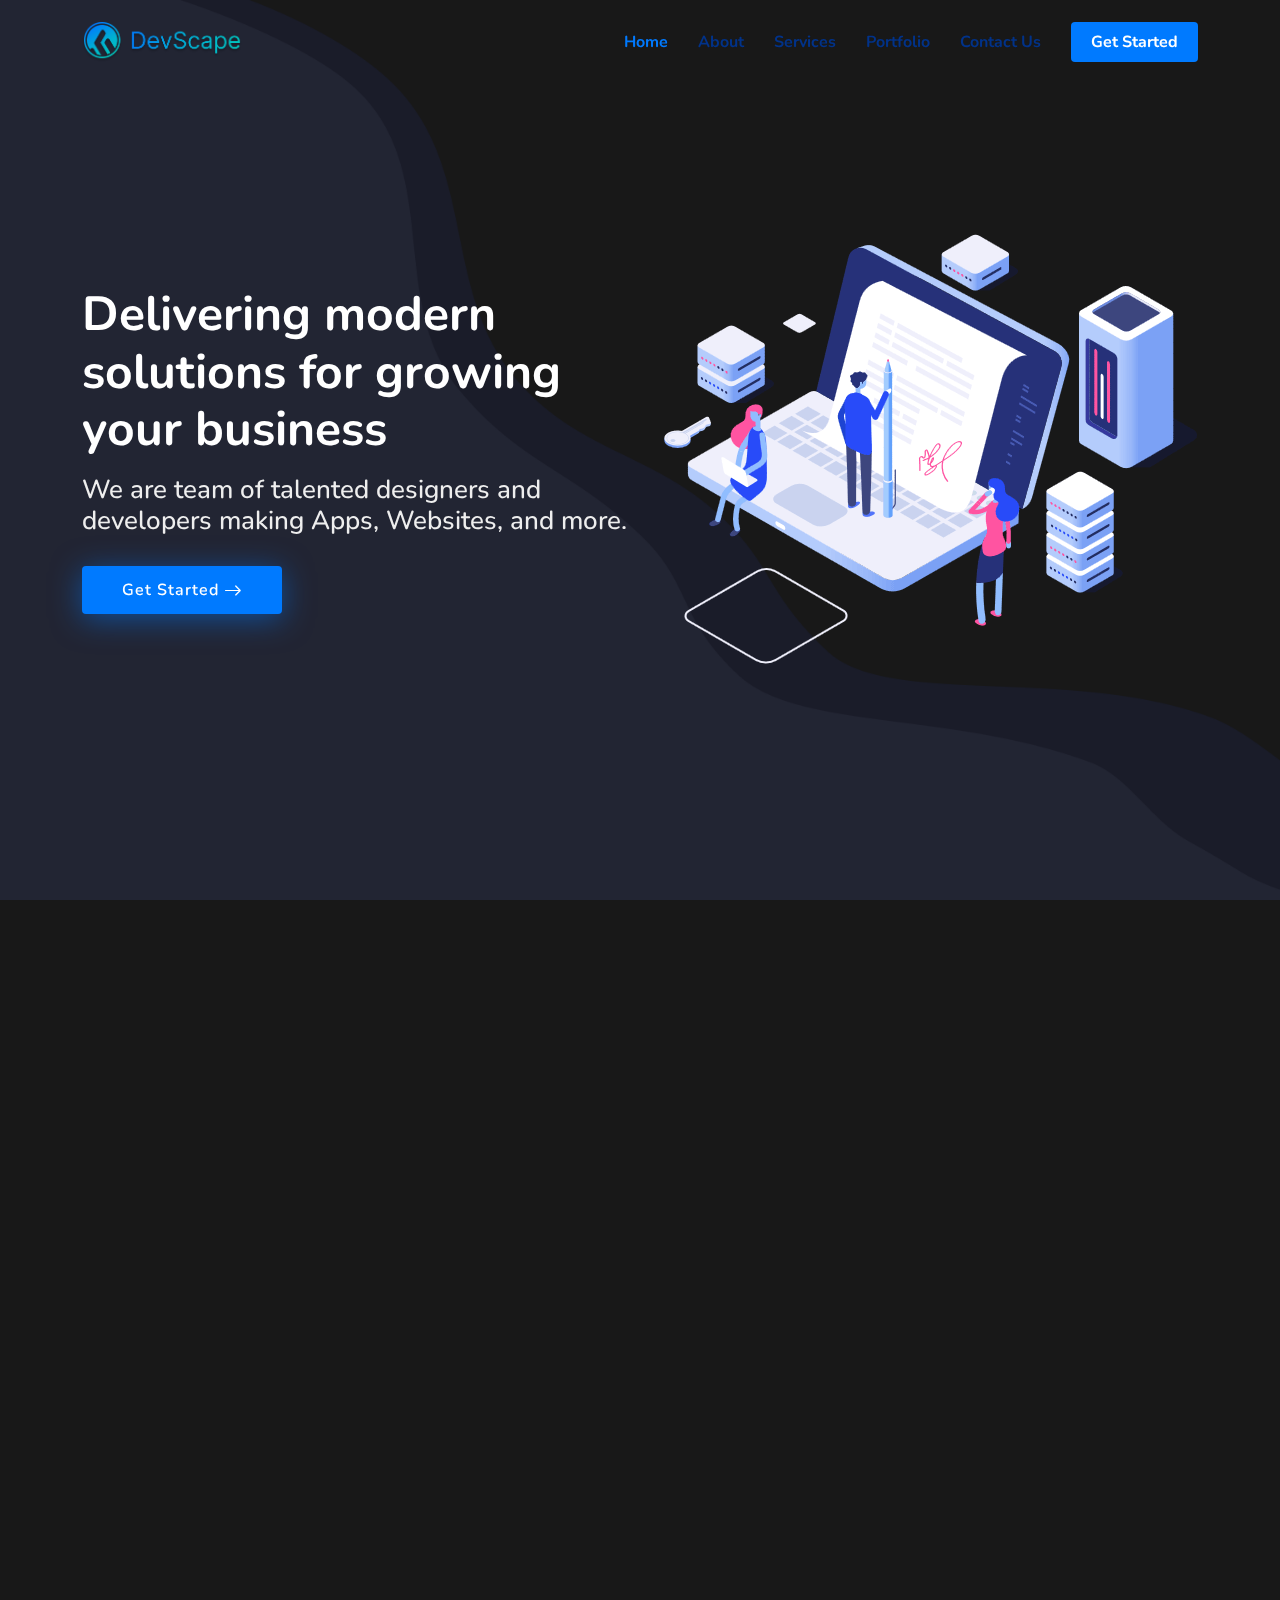
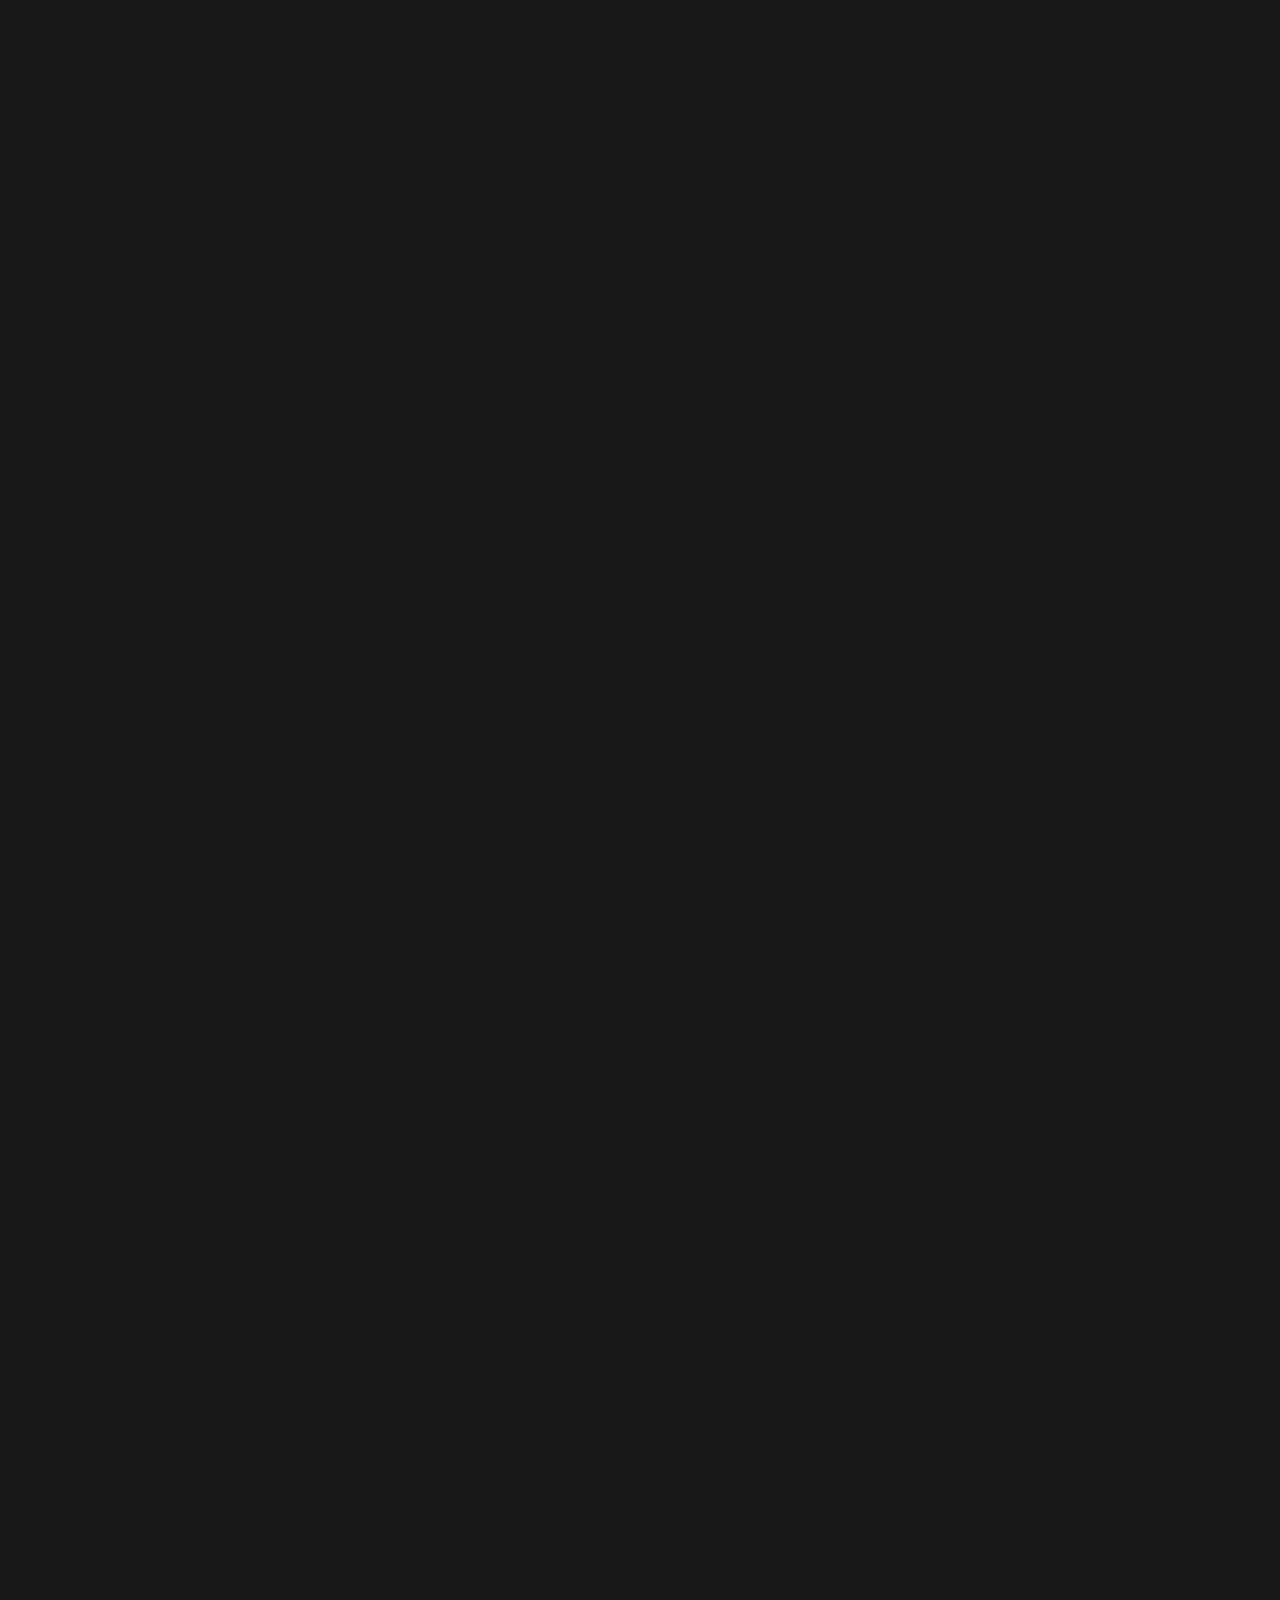
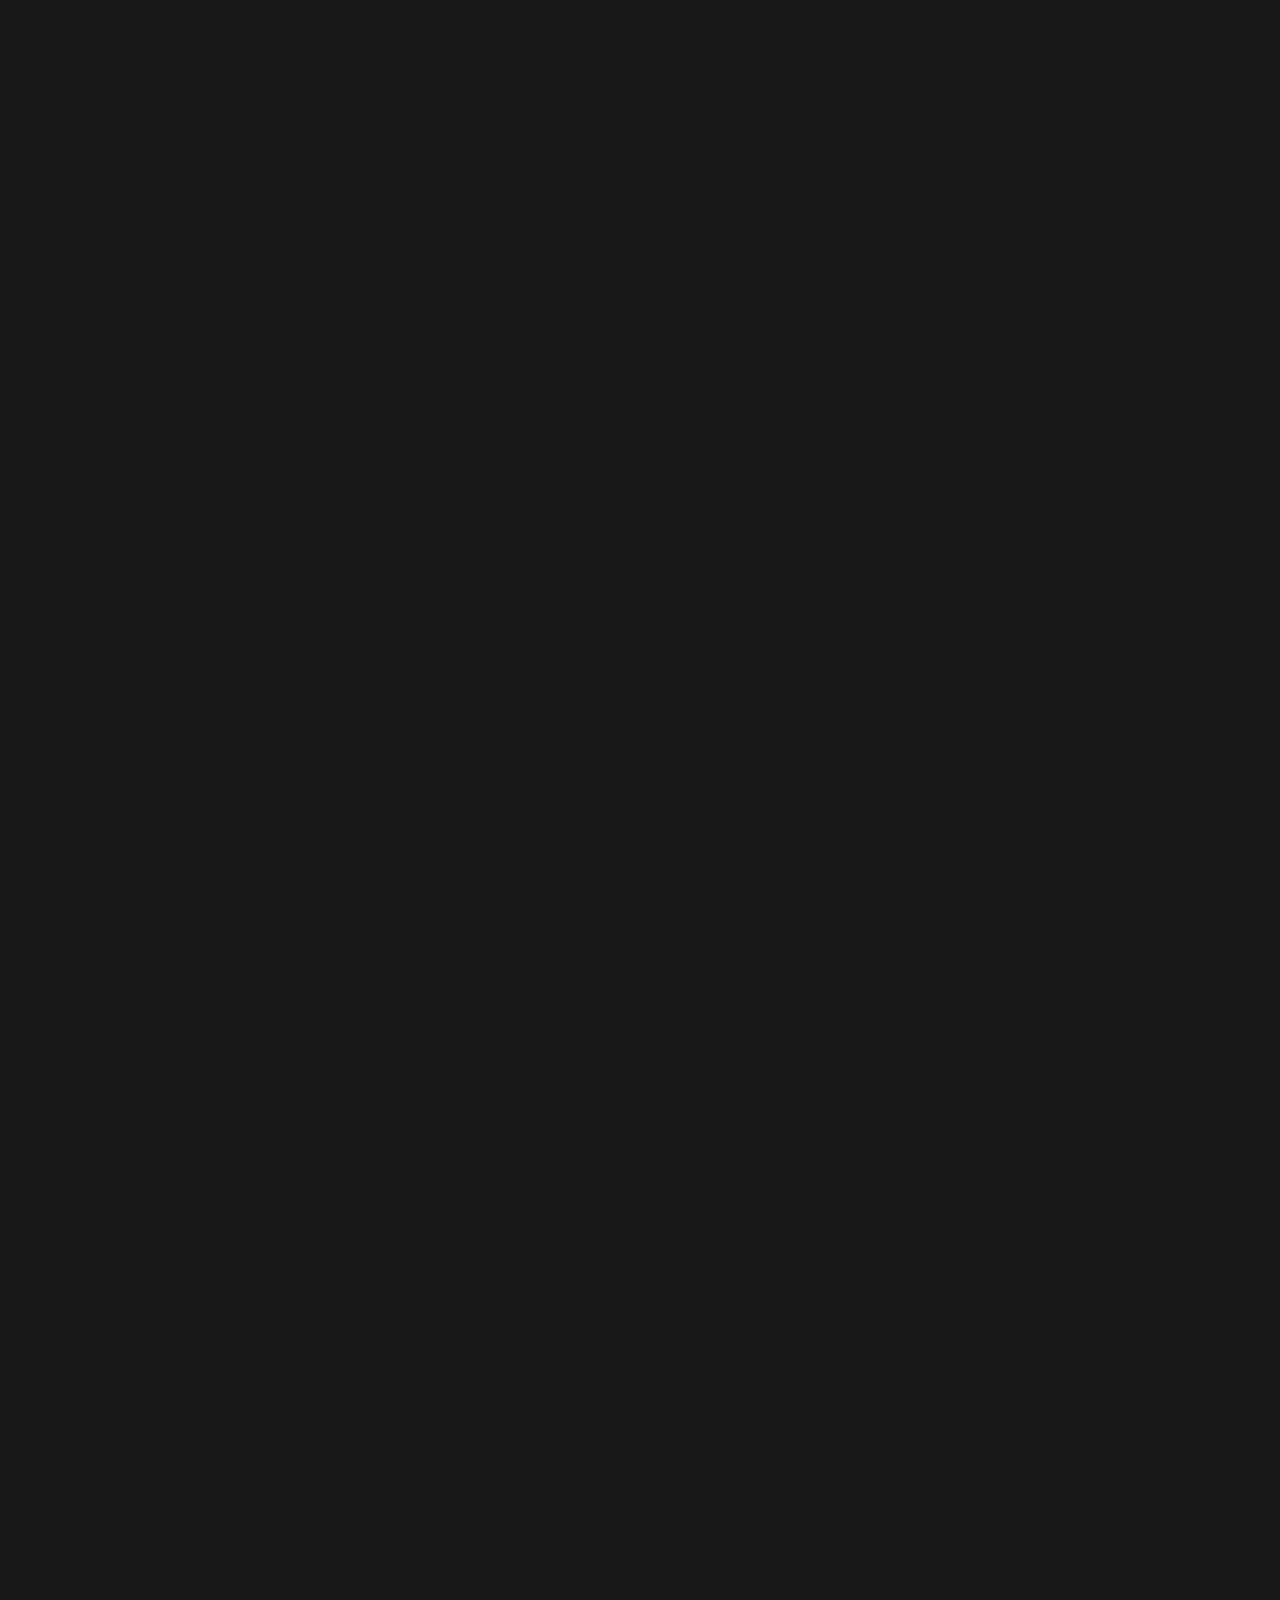
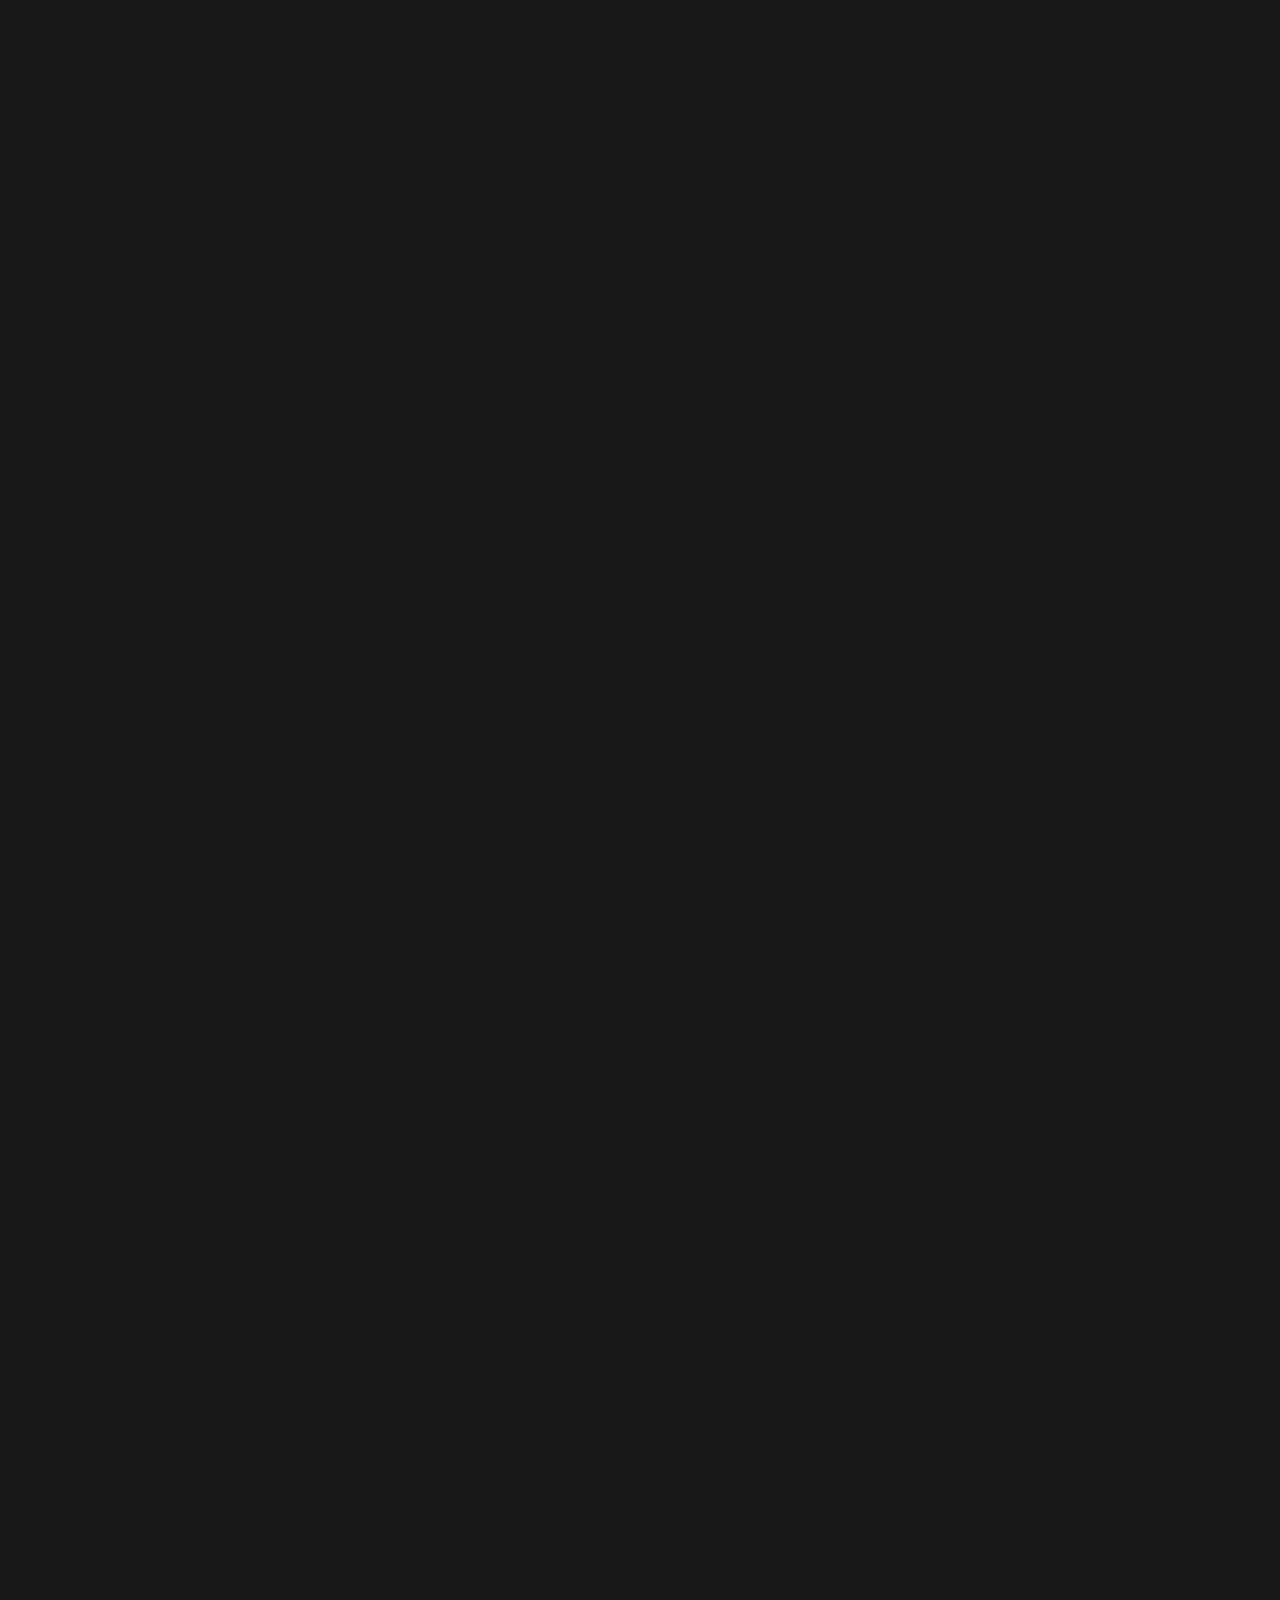
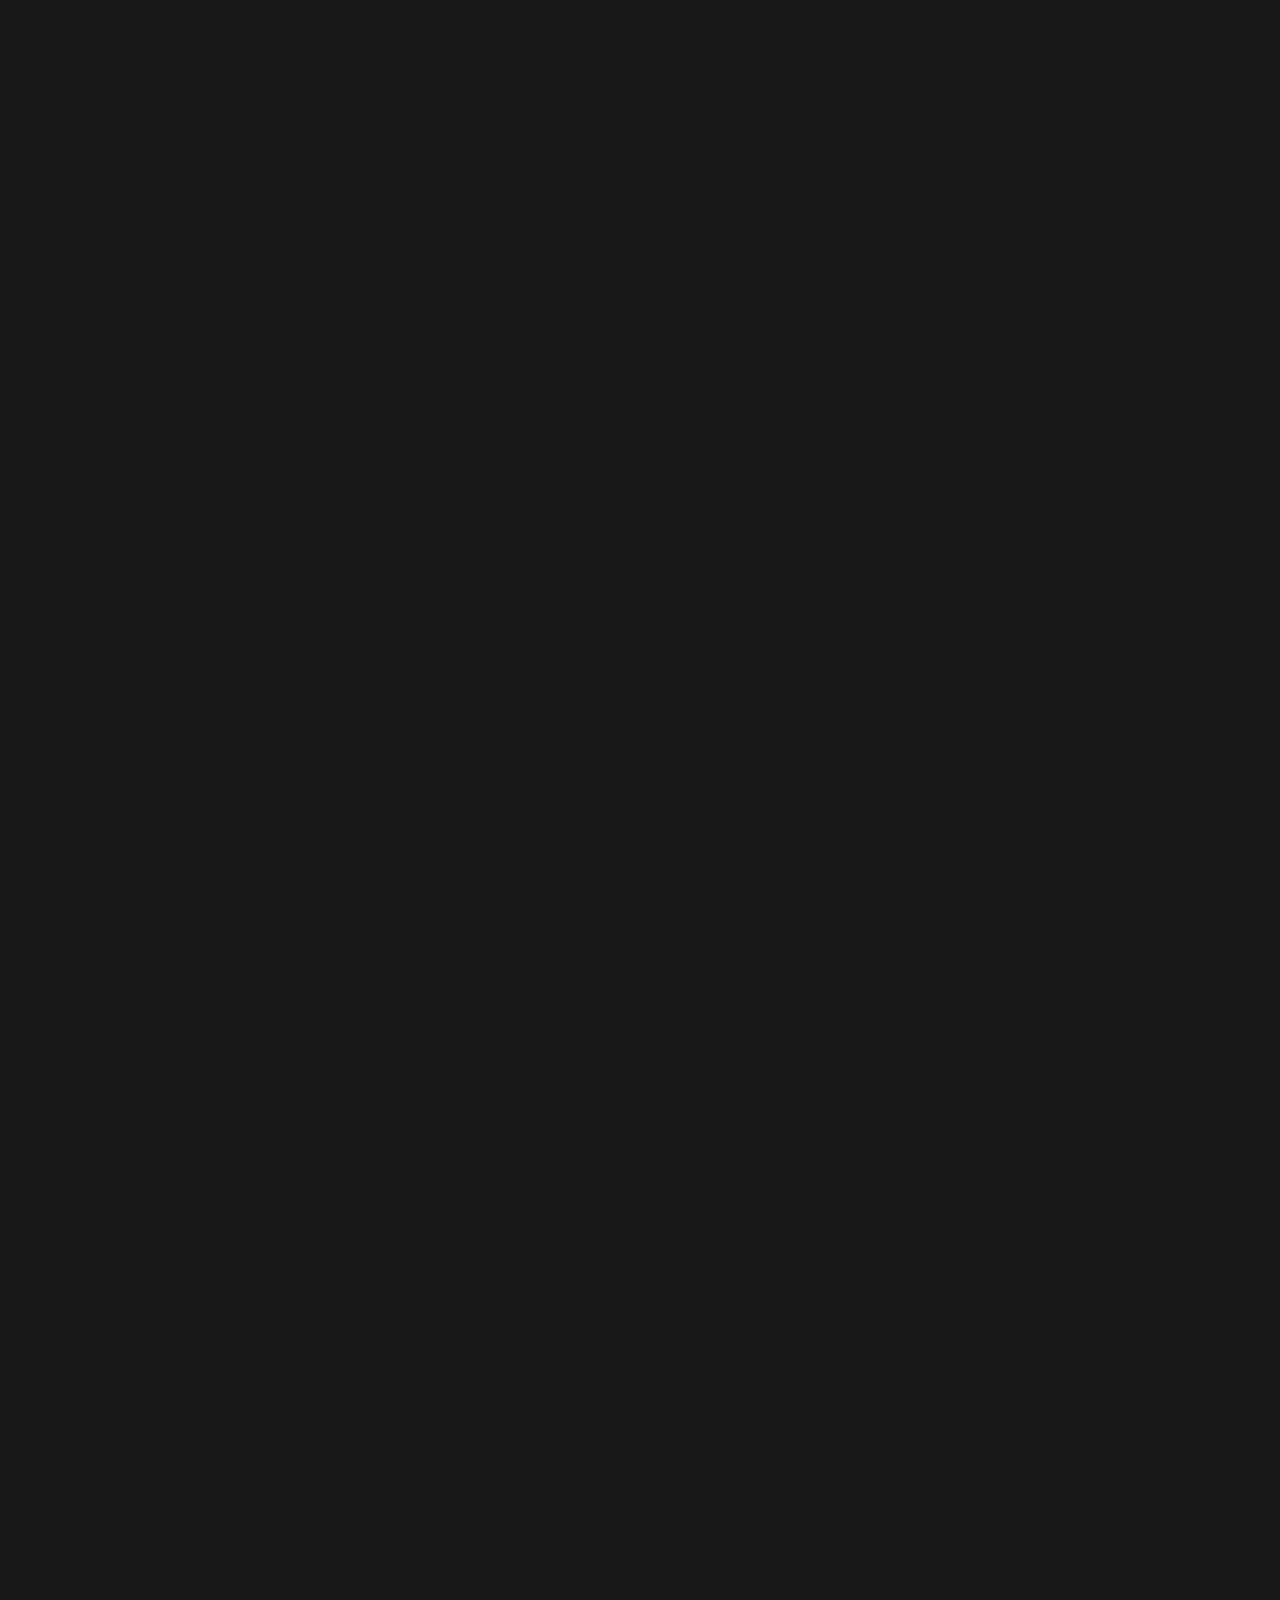
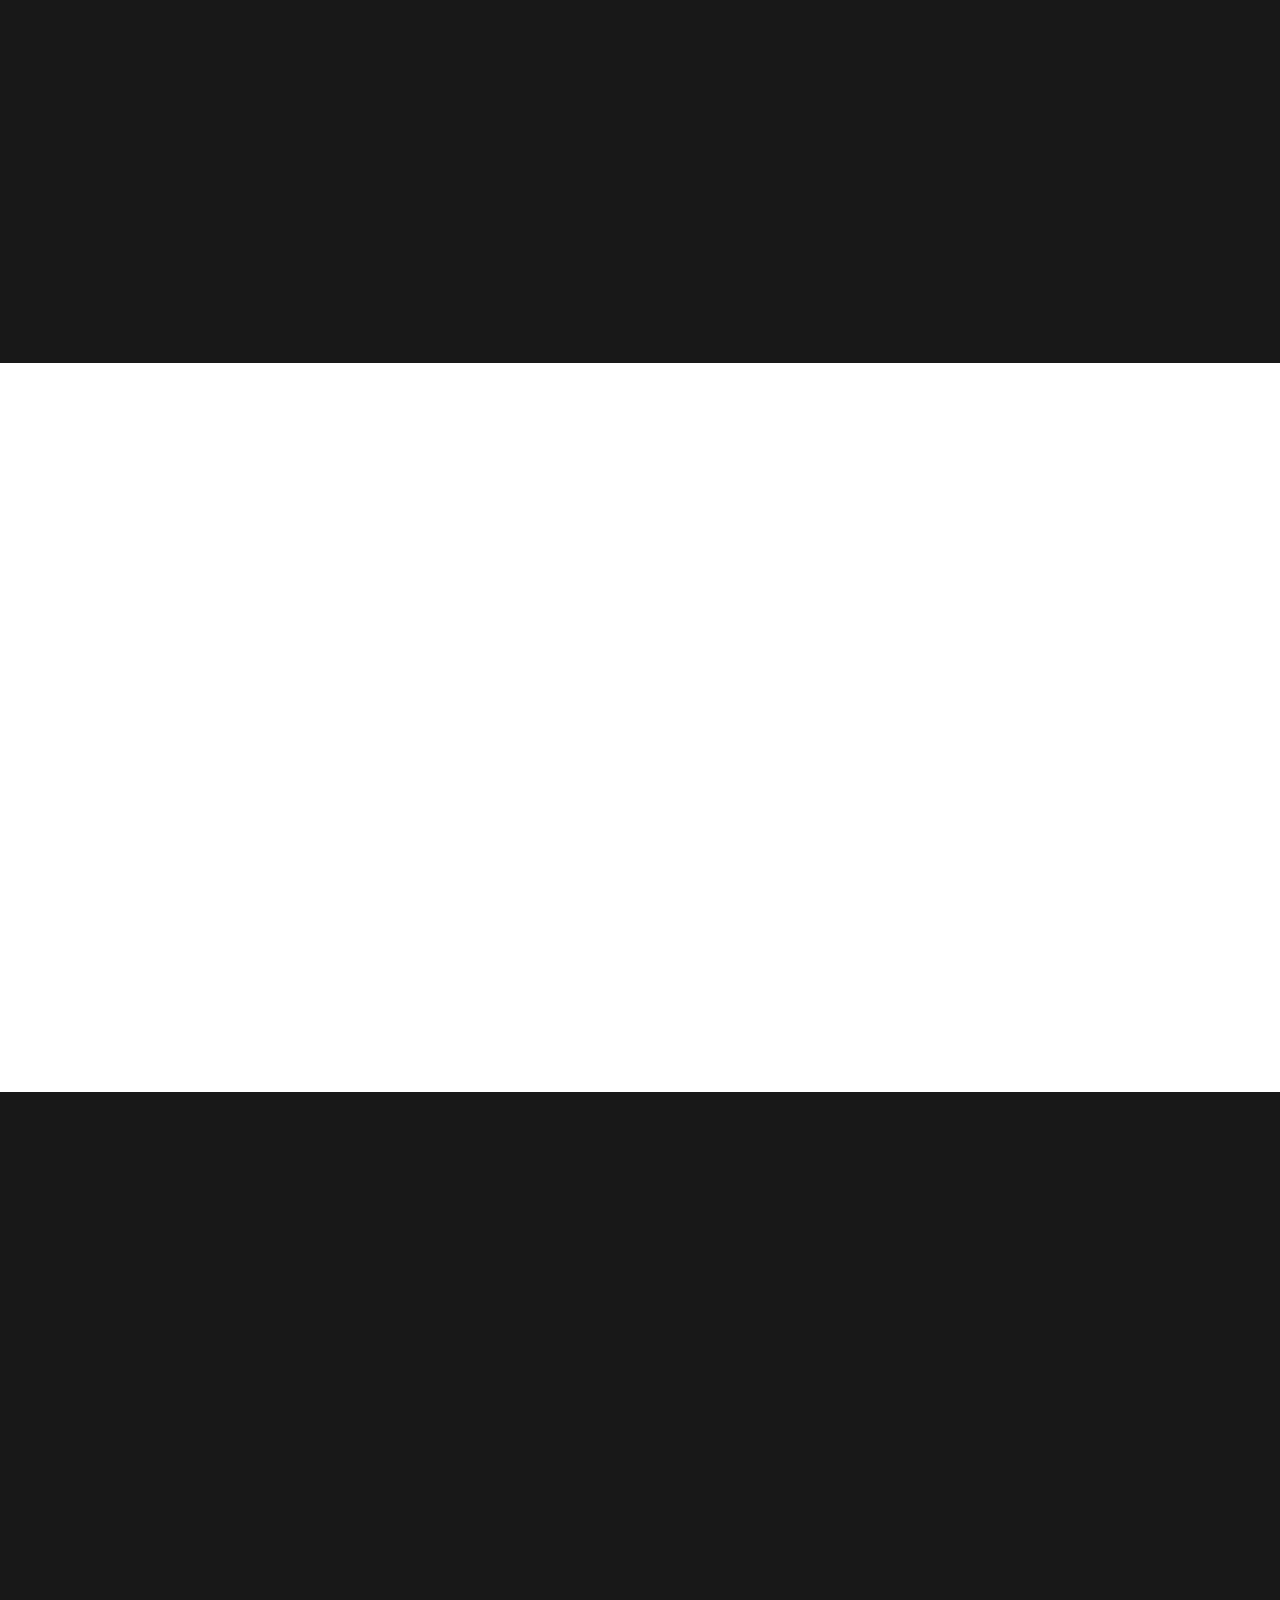
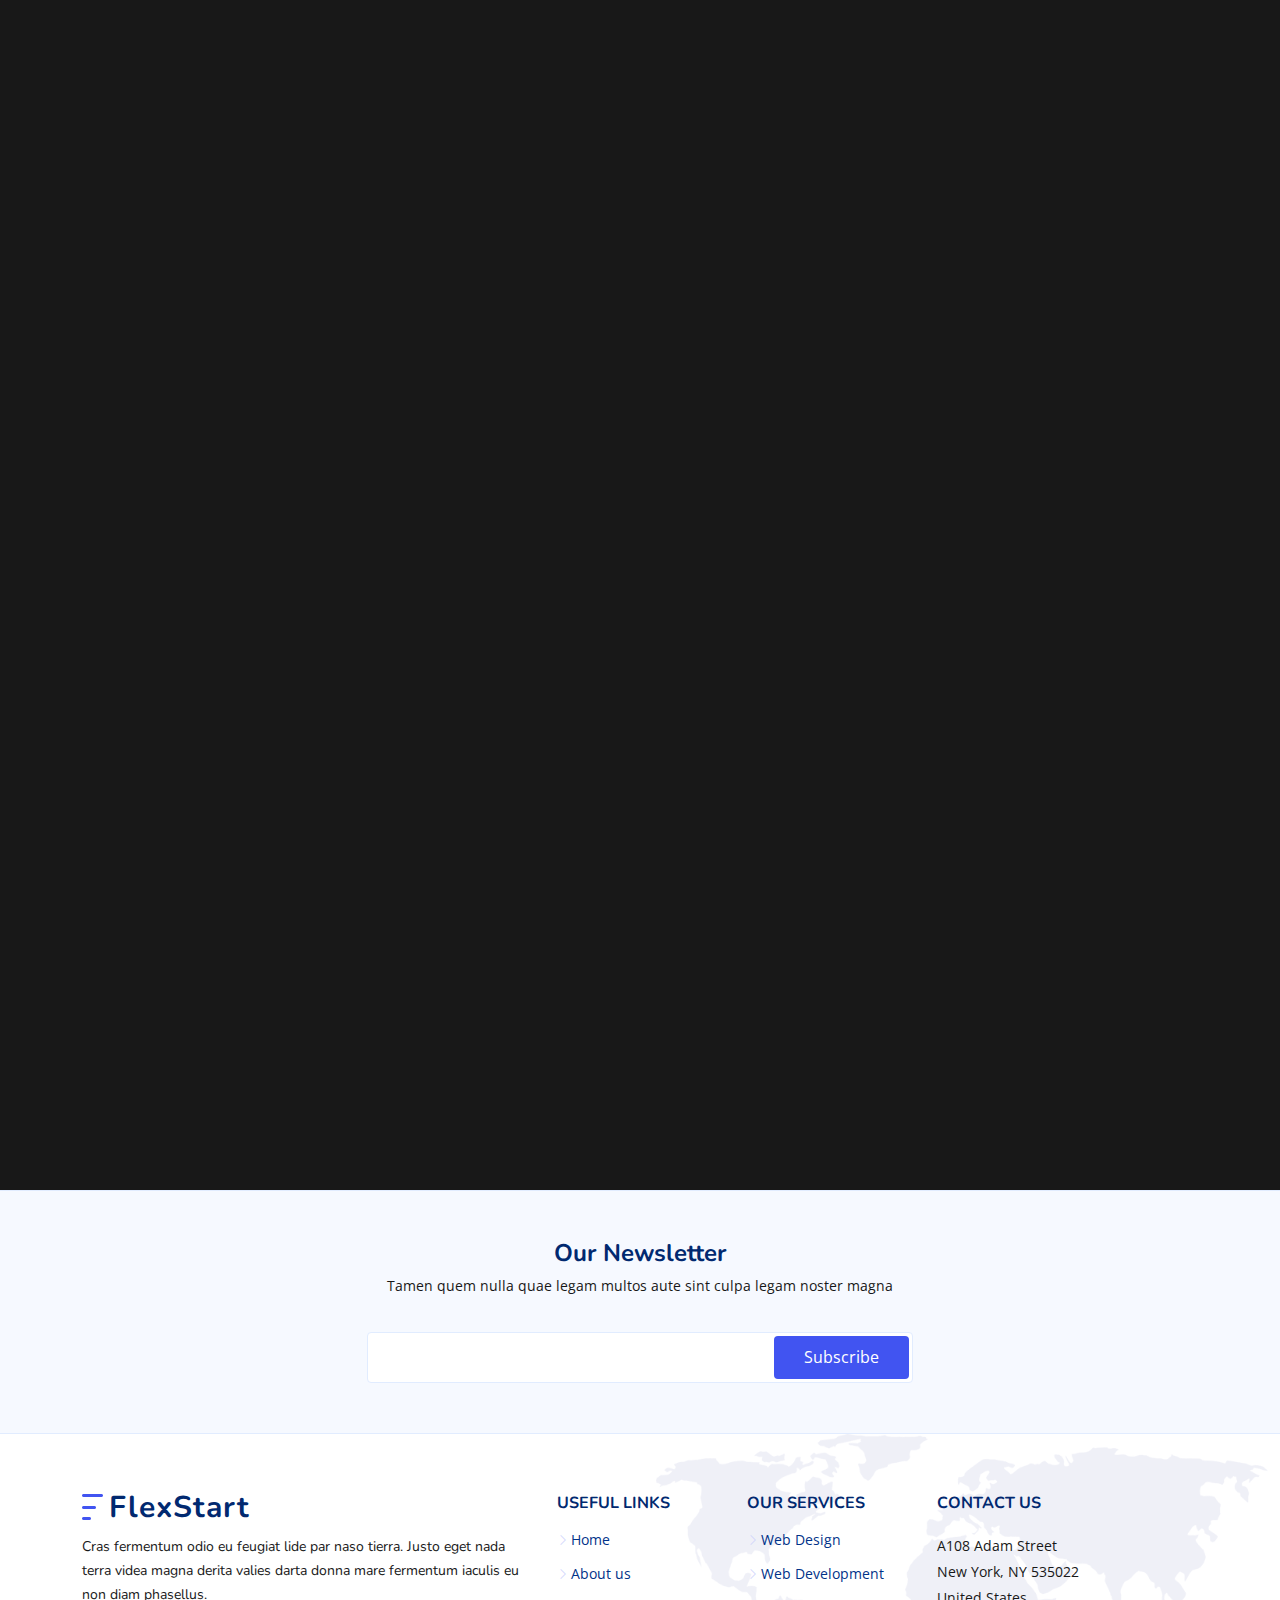
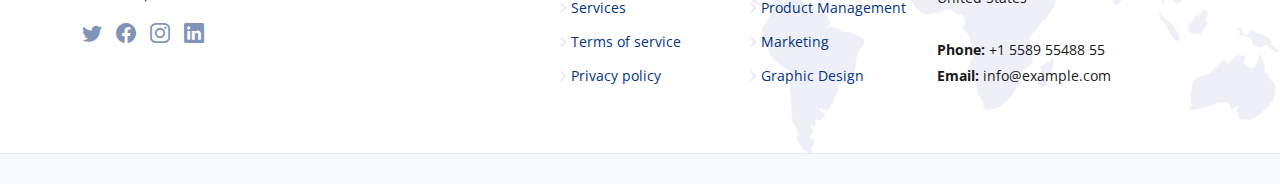
<file: index.html>
<!DOCTYPE html>
<html lang="en">

<head>
  <meta charset="utf-8">
  <meta content="width=device-width, initial-scale=1.0" name="viewport">

  <title>DevScape</title>
  <meta content="" name="description">

  <meta content="" name="keywords">

  <!-- Favicons -->
  <link href="assets/img/favicon.png" rel="icon">
  <link rel="icon" type="image/x-icon" href="assets/img/favicon.png">
  <link href="assets/img/DevLogo.png" rel="apple-touch-icon">

  <!-- Google Fonts -->
  <link href="https://fonts.googleapis.com/css?family=Open+Sans:300,300i,400,400i,600,600i,700,700i|Nunito:300,300i,400,400i,600,600i,700,700i|Poppins:300,300i,400,400i,500,500i,600,600i,700,700i" rel="stylesheet">

  <!-- Vendor CSS Files -->
  <link href="assets/vendor/aos/aos.css" rel="stylesheet">
  <link href="assets/vendor/bootstrap/css/bootstrap.min.css" rel="stylesheet">
  <link href="assets/vendor/bootstrap-icons/bootstrap-icons.css" rel="stylesheet">
  <link href="assets/vendor/glightbox/css/glightbox.min.css" rel="stylesheet">
  <link href="assets/vendor/remixicon/remixicon.css" rel="stylesheet">
  <link href="assets/vendor/swiper/swiper-bundle.min.css" rel="stylesheet">

  <!-- Template Main CSS File -->
  <link href="assets/css/style.css" rel="stylesheet">

  <!-- =======================================================
  * Template Name: FlexStart - v1.12.0
  * Template URL: https://bootstrapmade.com/flexstart-bootstrap-startup-template/
  * Author: BootstrapMade.com
  * License: https://bootstrapmade.com/license/
  ======================================================== -->
</head>

<body>

  <!-- ======= Header ======= -->
  <header id="header" class="header fixed-top">
    <div class="container-fluid container-xl d-flex align-items-center justify-content-between">

      <a href="index.html" class="logo d-flex align-items-center">
        <img src="assets/img/DevLogoWithText.png" alt="">
        <span></span>
      </a>

      <nav id="navbar" class="navbar">
        <ul>
          <li><a class="nav-link scrollto active" href="#hero">Home</a></li>
          <li><a class="nav-link scrollto" href="#about">About</a></li>
          <li><a class="nav-link scrollto" href="#services">Services</a></li>
          <li><a class="nav-link scrollto" href="#portfolio">Portfolio</a></li>
          <!--
          <li><a class="nav-link scrollto" href="#team">Team</a></li>
          <li><a href="blog.html">Blog</a></li>
          <li class="dropdown"><a href="#"><span>Drop Down</span> <i class="bi bi-chevron-down"></i></a>
            <ul>
              <li><a href="#">Drop Down 1</a></li>
              <li class="dropdown"><a href="#"><span>Deep Drop Down</span> <i class="bi bi-chevron-right"></i></a>
                <ul>
                  <li><a href="#">Deep Drop Down 1</a></li>
                  <li><a href="#">Deep Drop Down 2</a></li>
                  <li><a href="#">Deep Drop Down 3</a></li>
                  <li><a href="#">Deep Drop Down 4</a></li>
                  <li><a href="#">Deep Drop Down 5</a></li>
                </ul>
              </li>
              <li><a href="#">Drop Down 2</a></li>
              <li><a href="#">Drop Down 3</a></li>
              <li><a href="#">Drop Down 4</a></li>
            </ul>
          </li>
          -->
          <li><a class="nav-link scrollto" href="#contact">Contact Us</a></li>
          <li><a class="getstarted scrollto" href="#about">Get Started</a></li>
        </ul>
        <i class="bi bi-list mobile-nav-toggle"></i>
      </nav><!-- .navbar -->

    </div>
  </header><!-- End Header -->

  <!-- ======= Hero Section ======= -->
  <section id="hero" class="hero d-flex align-items-center">

    <div class="container">
      <div class="row">
        <div class="col-lg-6 d-flex flex-column justify-content-center">
          <h1 data-aos="fade-up">Delivering modern solutions for growing your business</h1>
          <h2 data-aos="fade-up" data-aos-delay="400">We are team of talented designers and developers making Apps, Websites, and more.</h2>
          <div data-aos="fade-up" data-aos-delay="600">
            <div class="text-center text-lg-start">
              <a href="#about" class="btn-get-started scrollto d-inline-flex align-items-center justify-content-center align-self-center">
                <span>Get Started</span>
                <i class="bi bi-arrow-right"></i>
              </a>
            </div>
          </div>
        </div>
        <div class="col-lg-6 hero-img" data-aos="zoom-out" data-aos-delay="200">
          <img src="assets/img/hero-img.png" class="img-fluid" alt="">
        </div>
      </div>
    </div>

  </section><!-- End Hero -->

  <main id="main">
    <!-- ======= About Section ======= -->
    <section id="about" class="about">

      <div class="container" data-aos="fade-up">
        <div class="row gx-0">

          <div class="col-lg-6 d-flex flex-column justify-content-center" data-aos="fade-up" data-aos-delay="200">
            <div class="content">
              <h3>Who We Are</h3>
              <h2>Expedita voluptas omnis cupiditate totam eveniet nobis sint iste. Dolores est repellat corrupti reprehenderit.</h2>
              <p>
                Quisquam vel ut sint cum eos hic dolores aperiam. Sed deserunt et. Inventore et et dolor consequatur itaque ut voluptate sed et. Magnam nam ipsum tenetur suscipit voluptatum nam et est corrupti.
              </p>
              <div class="text-center text-lg-start">
                <a href="#services" class="btn-read-more d-inline-flex align-items-center justify-content-center align-self-center">
                  <span>Read More</span>
                  <i class="bi bi-arrow-right"></i>
                </a>
              </div>
            </div>
          </div>

          <div class="col-lg-6 d-flex align-items-center" data-aos="zoom-out" data-aos-delay="200">
            <img src="assets/img/about.jpg" class="img-fluid" alt="">
          </div>

        </div>
      </div>

    </section><!-- End About Section -->

    <!-- ======= Values Section ======= -->
    <section id="values" class="values">

      <div class="container" data-aos="fade-up">

        <header class="section-header">
          <h2>Our Values</h2>
          <p>Odit est perspiciatis laborum et dicta</p>
        </header>

        <div class="row">

          <div class="col-lg-4" data-aos="fade-up" data-aos-delay="200">
            <div class="box">
              <img src="assets/img/values-1.png" class="img-fluid" alt="">
              <h3>Ad cupiditate sed est odio</h3>
              <p>Eum ad dolor et. Autem aut fugiat debitis voluptatem consequuntur sit. Et veritatis id.</p>
            </div>
          </div>

          <div class="col-lg-4 mt-4 mt-lg-0" data-aos="fade-up" data-aos-delay="400">
            <div class="box">
              <img src="assets/img/values-2.png" class="img-fluid" alt="">
              <h3>Voluptatem voluptatum alias</h3>
              <p>Repudiandae amet nihil natus in distinctio suscipit id. Doloremque ducimus ea sit non.</p>
            </div>
          </div>

          <div class="col-lg-4 mt-4 mt-lg-0" data-aos="fade-up" data-aos-delay="600">
            <div class="box">
              <img src="assets/img/values-3.png" class="img-fluid" alt="">
              <h3>Fugit cupiditate alias nobis.</h3>
              <p>Quam rem vitae est autem molestias explicabo debitis sint. Vero aliquid quidem commodi.</p>
            </div>
          </div>

        </div>

      </div>

    </section><!-- End Values Section -->

    <!-- ======= Counts Section ======= -->
    <section id="counts" class="counts">
      <div class="container" data-aos="fade-up">

        <div class="row gy-4">

          <div class="col-lg-3 col-md-6">
            <div class="count-box">
              <i class="bi bi-emoji-smile"></i>
              <div>
                <span data-purecounter-start="0" data-purecounter-end="232" data-purecounter-duration="1" class="purecounter"></span>
                <p>Happy Clients</p>
              </div>
            </div>
          </div>

          <div class="col-lg-3 col-md-6">
            <div class="count-box">
              <i class="bi bi-journal-richtext" style="color: #ee6c20;"></i>
              <div>
                <span data-purecounter-start="0" data-purecounter-end="521" data-purecounter-duration="1" class="purecounter"></span>
                <p>Projects</p>
              </div>
            </div>
          </div>

          <div class="col-lg-3 col-md-6">
            <div class="count-box">
              <i class="bi bi-headset" style="color: #15be56;"></i>
              <div>
                <span data-purecounter-start="0" data-purecounter-end="1463" data-purecounter-duration="1" class="purecounter"></span>
                <p>Hours Of Support</p>
              </div>
            </div>
          </div>

          <div class="col-lg-3 col-md-6">
            <div class="count-box">
              <i class="bi bi-people" style="color: #bb0852;"></i>
              <div>
                <span data-purecounter-start="0" data-purecounter-end="15" data-purecounter-duration="1" class="purecounter"></span>
                <p>Hard Workers</p>
              </div>
            </div>
          </div>

        </div>

      </div>
    </section><!-- End Counts Section -->

    <!-- ======= Features Section ======= -->
    <section id="features" class="features">

      <div class="container" data-aos="fade-up">

        <header class="section-header">
          <h2>Features</h2>
          <p>Laboriosam et omnis fuga quis dolor direda fara</p>
        </header>

        <div class="row">

          <div class="col-lg-6">
            <img src="assets/img/features.png" class="img-fluid" alt="">
          </div>

          <div class="col-lg-6 mt-5 mt-lg-0 d-flex">
            <div class="row align-self-center gy-4">

              <div class="col-md-6" data-aos="zoom-out" data-aos-delay="200">
                <div class="feature-box d-flex align-items-center">
                  <i class="bi bi-check"></i>
                  <h3>Eos aspernatur rem</h3>
                </div>
              </div>

              <div class="col-md-6" data-aos="zoom-out" data-aos-delay="300">
                <div class="feature-box d-flex align-items-center">
                  <i class="bi bi-check"></i>
                  <h3>Facilis neque ipsa</h3>
                </div>
              </div>

              <div class="col-md-6" data-aos="zoom-out" data-aos-delay="400">
                <div class="feature-box d-flex align-items-center">
                  <i class="bi bi-check"></i>
                  <h3>Volup amet voluptas</h3>
                </div>
              </div>

              <div class="col-md-6" data-aos="zoom-out" data-aos-delay="500">
                <div class="feature-box d-flex align-items-center">
                  <i class="bi bi-check"></i>
                  <h3>Rerum omnis sint</h3>
                </div>
              </div>

              <div class="col-md-6" data-aos="zoom-out" data-aos-delay="600">
                <div class="feature-box d-flex align-items-center">
                  <i class="bi bi-check"></i>
                  <h3>Alias possimus</h3>
                </div>
              </div>

              <div class="col-md-6" data-aos="zoom-out" data-aos-delay="700">
                <div class="feature-box d-flex align-items-center">
                  <i class="bi bi-check"></i>
                  <h3>Repellendus mollitia</h3>
                </div>
              </div>

            </div>
          </div>

        </div> <!-- / row -->

        <!-- Feature Tabs -->
        <div class="row feture-tabs" data-aos="fade-up">
          <div class="col-lg-6">
            <h3>Neque officiis dolore maiores et exercitationem quae est seda lidera pat claero</h3>

            <!-- Tabs -->
            <ul class="nav nav-pills mb-3">
              <li>
                <a class="nav-link active" data-bs-toggle="pill" href="#tab1">Saepe fuga</a>
              </li>
              <li>
                <a class="nav-link" data-bs-toggle="pill" href="#tab2">Voluptates</a>
              </li>
              <li>
                <a class="nav-link" data-bs-toggle="pill" href="#tab3">Corrupti</a>
              </li>
            </ul><!-- End Tabs -->

            <!-- Tab Content -->
            <div class="tab-content">

              <div class="tab-pane fade show active" id="tab1">
                <p>Consequuntur inventore voluptates consequatur aut vel et. Eos doloribus expedita. Sapiente atque consequatur minima nihil quae aspernatur quo suscipit voluptatem.</p>
                <div class="d-flex align-items-center mb-2">
                  <i class="bi bi-check2"></i>
                  <h4>Repudiandae rerum velit modi et officia quasi facilis</h4>
                </div>
                <p>Laborum omnis voluptates voluptas qui sit aliquam blanditiis. Sapiente minima commodi dolorum non eveniet magni quaerat nemo et.</p>
                <div class="d-flex align-items-center mb-2">
                  <i class="bi bi-check2"></i>
                  <h4>Incidunt non veritatis illum ea ut nisi</h4>
                </div>
                <p>Non quod totam minus repellendus autem sint velit. Rerum debitis facere soluta tenetur. Iure molestiae assumenda sunt qui inventore eligendi voluptates nisi at. Dolorem quo tempora. Quia et perferendis.</p>
              </div><!-- End Tab 1 Content -->

              <div class="tab-pane fade show" id="tab2">
                <p>Consequuntur inventore voluptates consequatur aut vel et. Eos doloribus expedita. Sapiente atque consequatur minima nihil quae aspernatur quo suscipit voluptatem.</p>
                <div class="d-flex align-items-center mb-2">
                  <i class="bi bi-check2"></i>
                  <h4>Repudiandae rerum velit modi et officia quasi facilis</h4>
                </div>
                <p>Laborum omnis voluptates voluptas qui sit aliquam blanditiis. Sapiente minima commodi dolorum non eveniet magni quaerat nemo et.</p>
                <div class="d-flex align-items-center mb-2">
                  <i class="bi bi-check2"></i>
                  <h4>Incidunt non veritatis illum ea ut nisi</h4>
                </div>
                <p>Non quod totam minus repellendus autem sint velit. Rerum debitis facere soluta tenetur. Iure molestiae assumenda sunt qui inventore eligendi voluptates nisi at. Dolorem quo tempora. Quia et perferendis.</p>
              </div><!-- End Tab 2 Content -->

              <div class="tab-pane fade show" id="tab3">
                <p>Consequuntur inventore voluptates consequatur aut vel et. Eos doloribus expedita. Sapiente atque consequatur minima nihil quae aspernatur quo suscipit voluptatem.</p>
                <div class="d-flex align-items-center mb-2">
                  <i class="bi bi-check2"></i>
                  <h4>Repudiandae rerum velit modi et officia quasi facilis</h4>
                </div>
                <p>Laborum omnis voluptates voluptas qui sit aliquam blanditiis. Sapiente minima commodi dolorum non eveniet magni quaerat nemo et.</p>
                <div class="d-flex align-items-center mb-2">
                  <i class="bi bi-check2"></i>
                  <h4>Incidunt non veritatis illum ea ut nisi</h4>
                </div>
                <p>Non quod totam minus repellendus autem sint velit. Rerum debitis facere soluta tenetur. Iure molestiae assumenda sunt qui inventore eligendi voluptates nisi at. Dolorem quo tempora. Quia et perferendis.</p>
              </div><!-- End Tab 3 Content -->

            </div>

          </div>

          <div class="col-lg-6">
            <img src="assets/img/features-2.png" class="img-fluid" alt="">
          </div>

        </div><!-- End Feature Tabs -->

        <!-- Feature Icons -->
        <div class="row feature-icons" data-aos="fade-up">
          <h3>Ratione mollitia eos ab laudantium rerum beatae quo</h3>

          <div class="row">

            <div class="col-xl-4 text-center" data-aos="fade-right" data-aos-delay="100">
              <img src="assets/img/features-3.png" class="img-fluid p-4" alt="">
            </div>

            <div class="col-xl-8 d-flex content">
              <div class="row align-self-center gy-4">

                <div class="col-md-6 icon-box" data-aos="fade-up">
                  <i class="ri-line-chart-line"></i>
                  <div>
                    <h4>Corporis voluptates sit</h4>
                    <p>Consequuntur sunt aut quasi enim aliquam quae harum pariatur laboris nisi ut aliquip</p>
                  </div>
                </div>

                <div class="col-md-6 icon-box" data-aos="fade-up" data-aos-delay="100">
                  <i class="ri-stack-line"></i>
                  <div>
                    <h4>Ullamco laboris nisi</h4>
                    <p>Excepteur sint occaecat cupidatat non proident, sunt in culpa qui officia deserunt</p>
                  </div>
                </div>

                <div class="col-md-6 icon-box" data-aos="fade-up" data-aos-delay="200">
                  <i class="ri-brush-4-line"></i>
                  <div>
                    <h4>Labore consequatur</h4>
                    <p>Aut suscipit aut cum nemo deleniti aut omnis. Doloribus ut maiores omnis facere</p>
                  </div>
                </div>

                <div class="col-md-6 icon-box" data-aos="fade-up" data-aos-delay="300">
                  <i class="ri-magic-line"></i>
                  <div>
                    <h4>Beatae veritatis</h4>
                    <p>Expedita veritatis consequuntur nihil tempore laudantium vitae denat pacta</p>
                  </div>
                </div>

                <div class="col-md-6 icon-box" data-aos="fade-up" data-aos-delay="400">
                  <i class="ri-command-line"></i>
                  <div>
                    <h4>Molestiae dolor</h4>
                    <p>Et fuga et deserunt et enim. Dolorem architecto ratione tensa raptor marte</p>
                  </div>
                </div>

                <div class="col-md-6 icon-box" data-aos="fade-up" data-aos-delay="500">
                  <i class="ri-radar-line"></i>
                  <div>
                    <h4>Explicabo consectetur</h4>
                    <p>Est autem dicta beatae suscipit. Sint veritatis et sit quasi ab aut inventore</p>
                  </div>
                </div>

              </div>
            </div>

          </div>

        </div><!-- End Feature Icons -->

      </div>

    </section><!-- End Features Section -->

    <!-- ======= Services Section ======= -->
    <section id="services" class="services">

      <div class="container" data-aos="fade-up">

        <header class="section-header">
          <h2>Services</h2>
          <p>Veritatis et dolores facere numquam et praesentium</p>
        </header>

        <div class="row gy-4">

          <div class="col-lg-4 col-md-6" data-aos="fade-up" data-aos-delay="200">
            <div class="service-box blue">
              <i class="ri-discuss-line icon"></i>
              <h3>Nesciunt Mete</h3>
              <p>Provident nihil minus qui consequatur non omnis maiores. Eos accusantium minus dolores iure perferendis tempore et consequatur.</p>
              <a href="#" class="read-more"><span>Read More</span> <i class="bi bi-arrow-right"></i></a>
            </div>
          </div>

          <div class="col-lg-4 col-md-6" data-aos="fade-up" data-aos-delay="300">
            <div class="service-box orange">
              <i class="ri-discuss-line icon"></i>
              <h3>Eosle Commodi</h3>
              <p>Ut autem aut autem non a. Sint sint sit facilis nam iusto sint. Libero corrupti neque eum hic non ut nesciunt dolorem.</p>
              <a href="#" class="read-more"><span>Read More</span> <i class="bi bi-arrow-right"></i></a>
            </div>
          </div>

          <div class="col-lg-4 col-md-6" data-aos="fade-up" data-aos-delay="400">
            <div class="service-box green">
              <i class="ri-discuss-line icon"></i>
              <h3>Ledo Markt</h3>
              <p>Ut excepturi voluptatem nisi sed. Quidem fuga consequatur. Minus ea aut. Vel qui id voluptas adipisci eos earum corrupti.</p>
              <a href="#" class="read-more"><span>Read More</span> <i class="bi bi-arrow-right"></i></a>
            </div>
          </div>

          <div class="col-lg-4 col-md-6" data-aos="fade-up" data-aos-delay="500">
            <div class="service-box red">
              <i class="ri-discuss-line icon"></i>
              <h3>Asperiores Commodi</h3>
              <p>Non et temporibus minus omnis sed dolor esse consequatur. Cupiditate sed error ea fuga sit provident adipisci neque.</p>
              <a href="#" class="read-more"><span>Read More</span> <i class="bi bi-arrow-right"></i></a>
            </div>
          </div>

          <div class="col-lg-4 col-md-6" data-aos="fade-up" data-aos-delay="600">
            <div class="service-box purple">
              <i class="ri-discuss-line icon"></i>
              <h3>Velit Doloremque.</h3>
              <p>Cumque et suscipit saepe. Est maiores autem enim facilis ut aut ipsam corporis aut. Sed animi at autem alias eius labore.</p>
              <a href="#" class="read-more"><span>Read More</span> <i class="bi bi-arrow-right"></i></a>
            </div>
          </div>

          <div class="col-lg-4 col-md-6" data-aos="fade-up" data-aos-delay="700">
            <div class="service-box pink">
              <i class="ri-discuss-line icon"></i>
              <h3>Dolori Architecto</h3>
              <p>Hic molestias ea quibusdam eos. Fugiat enim doloremque aut neque non et debitis iure. Corrupti recusandae ducimus enim.</p>
              <a href="#" class="read-more"><span>Read More</span> <i class="bi bi-arrow-right"></i></a>
            </div>
          </div>

        </div>

      </div>

    </section><!-- End Services Section -->

    <!-- ======= Pricing Section ======= -->
    <section id="pricing" class="pricing">

      <div class="container" data-aos="fade-up">

        <header class="section-header">
          <h2>Pricing</h2>
          <p>Check our Pricing</p>
        </header>

        <div class="row gy-4" data-aos="fade-left">

          <div class="col-lg-3 col-md-6" data-aos="zoom-in" data-aos-delay="100">
            <div class="box">
              <h3 style="color: #07d5c0;">Free Plan</h3>
              <div class="price"><sup>$</sup>0<span> / mo</span></div>
              <img src="assets/img/pricing-free.png" class="img-fluid" alt="">
              <ul>
                <li>Aida dere</li>
                <li>Nec feugiat nisl</li>
                <li>Nulla at volutpat dola</li>
                <li class="na">Pharetra massa</li>
                <li class="na">Massa ultricies mi</li>
              </ul>
              <a href="#" class="btn-buy">Buy Now</a>
            </div>
          </div>

          <div class="col-lg-3 col-md-6" data-aos="zoom-in" data-aos-delay="200">
            <div class="box">
              <span class="featured">Featured</span>
              <h3 style="color: #65c600;">Starter Plan</h3>
              <div class="price"><sup>$</sup>19<span> / mo</span></div>
              <img src="assets/img/pricing-starter.png" class="img-fluid" alt="">
              <ul>
                <li>Aida dere</li>
                <li>Nec feugiat nisl</li>
                <li>Nulla at volutpat dola</li>
                <li>Pharetra massa</li>
                <li class="na">Massa ultricies mi</li>
              </ul>
              <a href="#" class="btn-buy">Buy Now</a>
            </div>
          </div>

          <div class="col-lg-3 col-md-6" data-aos="zoom-in" data-aos-delay="300">
            <div class="box">
              <h3 style="color: #ff901c;">Business Plan</h3>
              <div class="price"><sup>$</sup>29<span> / mo</span></div>
              <img src="assets/img/pricing-business.png" class="img-fluid" alt="">
              <ul>
                <li>Aida dere</li>
                <li>Nec feugiat nisl</li>
                <li>Nulla at volutpat dola</li>
                <li>Pharetra massa</li>
                <li>Massa ultricies mi</li>
              </ul>
              <a href="#" class="btn-buy">Buy Now</a>
            </div>
          </div>

          <div class="col-lg-3 col-md-6" data-aos="zoom-in" data-aos-delay="400">
            <div class="box">
              <h3 style="color: #ff0071;">Ultimate Plan</h3>
              <div class="price"><sup>$</sup>49<span> / mo</span></div>
              <img src="assets/img/pricing-ultimate.png" class="img-fluid" alt="">
              <ul>
                <li>Aida dere</li>
                <li>Nec feugiat nisl</li>
                <li>Nulla at volutpat dola</li>
                <li>Pharetra massa</li>
                <li>Massa ultricies mi</li>
              </ul>
              <a href="#" class="btn-buy">Buy Now</a>
            </div>
          </div>

        </div>

      </div>

    </section><!-- End Pricing Section -->

    <!-- ======= F.A.Q Section ======= -->
    <section id="faq" class="faq">

      <div class="container" data-aos="fade-up">

        <header class="section-header">
          <h2>F.A.Q</h2>
          <p>Frequently Asked Questions</p>
        </header>

        <div class="row">
          <div class="col-lg-6">
            <!-- F.A.Q List 1-->
            <div class="accordion accordion-flush" id="faqlist1">
              <div class="accordion-item">
                <h2 class="accordion-header">
                  <button class="accordion-button collapsed" type="button" data-bs-toggle="collapse" data-bs-target="#faq-content-1">
                    Non consectetur a erat nam at lectus urna duis?
                  </button>
                </h2>
                <div id="faq-content-1" class="accordion-collapse collapse" data-bs-parent="#faqlist1">
                  <div class="accordion-body">
                    Feugiat pretium nibh ipsum consequat. Tempus iaculis urna id volutpat lacus laoreet non curabitur gravida. Venenatis lectus magna fringilla urna porttitor rhoncus dolor purus non.
                  </div>
                </div>
              </div>

              <div class="accordion-item">
                <h2 class="accordion-header">
                  <button class="accordion-button collapsed" type="button" data-bs-toggle="collapse" data-bs-target="#faq-content-2">
                    Feugiat scelerisque varius morbi enim nunc faucibus a pellentesque?
                  </button>
                </h2>
                <div id="faq-content-2" class="accordion-collapse collapse" data-bs-parent="#faqlist1">
                  <div class="accordion-body">
                    Dolor sit amet consectetur adipiscing elit pellentesque habitant morbi. Id interdum velit laoreet id donec ultrices. Fringilla phasellus faucibus scelerisque eleifend donec pretium. Est pellentesque elit ullamcorper dignissim. Mauris ultrices eros in cursus turpis massa tincidunt dui.
                  </div>
                </div>
              </div>

              <div class="accordion-item">
                <h2 class="accordion-header">
                  <button class="accordion-button collapsed" type="button" data-bs-toggle="collapse" data-bs-target="#faq-content-3">
                    Dolor sit amet consectetur adipiscing elit pellentesque habitant morbi?
                  </button>
                </h2>
                <div id="faq-content-3" class="accordion-collapse collapse" data-bs-parent="#faqlist1">
                  <div class="accordion-body">
                    Eleifend mi in nulla posuere sollicitudin aliquam ultrices sagittis orci. Faucibus pulvinar elementum integer enim. Sem nulla pharetra diam sit amet nisl suscipit. Rutrum tellus pellentesque eu tincidunt. Lectus urna duis convallis convallis tellus. Urna molestie at elementum eu facilisis sed odio morbi quis
                  </div>
                </div>
              </div>

            </div>
          </div>

          <div class="col-lg-6">

            <!-- F.A.Q List 2-->
            <div class="accordion accordion-flush" id="faqlist2">

              <div class="accordion-item">
                <h2 class="accordion-header">
                  <button class="accordion-button collapsed" type="button" data-bs-toggle="collapse" data-bs-target="#faq2-content-1">
                    Ac odio tempor orci dapibus. Aliquam eleifend mi in nulla?
                  </button>
                </h2>
                <div id="faq2-content-1" class="accordion-collapse collapse" data-bs-parent="#faqlist2">
                  <div class="accordion-body">
                    Dolor sit amet consectetur adipiscing elit pellentesque habitant morbi. Id interdum velit laoreet id donec ultrices. Fringilla phasellus faucibus scelerisque eleifend donec pretium. Est pellentesque elit ullamcorper dignissim. Mauris ultrices eros in cursus turpis massa tincidunt dui.
                  </div>
                </div>
              </div>

              <div class="accordion-item">
                <h2 class="accordion-header">
                  <button class="accordion-button collapsed" type="button" data-bs-toggle="collapse" data-bs-target="#faq2-content-2">
                    Tempus quam pellentesque nec nam aliquam sem et tortor consequat?
                  </button>
                </h2>
                <div id="faq2-content-2" class="accordion-collapse collapse" data-bs-parent="#faqlist2">
                  <div class="accordion-body">
                    Molestie a iaculis at erat pellentesque adipiscing commodo. Dignissim suspendisse in est ante in. Nunc vel risus commodo viverra maecenas accumsan. Sit amet nisl suscipit adipiscing bibendum est. Purus gravida quis blandit turpis cursus in
                  </div>
                </div>
              </div>

              <div class="accordion-item">
                <h2 class="accordion-header">
                  <button class="accordion-button collapsed" type="button" data-bs-toggle="collapse" data-bs-target="#faq2-content-3">
                    Varius vel pharetra vel turpis nunc eget lorem dolor?
                  </button>
                </h2>
                <div id="faq2-content-3" class="accordion-collapse collapse" data-bs-parent="#faqlist2">
                  <div class="accordion-body">
                    Laoreet sit amet cursus sit amet dictum sit amet justo. Mauris vitae ultricies leo integer malesuada nunc vel. Tincidunt eget nullam non nisi est sit amet. Turpis nunc eget lorem dolor sed. Ut venenatis tellus in metus vulputate eu scelerisque. Pellentesque diam volutpat commodo sed egestas egestas fringilla phasellus faucibus. Nibh tellus molestie nunc non blandit massa enim nec.
                  </div>
                </div>
              </div>

            </div>
          </div>

        </div>

      </div>

    </section><!-- End F.A.Q Section -->

    <!-- ======= Portfolio Section ======= -->
    <section id="portfolio" class="portfolio">

      <div class="container" data-aos="fade-up">

        <header class="section-header">
          <h2>Portfolio</h2>
          <p>Check our latest work</p>
        </header>

        <div class="row" data-aos="fade-up" data-aos-delay="100">
          <div class="col-lg-12 d-flex justify-content-center">
            <ul id="portfolio-flters">
              <li data-filter="*" class="filter-active">All</li>
              <li data-filter=".filter-app">App</li>
              <li data-filter=".filter-card">Card</li>
              <li data-filter=".filter-web">Web</li>
            </ul>
          </div>
        </div>

        <div class="row gy-4 portfolio-container" data-aos="fade-up" data-aos-delay="200">

          <div class="col-lg-4 col-md-6 portfolio-item filter-app">
            <div class="portfolio-wrap">
              <img src="assets/img/portfolio/portfolio-1.jpg" class="img-fluid" alt="">
              <div class="portfolio-info">
                <h4>App 1</h4>
                <p>App</p>
                <div class="portfolio-links">
                  <a href="assets/img/portfolio/portfolio-1.jpg" data-gallery="portfolioGallery" class="portfokio-lightbox" title="App 1"><i class="bi bi-plus"></i></a>
                  <a href="portfolio-details.html" title="More Details"><i class="bi bi-link"></i></a>
                </div>
              </div>
            </div>
          </div>

          <div class="col-lg-4 col-md-6 portfolio-item filter-web">
            <div class="portfolio-wrap">
              <img src="assets/img/portfolio/portfolio-2.jpg" class="img-fluid" alt="">
              <div class="portfolio-info">
                <h4>Web 3</h4>
                <p>Web</p>
                <div class="portfolio-links">
                  <a href="assets/img/portfolio/portfolio-2.jpg" data-gallery="portfolioGallery" class="portfokio-lightbox" title="Web 3"><i class="bi bi-plus"></i></a>
                  <a href="portfolio-details.html" title="More Details"><i class="bi bi-link"></i></a>
                </div>
              </div>
            </div>
          </div>

          <div class="col-lg-4 col-md-6 portfolio-item filter-app">
            <div class="portfolio-wrap">
              <img src="assets/img/portfolio/portfolio-3.jpg" class="img-fluid" alt="">
              <div class="portfolio-info">
                <h4>App 2</h4>
                <p>App</p>
                <div class="portfolio-links">
                  <a href="assets/img/portfolio/portfolio-3.jpg" data-gallery="portfolioGallery" class="portfokio-lightbox" title="App 2"><i class="bi bi-plus"></i></a>
                  <a href="portfolio-details.html" title="More Details"><i class="bi bi-link"></i></a>
                </div>
              </div>
            </div>
          </div>

          <div class="col-lg-4 col-md-6 portfolio-item filter-card">
            <div class="portfolio-wrap">
              <img src="assets/img/portfolio/portfolio-4.jpg" class="img-fluid" alt="">
              <div class="portfolio-info">
                <h4>Card 2</h4>
                <p>Card</p>
                <div class="portfolio-links">
                  <a href="assets/img/portfolio/portfolio-4.jpg" data-gallery="portfolioGallery" class="portfokio-lightbox" title="Card 2"><i class="bi bi-plus"></i></a>
                  <a href="portfolio-details.html" title="More Details"><i class="bi bi-link"></i></a>
                </div>
              </div>
            </div>
          </div>

          <div class="col-lg-4 col-md-6 portfolio-item filter-web">
            <div class="portfolio-wrap">
              <img src="assets/img/portfolio/portfolio-5.jpg" class="img-fluid" alt="">
              <div class="portfolio-info">
                <h4>Web 2</h4>
                <p>Web</p>
                <div class="portfolio-links">
                  <a href="assets/img/portfolio/portfolio-5.jpg" data-gallery="portfolioGallery" class="portfokio-lightbox" title="Web 2"><i class="bi bi-plus"></i></a>
                  <a href="portfolio-details.html" title="More Details"><i class="bi bi-link"></i></a>
                </div>
              </div>
            </div>
          </div>

          <div class="col-lg-4 col-md-6 portfolio-item filter-app">
            <div class="portfolio-wrap">
              <img src="assets/img/portfolio/portfolio-6.jpg" class="img-fluid" alt="">
              <div class="portfolio-info">
                <h4>App 3</h4>
                <p>App</p>
                <div class="portfolio-links">
                  <a href="assets/img/portfolio/portfolio-6.jpg" data-gallery="portfolioGallery" class="portfokio-lightbox" title="App 3"><i class="bi bi-plus"></i></a>
                  <a href="portfolio-details.html" title="More Details"><i class="bi bi-link"></i></a>
                </div>
              </div>
            </div>
          </div>

          <div class="col-lg-4 col-md-6 portfolio-item filter-card">
            <div class="portfolio-wrap">
              <img src="assets/img/portfolio/portfolio-7.jpg" class="img-fluid" alt="">
              <div class="portfolio-info">
                <h4>Card 1</h4>
                <p>Card</p>
                <div class="portfolio-links">
                  <a href="assets/img/portfolio/portfolio-7.jpg" data-gallery="portfolioGallery" class="portfokio-lightbox" title="Card 1"><i class="bi bi-plus"></i></a>
                  <a href="portfolio-details.html" title="More Details"><i class="bi bi-link"></i></a>
                </div>
              </div>
            </div>
          </div>

          <div class="col-lg-4 col-md-6 portfolio-item filter-card">
            <div class="portfolio-wrap">
              <img src="assets/img/portfolio/portfolio-8.jpg" class="img-fluid" alt="">
              <div class="portfolio-info">
                <h4>Card 3</h4>
                <p>Card</p>
                <div class="portfolio-links">
                  <a href="assets/img/portfolio/portfolio-8.jpg" data-gallery="portfolioGallery" class="portfokio-lightbox" title="Card 3"><i class="bi bi-plus"></i></a>
                  <a href="portfolio-details.html" title="More Details"><i class="bi bi-link"></i></a>
                </div>
              </div>
            </div>
          </div>

          <div class="col-lg-4 col-md-6 portfolio-item filter-web">
            <div class="portfolio-wrap">
              <img src="assets/img/portfolio/portfolio-9.jpg" class="img-fluid" alt="">
              <div class="portfolio-info">
                <h4>Web 3</h4>
                <p>Web</p>
                <div class="portfolio-links">
                  <a href="assets/img/portfolio/portfolio-9.jpg" data-gallery="portfolioGallery" class="portfokio-lightbox" title="Web 3"><i class="bi bi-plus"></i></a>
                  <a href="portfolio-details.html" title="More Details"><i class="bi bi-link"></i></a>
                </div>
              </div>
            </div>
          </div>

        </div>

      </div>

    </section><!-- End Portfolio Section -->

    <!-- ======= Testimonials Section ======= -->
    <section id="testimonials" class="testimonials">

      <div class="container" data-aos="fade-up">

        <header class="section-header">
          <h2>Testimonials</h2>
          <p>What they are saying about us</p>
        </header>

        <div class="testimonials-slider swiper" data-aos="fade-up" data-aos-delay="200">
          <div class="swiper-wrapper">

            <div class="swiper-slide">
              <div class="testimonial-item">
                <div class="stars">
                  <i class="bi bi-star-fill"></i><i class="bi bi-star-fill"></i><i class="bi bi-star-fill"></i><i class="bi bi-star-fill"></i><i class="bi bi-star-fill"></i>
                </div>
                <p>
                  Proin iaculis purus consequat sem cure digni ssim donec porttitora entum suscipit rhoncus. Accusantium quam, ultricies eget id, aliquam eget nibh et. Maecen aliquam, risus at semper.
                </p>
                <div class="profile mt-auto">
                  <img src="assets/img/testimonials/testimonials-1.jpg" class="testimonial-img" alt="">
                  <h3>Saul Goodman</h3>
                  <h4>Ceo &amp; Founder</h4>
                </div>
              </div>
            </div><!-- End testimonial item -->

            <div class="swiper-slide">
              <div class="testimonial-item">
                <div class="stars">
                  <i class="bi bi-star-fill"></i><i class="bi bi-star-fill"></i><i class="bi bi-star-fill"></i><i class="bi bi-star-fill"></i><i class="bi bi-star-fill"></i>
                </div>
                <p>
                  Export tempor illum tamen malis malis eram quae irure esse labore quem cillum quid cillum eram malis quorum velit fore eram velit sunt aliqua noster fugiat irure amet legam anim culpa.
                </p>
                <div class="profile mt-auto">
                  <img src="assets/img/testimonials/testimonials-2.jpg" class="testimonial-img" alt="">
                  <h3>Sara Wilsson</h3>
                  <h4>Designer</h4>
                </div>
              </div>
            </div><!-- End testimonial item -->

            <div class="swiper-slide">
              <div class="testimonial-item">
                <div class="stars">
                  <i class="bi bi-star-fill"></i><i class="bi bi-star-fill"></i><i class="bi bi-star-fill"></i><i class="bi bi-star-fill"></i><i class="bi bi-star-fill"></i>
                </div>
                <p>
                  Enim nisi quem export duis labore cillum quae magna enim sint quorum nulla quem veniam duis minim tempor labore quem eram duis noster aute amet eram fore quis sint minim.
                </p>
                <div class="profile mt-auto">
                  <img src="assets/img/testimonials/testimonials-3.jpg" class="testimonial-img" alt="">
                  <h3>Jena Karlis</h3>
                  <h4>Store Owner</h4>
                </div>
              </div>
            </div><!-- End testimonial item -->

            <div class="swiper-slide">
              <div class="testimonial-item">
                <div class="stars">
                  <i class="bi bi-star-fill"></i><i class="bi bi-star-fill"></i><i class="bi bi-star-fill"></i><i class="bi bi-star-fill"></i><i class="bi bi-star-fill"></i>
                </div>
                <p>
                  Fugiat enim eram quae cillum dolore dolor amet nulla culpa multos export minim fugiat minim velit minim dolor enim duis veniam ipsum anim magna sunt elit fore quem dolore labore illum veniam.
                </p>
                <div class="profile mt-auto">
                  <img src="assets/img/testimonials/testimonials-4.jpg" class="testimonial-img" alt="">
                  <h3>Matt Brandon</h3>
                  <h4>Freelancer</h4>
                </div>
              </div>
            </div><!-- End testimonial item -->

            <div class="swiper-slide">
              <div class="testimonial-item">
                <div class="stars">
                  <i class="bi bi-star-fill"></i><i class="bi bi-star-fill"></i><i class="bi bi-star-fill"></i><i class="bi bi-star-fill"></i><i class="bi bi-star-fill"></i>
                </div>
                <p>
                  Quis quorum aliqua sint quem legam fore sunt eram irure aliqua veniam tempor noster veniam enim culpa labore duis sunt culpa nulla illum cillum fugiat legam esse veniam culpa fore nisi cillum quid.
                </p>
                <div class="profile mt-auto">
                  <img src="assets/img/testimonials/testimonials-5.jpg" class="testimonial-img" alt="">
                  <h3>John Larson</h3>
                  <h4>Entrepreneur</h4>
                </div>
              </div>
            </div><!-- End testimonial item -->

          </div>
          <div class="swiper-pagination"></div>
        </div>

      </div>

    </section><!-- End Testimonials Section -->

    <!-- ======= Team Section ======= -->
    <section id="team" class="team">

      <div class="container" data-aos="fade-up">

        <header class="section-header">
          <h2>Team</h2>
          <p>Our hard working team</p>
        </header>

        <div class="row gy-4">

          <div class="col-lg-3 col-md-6 d-flex align-items-stretch" data-aos="fade-up" data-aos-delay="100">
            <div class="member">
              <div class="member-img">
                <img src="assets/img/team/team-1.jpg" class="img-fluid" alt="">
                <div class="social">
                  <a href=""><i class="bi bi-twitter"></i></a>
                  <a href=""><i class="bi bi-facebook"></i></a>
                  <a href=""><i class="bi bi-instagram"></i></a>
                  <a href=""><i class="bi bi-linkedin"></i></a>
                </div>
              </div>
              <div class="member-info">
                <h4>Walter White</h4>
                <span>Chief Executive Officer</span>
                <p>Velit aut quia fugit et et. Dolorum ea voluptate vel tempore tenetur ipsa quae aut. Ipsum exercitationem iure minima enim corporis et voluptate.</p>
              </div>
            </div>
          </div>

          <div class="col-lg-3 col-md-6 d-flex align-items-stretch" data-aos="fade-up" data-aos-delay="200">
            <div class="member">
              <div class="member-img">
                <img src="assets/img/team/team-2.jpg" class="img-fluid" alt="">
                <div class="social">
                  <a href=""><i class="bi bi-twitter"></i></a>
                  <a href=""><i class="bi bi-facebook"></i></a>
                  <a href=""><i class="bi bi-instagram"></i></a>
                  <a href=""><i class="bi bi-linkedin"></i></a>
                </div>
              </div>
              <div class="member-info">
                <h4>Sarah Jhonson</h4>
                <span>Product Manager</span>
                <p>Quo esse repellendus quia id. Est eum et accusantium pariatur fugit nihil minima suscipit corporis. Voluptate sed quas reiciendis animi neque sapiente.</p>
              </div>
            </div>
          </div>

          <div class="col-lg-3 col-md-6 d-flex align-items-stretch" data-aos="fade-up" data-aos-delay="300">
            <div class="member">
              <div class="member-img">
                <img src="assets/img/team/team-3.jpg" class="img-fluid" alt="">
                <div class="social">
                  <a href=""><i class="bi bi-twitter"></i></a>
                  <a href=""><i class="bi bi-facebook"></i></a>
                  <a href=""><i class="bi bi-instagram"></i></a>
                  <a href=""><i class="bi bi-linkedin"></i></a>
                </div>
              </div>
              <div class="member-info">
                <h4>William Anderson</h4>
                <span>CTO</span>
                <p>Vero omnis enim consequatur. Voluptas consectetur unde qui molestiae deserunt. Voluptates enim aut architecto porro aspernatur molestiae modi.</p>
              </div>
            </div>
          </div>

          <div class="col-lg-3 col-md-6 d-flex align-items-stretch" data-aos="fade-up" data-aos-delay="400">
            <div class="member">
              <div class="member-img">
                <img src="assets/img/team/team-4.jpg" class="img-fluid" alt="">
                <div class="social">
                  <a href=""><i class="bi bi-twitter"></i></a>
                  <a href=""><i class="bi bi-facebook"></i></a>
                  <a href=""><i class="bi bi-instagram"></i></a>
                  <a href=""><i class="bi bi-linkedin"></i></a>
                </div>
              </div>
              <div class="member-info">
                <h4>Amanda Jepson</h4>
                <span>Accountant</span>
                <p>Rerum voluptate non adipisci animi distinctio et deserunt amet voluptas. Quia aut aliquid doloremque ut possimus ipsum officia.</p>
              </div>
            </div>
          </div>

        </div>

      </div>

    </section><!-- End Team Section -->

    <!-- ======= Clients Section ======= -->
    <section id="clients" class="clients">

      <div class="container" data-aos="fade-up">

        <header class="section-header">
          <h2>Our Clients</h2>
          <p>Temporibus omnis officia</p>
        </header>

        <div class="clients-slider swiper">
          <div class="swiper-wrapper align-items-center">
            <div class="swiper-slide"><img src="assets/img/clients/client-1.png" class="img-fluid" alt=""></div>
            <div class="swiper-slide"><img src="assets/img/clients/client-2.png" class="img-fluid" alt=""></div>
            <div class="swiper-slide"><img src="assets/img/clients/client-3.png" class="img-fluid" alt=""></div>
            <div class="swiper-slide"><img src="assets/img/clients/client-4.png" class="img-fluid" alt=""></div>
            <div class="swiper-slide"><img src="assets/img/clients/client-5.png" class="img-fluid" alt=""></div>
            <div class="swiper-slide"><img src="assets/img/clients/client-6.png" class="img-fluid" alt=""></div>
            <div class="swiper-slide"><img src="assets/img/clients/client-7.png" class="img-fluid" alt=""></div>
            <div class="swiper-slide"><img src="assets/img/clients/client-8.png" class="img-fluid" alt=""></div>
          </div>
          <div class="swiper-pagination"></div>
        </div>
      </div>

    </section><!-- End Clients Section -->

    <!-- ======= Recent Blog Posts Section ======= -->
    <section id="recent-blog-posts" class="recent-blog-posts">

      <div class="container" data-aos="fade-up">

        <header class="section-header">
          <h2>Blog</h2>
          <p>Recent posts form our Blog</p>
        </header>

        <div class="row">

          <div class="col-lg-4">
            <div class="post-box">
              <div class="post-img"><img src="assets/img/blog/blog-1.jpg" class="img-fluid" alt=""></div>
              <span class="post-date">Tue, September 15</span>
              <h3 class="post-title">Eum ad dolor et. Autem aut fugiat debitis voluptatem consequuntur sit</h3>
              <a href="blog-single.html" class="readmore stretched-link mt-auto"><span>Read More</span><i class="bi bi-arrow-right"></i></a>
            </div>
          </div>

          <div class="col-lg-4">
            <div class="post-box">
              <div class="post-img"><img src="assets/img/blog/blog-2.jpg" class="img-fluid" alt=""></div>
              <span class="post-date">Fri, August 28</span>
              <h3 class="post-title">Et repellendus molestiae qui est sed omnis voluptates magnam</h3>
              <a href="blog-single.html" class="readmore stretched-link mt-auto"><span>Read More</span><i class="bi bi-arrow-right"></i></a>
            </div>
          </div>

          <div class="col-lg-4">
            <div class="post-box">
              <div class="post-img"><img src="assets/img/blog/blog-3.jpg" class="img-fluid" alt=""></div>
              <span class="post-date">Mon, July 11</span>
              <h3 class="post-title">Quia assumenda est et veritatis aut quae</h3>
              <a href="blog-single.html" class="readmore stretched-link mt-auto"><span>Read More</span><i class="bi bi-arrow-right"></i></a>
            </div>
          </div>

        </div>

      </div>

    </section><!-- End Recent Blog Posts Section -->

    <!-- ======= Contact Section ======= -->
    <section id="contact" class="contact">

      <div class="container" data-aos="fade-up">

        <header class="section-header">
          <h2>Contact</h2>
          <p>Contact Us</p>
        </header>

        <div class="row gy-4">

          <div class="col-lg-6">

            <div class="row gy-4">
              <div class="col-md-6">
                <div class="info-box">
                  <i class="bi bi-geo-alt"></i>
                  <h3>Address</h3>
                  <p>A108 Adam Street,<br>New York, NY 535022</p>
                </div>
              </div>
              <div class="col-md-6">
                <div class="info-box">
                  <i class="bi bi-telephone"></i>
                  <h3>Call Us</h3>
                  <p>+1 5589 55488 55<br>+1 6678 254445 41</p>
                </div>
              </div>
              <div class="col-md-6">
                <div class="info-box">
                  <i class="bi bi-envelope"></i>
                  <h3>Email Us</h3>
                  <p>info@example.com<br>contact@example.com</p>
                </div>
              </div>
              <div class="col-md-6">
                <div class="info-box">
                  <i class="bi bi-clock"></i>
                  <h3>Open Hours</h3>
                  <p>Monday - Friday<br>9:00AM - 05:00PM</p>
                </div>
              </div>
            </div>

          </div>

          <div class="col-lg-6">
            <form action="forms/contact.php" method="post" class="php-email-form">
              <div class="row gy-4">

                <div class="col-md-6">
                  <input type="text" name="name" class="form-control" placeholder="Your Name" required>
                </div>

                <div class="col-md-6 ">
                  <input type="email" class="form-control" name="email" placeholder="Your Email" required>
                </div>

                <div class="col-md-12">
                  <input type="text" class="form-control" name="subject" placeholder="Subject" required>
                </div>

                <div class="col-md-12">
                  <textarea class="form-control" name="message" rows="6" placeholder="Message" required></textarea>
                </div>

                <div class="col-md-12 text-center">
                  <div class="loading">Loading</div>
                  <div class="error-message"></div>
                  <div class="sent-message">Your message has been sent. Thank you!</div>

                  <button type="submit">Send Message</button>
                </div>

              </div>
            </form>

          </div>

        </div>

      </div>

    </section><!-- End Contact Section -->

  </main><!-- End #main -->

  <!-- ======= Footer ======= -->
  <footer id="footer" class="footer">

    <div class="footer-newsletter">
      <div class="container">
        <div class="row justify-content-center">
          <div class="col-lg-12 text-center">
            <h4>Our Newsletter</h4>
            <p>Tamen quem nulla quae legam multos aute sint culpa legam noster magna</p>
          </div>
          <div class="col-lg-6">
            <form action="" method="post">
              <input type="email" name="email"><input type="submit" value="Subscribe">
            </form>
          </div>
        </div>
      </div>
    </div>

    <div class="footer-top">
      <div class="container">
        <div class="row gy-4">
          <div class="col-lg-5 col-md-12 footer-info">
            <a href="index.html" class="logo d-flex align-items-center">
              <img src="assets/img/logo.png" alt="">
              <span>FlexStart</span>
            </a>
            <p>Cras fermentum odio eu feugiat lide par naso tierra. Justo eget nada terra videa magna derita valies darta donna mare fermentum iaculis eu non diam phasellus.</p>
            <div class="social-links mt-3">
              <a href="#" class="twitter"><i class="bi bi-twitter"></i></a>
              <a href="#" class="facebook"><i class="bi bi-facebook"></i></a>
              <a href="#" class="instagram"><i class="bi bi-instagram"></i></a>
              <a href="#" class="linkedin"><i class="bi bi-linkedin"></i></a>
            </div>
          </div>

          <div class="col-lg-2 col-6 footer-links">
            <h4>Useful Links</h4>
            <ul>
              <li><i class="bi bi-chevron-right"></i> <a href="#">Home</a></li>
              <li><i class="bi bi-chevron-right"></i> <a href="#">About us</a></li>
              <li><i class="bi bi-chevron-right"></i> <a href="#">Services</a></li>
              <li><i class="bi bi-chevron-right"></i> <a href="#">Terms of service</a></li>
              <li><i class="bi bi-chevron-right"></i> <a href="#">Privacy policy</a></li>
            </ul>
          </div>

          <div class="col-lg-2 col-6 footer-links">
            <h4>Our Services</h4>
            <ul>
              <li><i class="bi bi-chevron-right"></i> <a href="#">Web Design</a></li>
              <li><i class="bi bi-chevron-right"></i> <a href="#">Web Development</a></li>
              <li><i class="bi bi-chevron-right"></i> <a href="#">Product Management</a></li>
              <li><i class="bi bi-chevron-right"></i> <a href="#">Marketing</a></li>
              <li><i class="bi bi-chevron-right"></i> <a href="#">Graphic Design</a></li>
            </ul>
          </div>

          <div class="col-lg-3 col-md-12 footer-contact text-center text-md-start">
            <h4>Contact Us</h4>
            <p>
              A108 Adam Street <br>
              New York, NY 535022<br>
              United States <br><br>
              <strong>Phone:</strong> +1 5589 55488 55<br>
              <strong>Email:</strong> info@example.com<br>
            </p>

          </div>

        </div>
      </div>
    </div>
    <!--
    <div class="container">
      <div class="copyright">
        &copy; Copyright <strong><span>FlexStart</span></strong>. All Rights Reserved
      </div>
      <div class="credits">
      -->
        <!-- All the links in the footer should remain intact. -->
        <!-- You can delete the links only if you purchased the pro version. -->
        <!-- Licensing information: https://bootstrapmade.com/license/ -->
        <!-- Purchase the pro version with working PHP/AJAX contact form: https://bootstrapmade.com/flexstart-bootstrap-startup-template/ -->
        <!--
          Designed by <a href="https://bootstrapmade.com/">BootstrapMade</a>
      </div>
    </div>
  -->
  </footer><!-- End Footer -->

  <a href="#" class="back-to-top d-flex align-items-center justify-content-center"><i class="bi bi-arrow-up-short"></i></a>

  <!-- Vendor JS Files -->
  <script src="assets/vendor/purecounter/purecounter_vanilla.js"></script>
  <script src="assets/vendor/aos/aos.js"></script>
  <script src="assets/vendor/bootstrap/js/bootstrap.bundle.min.js"></script>
  <script src="assets/vendor/glightbox/js/glightbox.min.js"></script>
  <script src="assets/vendor/isotope-layout/isotope.pkgd.min.js"></script>
  <script src="assets/vendor/swiper/swiper-bundle.min.js"></script>
  <script src="assets/vendor/php-email-form/validate.js"></script>

  <!-- Template Main JS File -->
  <script src="assets/js/main.js"></script>

</body>

</html>
</file>
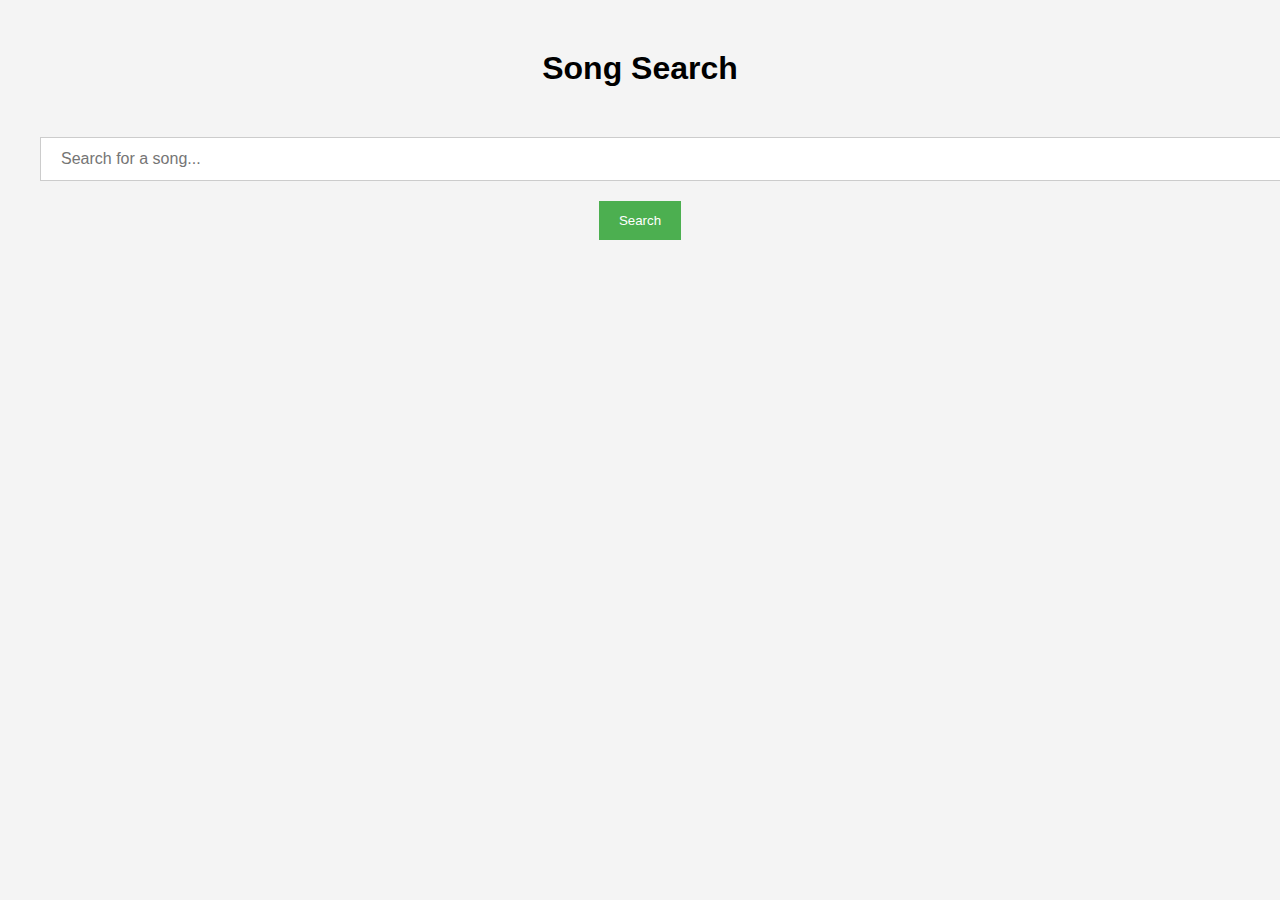
<file: testing/index.html>
<!DOCTYPE html>
<html>
  <head>
    <title>Song Search</title>
    <link rel="stylesheet" type="text/css" href="style.css">
    <script src="https://code.jquery.com/jquery-3.6.0.min.js"></script>
    <script src="song-search.js"></script>
  </head>
  <body>
    <div class="container">
      <h1>Song Search</h1>
      <form>
        <input type="text" id="search-input" placeholder="Search for a song...">
        <button type="button" id="search-button">Search</button>
      </form>
      <div id="results"></div>
    </div>
  </body>
</html>
</file>
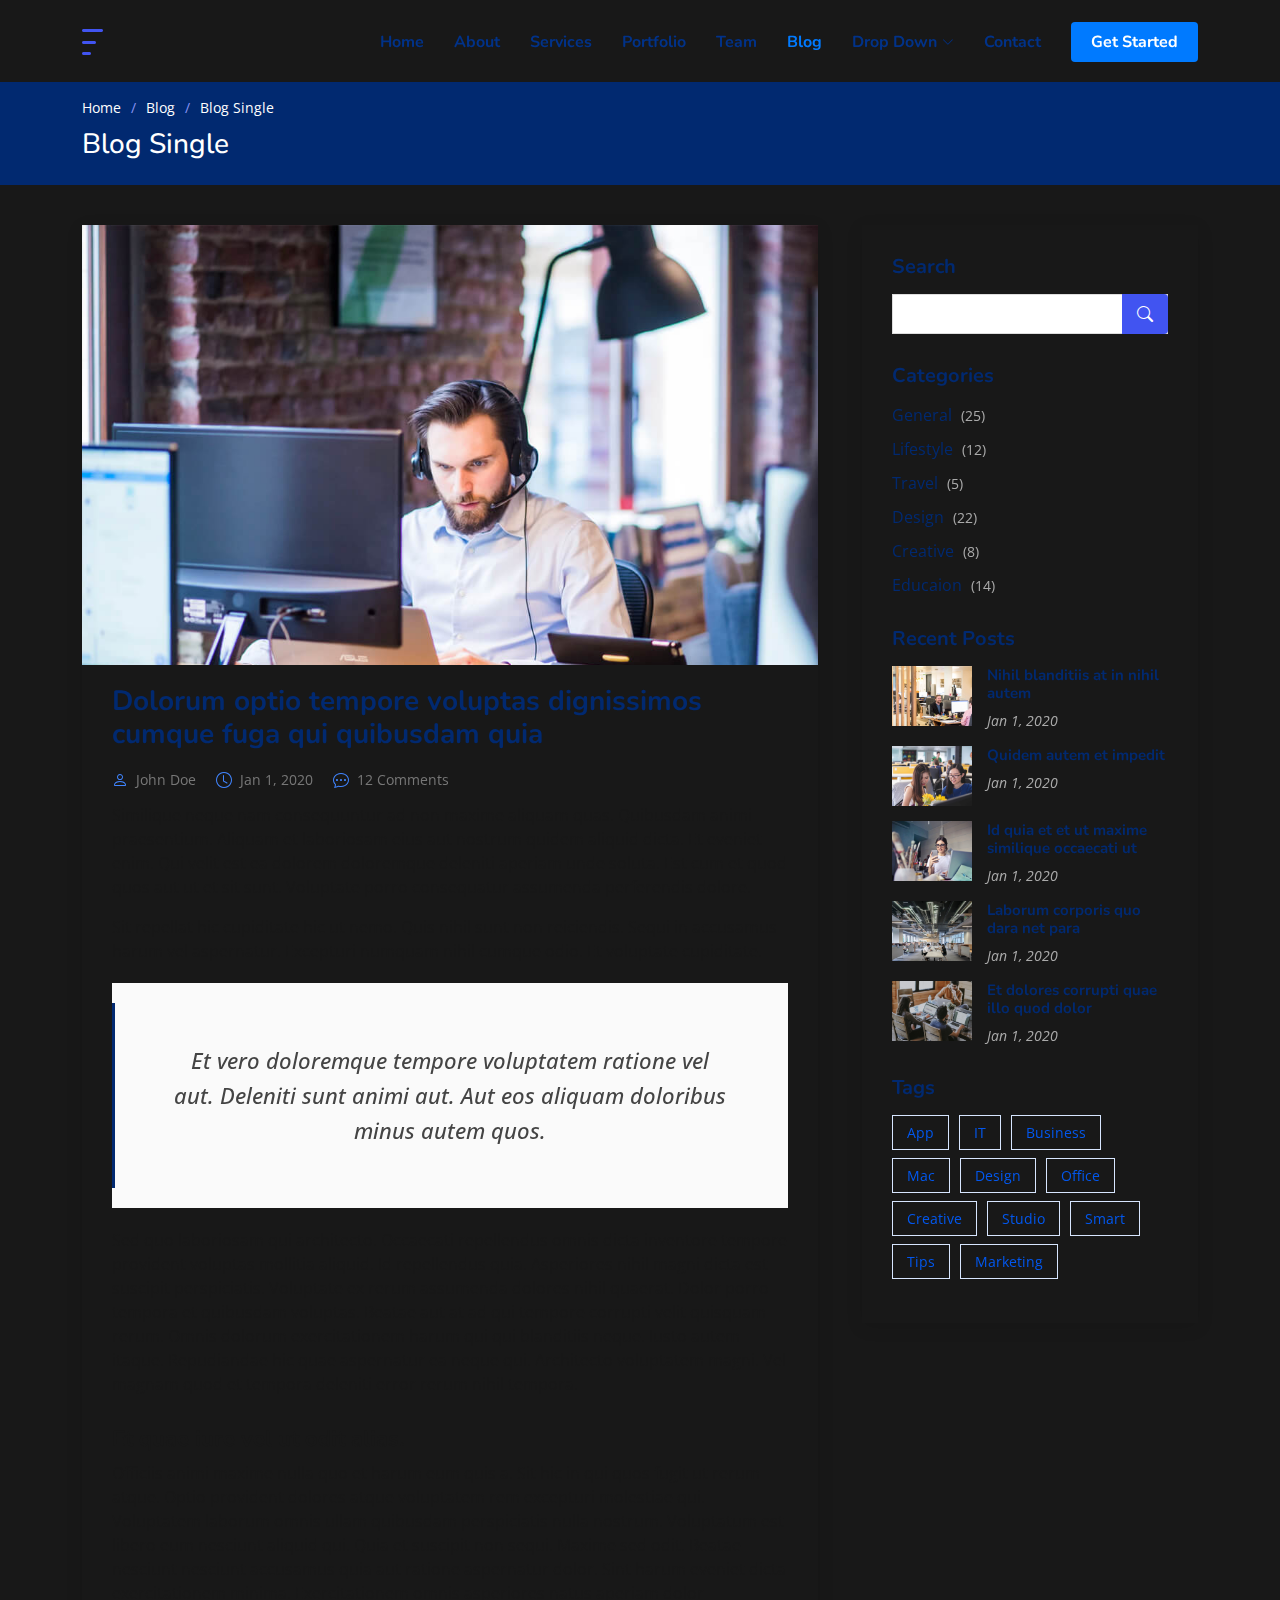
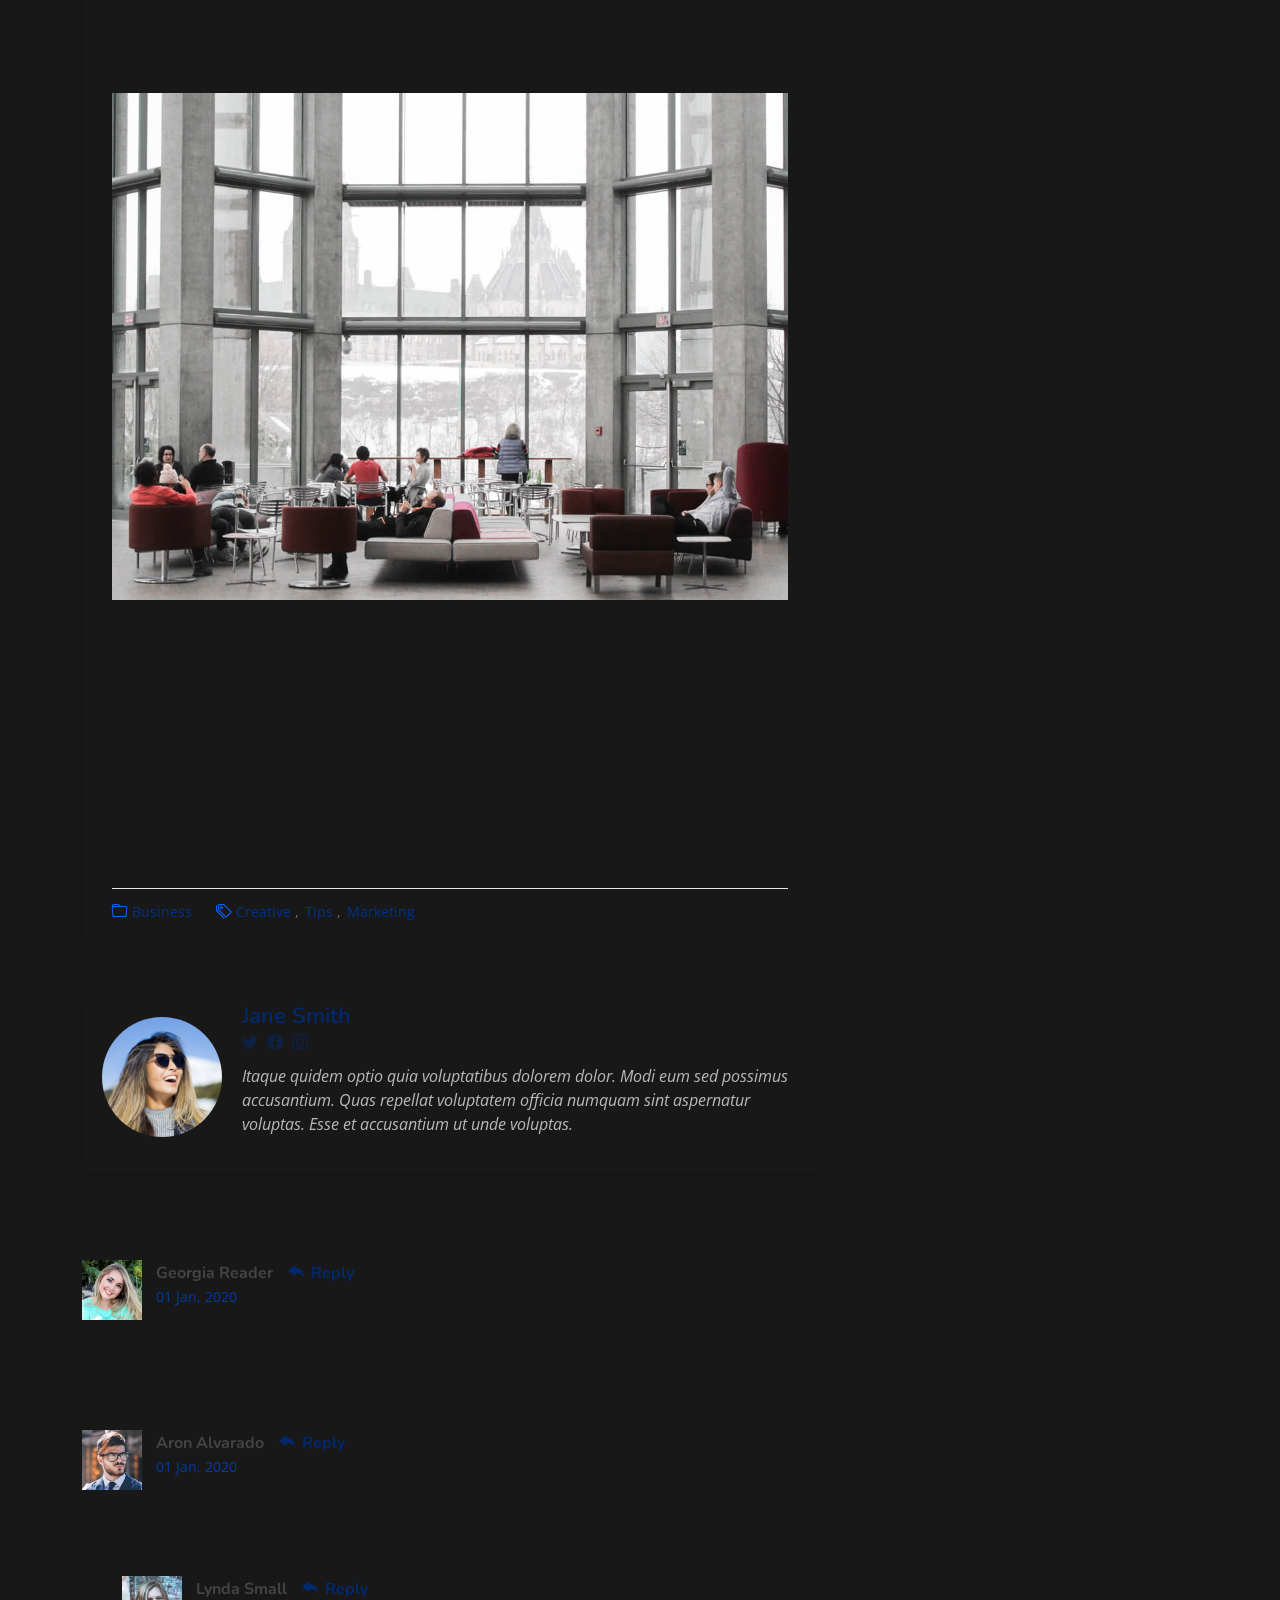
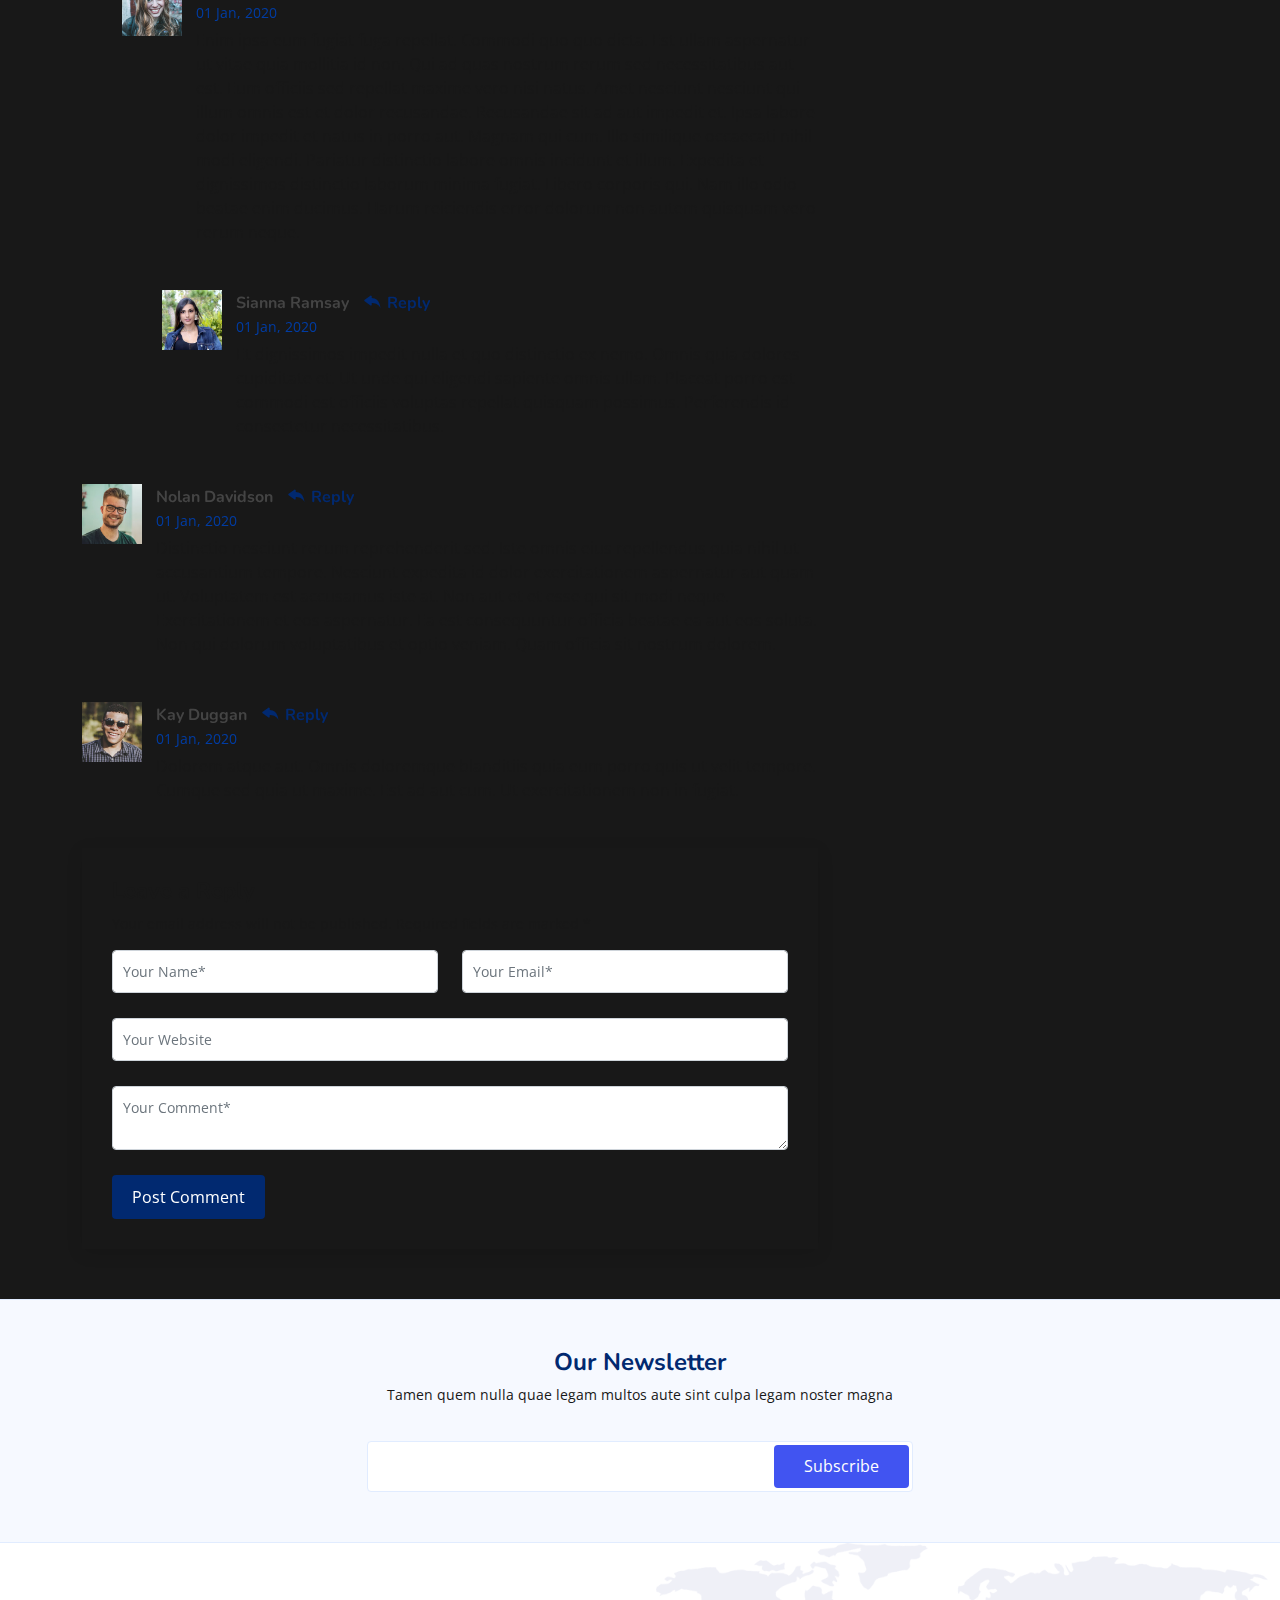
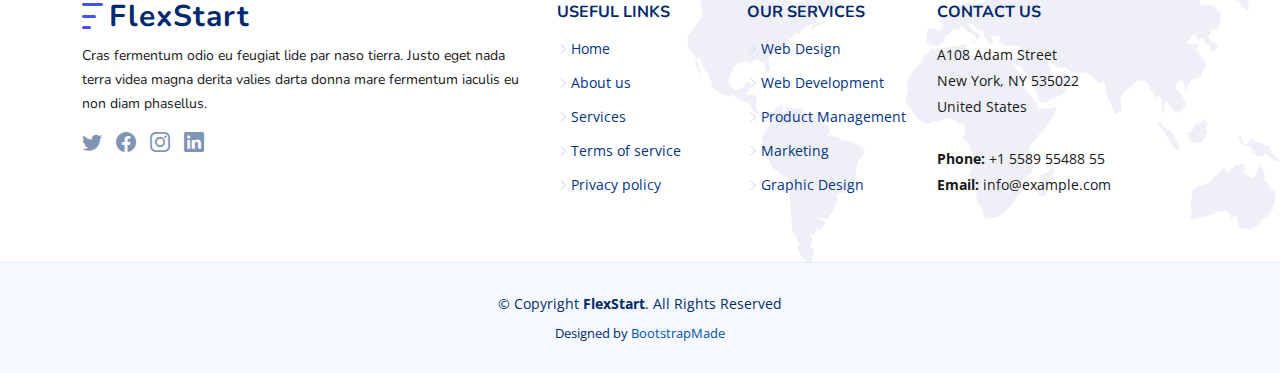
<file: blog-single.html>
<!DOCTYPE html>
<html lang="en">

<head>
  <meta charset="utf-8">
  <meta content="width=device-width, initial-scale=1.0" name="viewport">

  <title>Blog Single - FlexStart Bootstrap Template</title>
  <meta content="" name="description">
  <meta content="" name="keywords">

  <!-- Favicons -->
  <link href="assets/img/favicon.png" rel="icon">
  <link href="assets/img/apple-touch-icon.png" rel="apple-touch-icon">

  <!-- Google Fonts -->
  <link href="https://fonts.googleapis.com/css?family=Open+Sans:300,300i,400,400i,600,600i,700,700i|Nunito:300,300i,400,400i,600,600i,700,700i|Poppins:300,300i,400,400i,500,500i,600,600i,700,700i" rel="stylesheet">

  <!-- Vendor CSS Files -->
  <link href="assets/vendor/aos/aos.css" rel="stylesheet">
  <link href="assets/vendor/bootstrap/css/bootstrap.min.css" rel="stylesheet">
  <link href="assets/vendor/bootstrap-icons/bootstrap-icons.css" rel="stylesheet">
  <link href="assets/vendor/glightbox/css/glightbox.min.css" rel="stylesheet">
  <link href="assets/vendor/remixicon/remixicon.css" rel="stylesheet">
  <link href="assets/vendor/swiper/swiper-bundle.min.css" rel="stylesheet">

  <!-- Template Main CSS File -->
  <link href="assets/css/style.css" rel="stylesheet">

  <!-- =======================================================
  * Template Name: FlexStart - v1.12.0
  * Template URL: https://bootstrapmade.com/flexstart-bootstrap-startup-template/
  * Author: BootstrapMade.com
  * License: https://bootstrapmade.com/license/
  ======================================================== -->
</head>

<body>

  <!-- ======= Header ======= -->
  <header id="header" class="header fixed-top">
    <div class="container-fluid container-xl d-flex align-items-center justify-content-between">

      <a href="index.html" class="logo d-flex align-items-center">
        <img src="assets/img/logo.png" alt="">
        <span>FlexStart</span>
      </a>

      <nav id="navbar" class="navbar">
        <ul>
          <li><a class="nav-link scrollto " href="#hero">Home</a></li>
          <li><a class="nav-link scrollto" href="#about">About</a></li>
          <li><a class="nav-link scrollto" href="#services">Services</a></li>
          <li><a class="nav-link scrollto" href="#portfolio">Portfolio</a></li>
          <li><a class="nav-link scrollto" href="#team">Team</a></li>
          <li><a class="active" href="blog.html">Blog</a></li>
          <li class="dropdown"><a href="#"><span>Drop Down</span> <i class="bi bi-chevron-down"></i></a>
            <ul>
              <li><a href="#">Drop Down 1</a></li>
              <li class="dropdown"><a href="#"><span>Deep Drop Down</span> <i class="bi bi-chevron-right"></i></a>
                <ul>
                  <li><a href="#">Deep Drop Down 1</a></li>
                  <li><a href="#">Deep Drop Down 2</a></li>
                  <li><a href="#">Deep Drop Down 3</a></li>
                  <li><a href="#">Deep Drop Down 4</a></li>
                  <li><a href="#">Deep Drop Down 5</a></li>
                </ul>
              </li>
              <li><a href="#">Drop Down 2</a></li>
              <li><a href="#">Drop Down 3</a></li>
              <li><a href="#">Drop Down 4</a></li>
            </ul>
          </li>
          <li><a class="nav-link scrollto" href="#contact">Contact</a></li>
          <li><a class="getstarted scrollto" href="#about">Get Started</a></li>
        </ul>
        <i class="bi bi-list mobile-nav-toggle"></i>
      </nav><!-- .navbar -->

    </div>
  </header><!-- End Header -->

  <main id="main">

    <!-- ======= Breadcrumbs ======= -->
    <section class="breadcrumbs">
      <div class="container">

        <ol>
          <li><a href="index.html">Home</a></li>
          <li><a href="blog.html">Blog</a></li>
          <li>Blog Single</li>
        </ol>
        <h2>Blog Single</h2>

      </div>
    </section><!-- End Breadcrumbs -->

    <!-- ======= Blog Single Section ======= -->
    <section id="blog" class="blog">
      <div class="container" data-aos="fade-up">

        <div class="row">

          <div class="col-lg-8 entries">

            <article class="entry entry-single">

              <div class="entry-img">
                <img src="assets/img/blog/blog-1.jpg" alt="" class="img-fluid">
              </div>

              <h2 class="entry-title">
                <a href="blog-single.html">Dolorum optio tempore voluptas dignissimos cumque fuga qui quibusdam quia</a>
              </h2>

              <div class="entry-meta">
                <ul>
                  <li class="d-flex align-items-center"><i class="bi bi-person"></i> <a href="blog-single.html">John Doe</a></li>
                  <li class="d-flex align-items-center"><i class="bi bi-clock"></i> <a href="blog-single.html"><time datetime="2020-01-01">Jan 1, 2020</time></a></li>
                  <li class="d-flex align-items-center"><i class="bi bi-chat-dots"></i> <a href="blog-single.html">12 Comments</a></li>
                </ul>
              </div>

              <div class="entry-content">
                <p>
                  Similique neque nam consequuntur ad non maxime aliquam quas. Quibusdam animi praesentium. Aliquam et laboriosam eius aut nostrum quidem aliquid dicta.
                  Et eveniet enim. Qui velit est ea dolorem doloremque deleniti aperiam unde soluta. Est cum et quod quos aut ut et sit sunt. Voluptate porro consequatur assumenda perferendis dolore.
                </p>

                <p>
                  Sit repellat hic cupiditate hic ut nemo. Quis nihil sunt non reiciendis. Sequi in accusamus harum vel aspernatur. Excepturi numquam nihil cumque odio. Et voluptate cupiditate.
                </p>

                <blockquote>
                  <p>
                    Et vero doloremque tempore voluptatem ratione vel aut. Deleniti sunt animi aut. Aut eos aliquam doloribus minus autem quos.
                  </p>
                </blockquote>

                <p>
                  Sed quo laboriosam qui architecto. Occaecati repellendus omnis dicta inventore tempore provident voluptas mollitia aliquid. Id repellendus quia. Asperiores nihil magni dicta est suscipit perspiciatis. Voluptate ex rerum assumenda dolores nihil quaerat.
                  Dolor porro tempora et quibusdam voluptas. Beatae aut at ad qui tempore corrupti velit quisquam rerum. Omnis dolorum exercitationem harum qui qui blanditiis neque.
                  Iusto autem itaque. Repudiandae hic quae aspernatur ea neque qui. Architecto voluptatem magni. Vel magnam quod et tempora deleniti error rerum nihil tempora.
                </p>

                <h3>Et quae iure vel ut odit alias.</h3>
                <p>
                  Officiis animi maxime nulla quo et harum eum quis a. Sit hic in qui quos fugit ut rerum atque. Optio provident dolores atque voluptatem rem excepturi molestiae qui. Voluptatem laborum omnis ullam quibusdam perspiciatis nulla nostrum. Voluptatum est libero eum nesciunt aliquid qui.
                  Quia et suscipit non sequi. Maxime sed odit. Beatae nesciunt nesciunt accusamus quia aut ratione aspernatur dolor. Sint harum eveniet dicta exercitationem minima. Exercitationem omnis asperiores natus aperiam dolor consequatur id ex sed. Quibusdam rerum dolores sint consequatur quidem ea.
                  Beatae minima sunt libero soluta sapiente in rem assumenda. Et qui odit voluptatem. Cum quibusdam voluptatem voluptatem accusamus mollitia aut atque aut.
                </p>
                <img src="assets/img/blog/blog-inside-post.jpg" class="img-fluid" alt="">

                <h3>Ut repellat blanditiis est dolore sunt dolorum quae.</h3>
                <p>
                  Rerum ea est assumenda pariatur quasi et quam. Facilis nam porro amet nostrum. In assumenda quia quae a id praesentium. Quos deleniti libero sed occaecati aut porro autem. Consectetur sed excepturi sint non placeat quia repellat incidunt labore. Autem facilis hic dolorum dolores vel.
                  Consectetur quasi id et optio praesentium aut asperiores eaque aut. Explicabo omnis quibusdam esse. Ex libero illum iusto totam et ut aut blanditiis. Veritatis numquam ut illum ut a quam vitae.
                </p>
                <p>
                  Alias quia non aliquid. Eos et ea velit. Voluptatem maxime enim omnis ipsa voluptas incidunt. Nulla sit eaque mollitia nisi asperiores est veniam.
                </p>

              </div>

              <div class="entry-footer">
                <i class="bi bi-folder"></i>
                <ul class="cats">
                  <li><a href="#">Business</a></li>
                </ul>

                <i class="bi bi-tags"></i>
                <ul class="tags">
                  <li><a href="#">Creative</a></li>
                  <li><a href="#">Tips</a></li>
                  <li><a href="#">Marketing</a></li>
                </ul>
              </div>

            </article><!-- End blog entry -->

            <div class="blog-author d-flex align-items-center">
              <img src="assets/img/blog/blog-author.jpg" class="rounded-circle float-left" alt="">
              <div>
                <h4>Jane Smith</h4>
                <div class="social-links">
                  <a href="https://twitters.com/#"><i class="bi bi-twitter"></i></a>
                  <a href="https://facebook.com/#"><i class="bi bi-facebook"></i></a>
                  <a href="https://instagram.com/#"><i class="biu bi-instagram"></i></a>
                </div>
                <p>
                  Itaque quidem optio quia voluptatibus dolorem dolor. Modi eum sed possimus accusantium. Quas repellat voluptatem officia numquam sint aspernatur voluptas. Esse et accusantium ut unde voluptas.
                </p>
              </div>
            </div><!-- End blog author bio -->

            <div class="blog-comments">

              <h4 class="comments-count">8 Comments</h4>

              <div id="comment-1" class="comment">
                <div class="d-flex">
                  <div class="comment-img"><img src="assets/img/blog/comments-1.jpg" alt=""></div>
                  <div>
                    <h5><a href="">Georgia Reader</a> <a href="#" class="reply"><i class="bi bi-reply-fill"></i> Reply</a></h5>
                    <time datetime="2020-01-01">01 Jan, 2020</time>
                    <p>
                      Et rerum totam nisi. Molestiae vel quam dolorum vel voluptatem et et. Est ad aut sapiente quis molestiae est qui cum soluta.
                      Vero aut rerum vel. Rerum quos laboriosam placeat ex qui. Sint qui facilis et.
                    </p>
                  </div>
                </div>
              </div><!-- End comment #1 -->

              <div id="comment-2" class="comment">
                <div class="d-flex">
                  <div class="comment-img"><img src="assets/img/blog/comments-2.jpg" alt=""></div>
                  <div>
                    <h5><a href="">Aron Alvarado</a> <a href="#" class="reply"><i class="bi bi-reply-fill"></i> Reply</a></h5>
                    <time datetime="2020-01-01">01 Jan, 2020</time>
                    <p>
                      Ipsam tempora sequi voluptatem quis sapiente non. Autem itaque eveniet saepe. Officiis illo ut beatae.
                    </p>
                  </div>
                </div>

                <div id="comment-reply-1" class="comment comment-reply">
                  <div class="d-flex">
                    <div class="comment-img"><img src="assets/img/blog/comments-3.jpg" alt=""></div>
                    <div>
                      <h5><a href="">Lynda Small</a> <a href="#" class="reply"><i class="bi bi-reply-fill"></i> Reply</a></h5>
                      <time datetime="2020-01-01">01 Jan, 2020</time>
                      <p>
                        Enim ipsa eum fugiat fuga repellat. Commodi quo quo dicta. Est ullam aspernatur ut vitae quia mollitia id non. Qui ad quas nostrum rerum sed necessitatibus aut est. Eum officiis sed repellat maxime vero nisi natus. Amet nesciunt nesciunt qui illum omnis est et dolor recusandae.

                        Recusandae sit ad aut impedit et. Ipsa labore dolor impedit et natus in porro aut. Magnam qui cum. Illo similique occaecati nihil modi eligendi. Pariatur distinctio labore omnis incidunt et illum. Expedita et dignissimos distinctio laborum minima fugiat.

                        Libero corporis qui. Nam illo odio beatae enim ducimus. Harum reiciendis error dolorum non autem quisquam vero rerum neque.
                      </p>
                    </div>
                  </div>

                  <div id="comment-reply-2" class="comment comment-reply">
                    <div class="d-flex">
                      <div class="comment-img"><img src="assets/img/blog/comments-4.jpg" alt=""></div>
                      <div>
                        <h5><a href="">Sianna Ramsay</a> <a href="#" class="reply"><i class="bi bi-reply-fill"></i> Reply</a></h5>
                        <time datetime="2020-01-01">01 Jan, 2020</time>
                        <p>
                          Et dignissimos impedit nulla et quo distinctio ex nemo. Omnis quia dolores cupiditate et. Ut unde qui eligendi sapiente omnis ullam. Placeat porro est commodi est officiis voluptas repellat quisquam possimus. Perferendis id consectetur necessitatibus.
                        </p>
                      </div>
                    </div>

                  </div><!-- End comment reply #2-->

                </div><!-- End comment reply #1-->

              </div><!-- End comment #2-->

              <div id="comment-3" class="comment">
                <div class="d-flex">
                  <div class="comment-img"><img src="assets/img/blog/comments-5.jpg" alt=""></div>
                  <div>
                    <h5><a href="">Nolan Davidson</a> <a href="#" class="reply"><i class="bi bi-reply-fill"></i> Reply</a></h5>
                    <time datetime="2020-01-01">01 Jan, 2020</time>
                    <p>
                      Distinctio nesciunt rerum reprehenderit sed. Iste omnis eius repellendus quia nihil ut accusantium tempore. Nesciunt expedita id dolor exercitationem aspernatur aut quam ut. Voluptatem est accusamus iste at.
                      Non aut et et esse qui sit modi neque. Exercitationem et eos aspernatur. Ea est consequuntur officia beatae ea aut eos soluta. Non qui dolorum voluptatibus et optio veniam. Quam officia sit nostrum dolorem.
                    </p>
                  </div>
                </div>

              </div><!-- End comment #3 -->

              <div id="comment-4" class="comment">
                <div class="d-flex">
                  <div class="comment-img"><img src="assets/img/blog/comments-6.jpg" alt=""></div>
                  <div>
                    <h5><a href="">Kay Duggan</a> <a href="#" class="reply"><i class="bi bi-reply-fill"></i> Reply</a></h5>
                    <time datetime="2020-01-01">01 Jan, 2020</time>
                    <p>
                      Dolorem atque aut. Omnis doloremque blanditiis quia eum porro quis ut velit tempore. Cumque sed quia ut maxime. Est ad aut cum. Ut exercitationem non in fugiat.
                    </p>
                  </div>
                </div>

              </div><!-- End comment #4 -->

              <div class="reply-form">
                <h4>Leave a Reply</h4>
                <p>Your email address will not be published. Required fields are marked * </p>
                <form action="">
                  <div class="row">
                    <div class="col-md-6 form-group">
                      <input name="name" type="text" class="form-control" placeholder="Your Name*">
                    </div>
                    <div class="col-md-6 form-group">
                      <input name="email" type="text" class="form-control" placeholder="Your Email*">
                    </div>
                  </div>
                  <div class="row">
                    <div class="col form-group">
                      <input name="website" type="text" class="form-control" placeholder="Your Website">
                    </div>
                  </div>
                  <div class="row">
                    <div class="col form-group">
                      <textarea name="comment" class="form-control" placeholder="Your Comment*"></textarea>
                    </div>
                  </div>
                  <button type="submit" class="btn btn-primary">Post Comment</button>

                </form>

              </div>

            </div><!-- End blog comments -->

          </div><!-- End blog entries list -->

          <div class="col-lg-4">

            <div class="sidebar">

              <h3 class="sidebar-title">Search</h3>
              <div class="sidebar-item search-form">
                <form action="">
                  <input type="text">
                  <button type="submit"><i class="bi bi-search"></i></button>
                </form>
              </div><!-- End sidebar search formn-->

              <h3 class="sidebar-title">Categories</h3>
              <div class="sidebar-item categories">
                <ul>
                  <li><a href="#">General <span>(25)</span></a></li>
                  <li><a href="#">Lifestyle <span>(12)</span></a></li>
                  <li><a href="#">Travel <span>(5)</span></a></li>
                  <li><a href="#">Design <span>(22)</span></a></li>
                  <li><a href="#">Creative <span>(8)</span></a></li>
                  <li><a href="#">Educaion <span>(14)</span></a></li>
                </ul>
              </div><!-- End sidebar categories-->

              <h3 class="sidebar-title">Recent Posts</h3>
              <div class="sidebar-item recent-posts">
                <div class="post-item clearfix">
                  <img src="assets/img/blog/blog-recent-1.jpg" alt="">
                  <h4><a href="blog-single.html">Nihil blanditiis at in nihil autem</a></h4>
                  <time datetime="2020-01-01">Jan 1, 2020</time>
                </div>

                <div class="post-item clearfix">
                  <img src="assets/img/blog/blog-recent-2.jpg" alt="">
                  <h4><a href="blog-single.html">Quidem autem et impedit</a></h4>
                  <time datetime="2020-01-01">Jan 1, 2020</time>
                </div>

                <div class="post-item clearfix">
                  <img src="assets/img/blog/blog-recent-3.jpg" alt="">
                  <h4><a href="blog-single.html">Id quia et et ut maxime similique occaecati ut</a></h4>
                  <time datetime="2020-01-01">Jan 1, 2020</time>
                </div>

                <div class="post-item clearfix">
                  <img src="assets/img/blog/blog-recent-4.jpg" alt="">
                  <h4><a href="blog-single.html">Laborum corporis quo dara net para</a></h4>
                  <time datetime="2020-01-01">Jan 1, 2020</time>
                </div>

                <div class="post-item clearfix">
                  <img src="assets/img/blog/blog-recent-5.jpg" alt="">
                  <h4><a href="blog-single.html">Et dolores corrupti quae illo quod dolor</a></h4>
                  <time datetime="2020-01-01">Jan 1, 2020</time>
                </div>

              </div><!-- End sidebar recent posts-->

              <h3 class="sidebar-title">Tags</h3>
              <div class="sidebar-item tags">
                <ul>
                  <li><a href="#">App</a></li>
                  <li><a href="#">IT</a></li>
                  <li><a href="#">Business</a></li>
                  <li><a href="#">Mac</a></li>
                  <li><a href="#">Design</a></li>
                  <li><a href="#">Office</a></li>
                  <li><a href="#">Creative</a></li>
                  <li><a href="#">Studio</a></li>
                  <li><a href="#">Smart</a></li>
                  <li><a href="#">Tips</a></li>
                  <li><a href="#">Marketing</a></li>
                </ul>
              </div><!-- End sidebar tags-->

            </div><!-- End sidebar -->

          </div><!-- End blog sidebar -->

        </div>

      </div>
    </section><!-- End Blog Single Section -->

  </main><!-- End #main -->

  <!-- ======= Footer ======= -->
  <footer id="footer" class="footer">

    <div class="footer-newsletter">
      <div class="container">
        <div class="row justify-content-center">
          <div class="col-lg-12 text-center">
            <h4>Our Newsletter</h4>
            <p>Tamen quem nulla quae legam multos aute sint culpa legam noster magna</p>
          </div>
          <div class="col-lg-6">
            <form action="" method="post">
              <input type="email" name="email"><input type="submit" value="Subscribe">
            </form>
          </div>
        </div>
      </div>
    </div>

    <div class="footer-top">
      <div class="container">
        <div class="row gy-4">
          <div class="col-lg-5 col-md-12 footer-info">
            <a href="index.html" class="logo d-flex align-items-center">
              <img src="assets/img/logo.png" alt="">
              <span>FlexStart</span>
            </a>
            <p>Cras fermentum odio eu feugiat lide par naso tierra. Justo eget nada terra videa magna derita valies darta donna mare fermentum iaculis eu non diam phasellus.</p>
            <div class="social-links mt-3">
              <a href="#" class="twitter"><i class="bi bi-twitter"></i></a>
              <a href="#" class="facebook"><i class="bi bi-facebook"></i></a>
              <a href="#" class="instagram"><i class="bi bi-instagram"></i></a>
              <a href="#" class="linkedin"><i class="bi bi-linkedin"></i></a>
            </div>
          </div>

          <div class="col-lg-2 col-6 footer-links">
            <h4>Useful Links</h4>
            <ul>
              <li><i class="bi bi-chevron-right"></i> <a href="#">Home</a></li>
              <li><i class="bi bi-chevron-right"></i> <a href="#">About us</a></li>
              <li><i class="bi bi-chevron-right"></i> <a href="#">Services</a></li>
              <li><i class="bi bi-chevron-right"></i> <a href="#">Terms of service</a></li>
              <li><i class="bi bi-chevron-right"></i> <a href="#">Privacy policy</a></li>
            </ul>
          </div>

          <div class="col-lg-2 col-6 footer-links">
            <h4>Our Services</h4>
            <ul>
              <li><i class="bi bi-chevron-right"></i> <a href="#">Web Design</a></li>
              <li><i class="bi bi-chevron-right"></i> <a href="#">Web Development</a></li>
              <li><i class="bi bi-chevron-right"></i> <a href="#">Product Management</a></li>
              <li><i class="bi bi-chevron-right"></i> <a href="#">Marketing</a></li>
              <li><i class="bi bi-chevron-right"></i> <a href="#">Graphic Design</a></li>
            </ul>
          </div>

          <div class="col-lg-3 col-md-12 footer-contact text-center text-md-start">
            <h4>Contact Us</h4>
            <p>
              A108 Adam Street <br>
              New York, NY 535022<br>
              United States <br><br>
              <strong>Phone:</strong> +1 5589 55488 55<br>
              <strong>Email:</strong> info@example.com<br>
            </p>

          </div>

        </div>
      </div>
    </div>

    <div class="container">
      <div class="copyright">
        &copy; Copyright <strong><span>FlexStart</span></strong>. All Rights Reserved
      </div>
      <div class="credits">
        <!-- All the links in the footer should remain intact. -->
        <!-- You can delete the links only if you purchased the pro version. -->
        <!-- Licensing information: https://bootstrapmade.com/license/ -->
        <!-- Purchase the pro version with working PHP/AJAX contact form: https://bootstrapmade.com/flexstart-bootstrap-startup-template/ -->
        Designed by <a href="https://bootstrapmade.com/">BootstrapMade</a>
      </div>
    </div>
  </footer><!-- End Footer -->

  <a href="#" class="back-to-top d-flex align-items-center justify-content-center"><i class="bi bi-arrow-up-short"></i></a>

  <!-- Vendor JS Files -->
  <script src="assets/vendor/purecounter/purecounter_vanilla.js"></script>
  <script src="assets/vendor/aos/aos.js"></script>
  <script src="assets/vendor/bootstrap/js/bootstrap.bundle.min.js"></script>
  <script src="assets/vendor/glightbox/js/glightbox.min.js"></script>
  <script src="assets/vendor/isotope-layout/isotope.pkgd.min.js"></script>
  <script src="assets/vendor/swiper/swiper-bundle.min.js"></script>
  <script src="assets/vendor/php-email-form/validate.js"></script>

  <!-- Template Main JS File -->
  <script src="assets/js/main.js"></script>

</body>

</html>
</file>
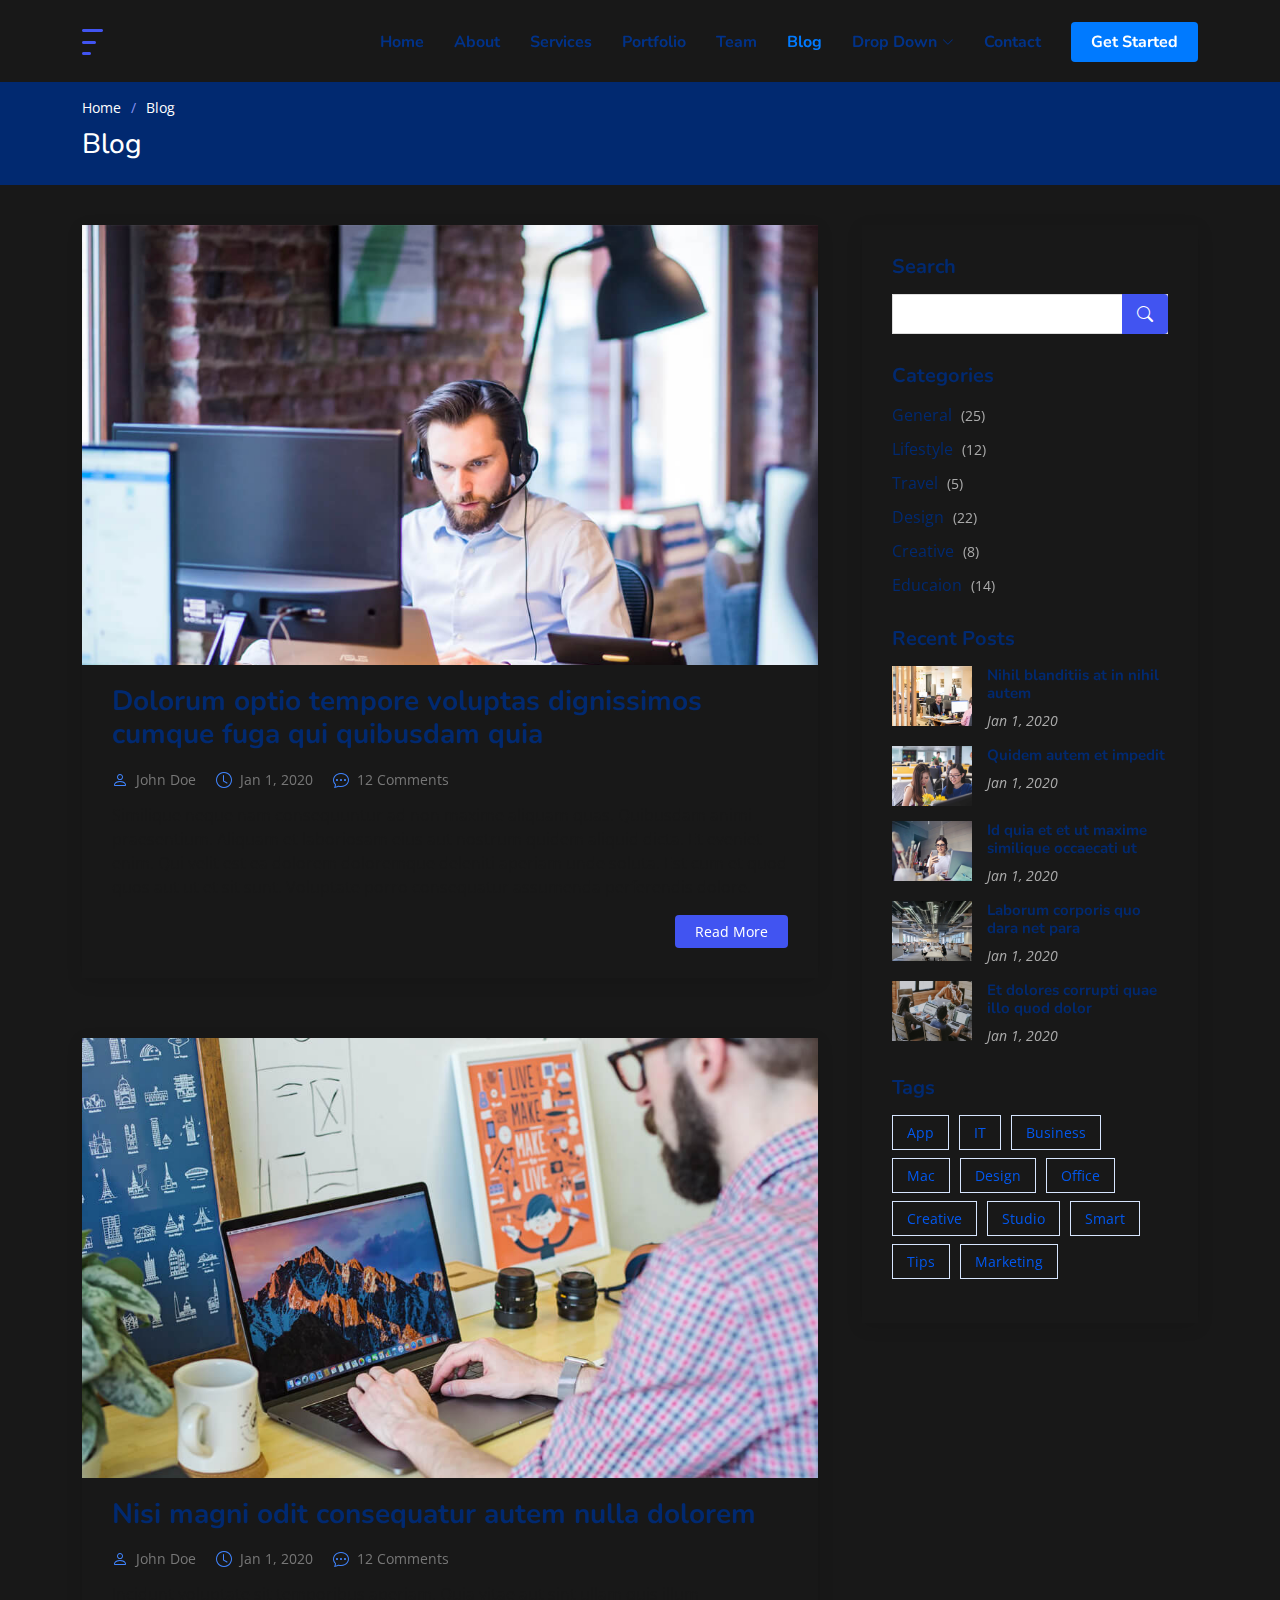
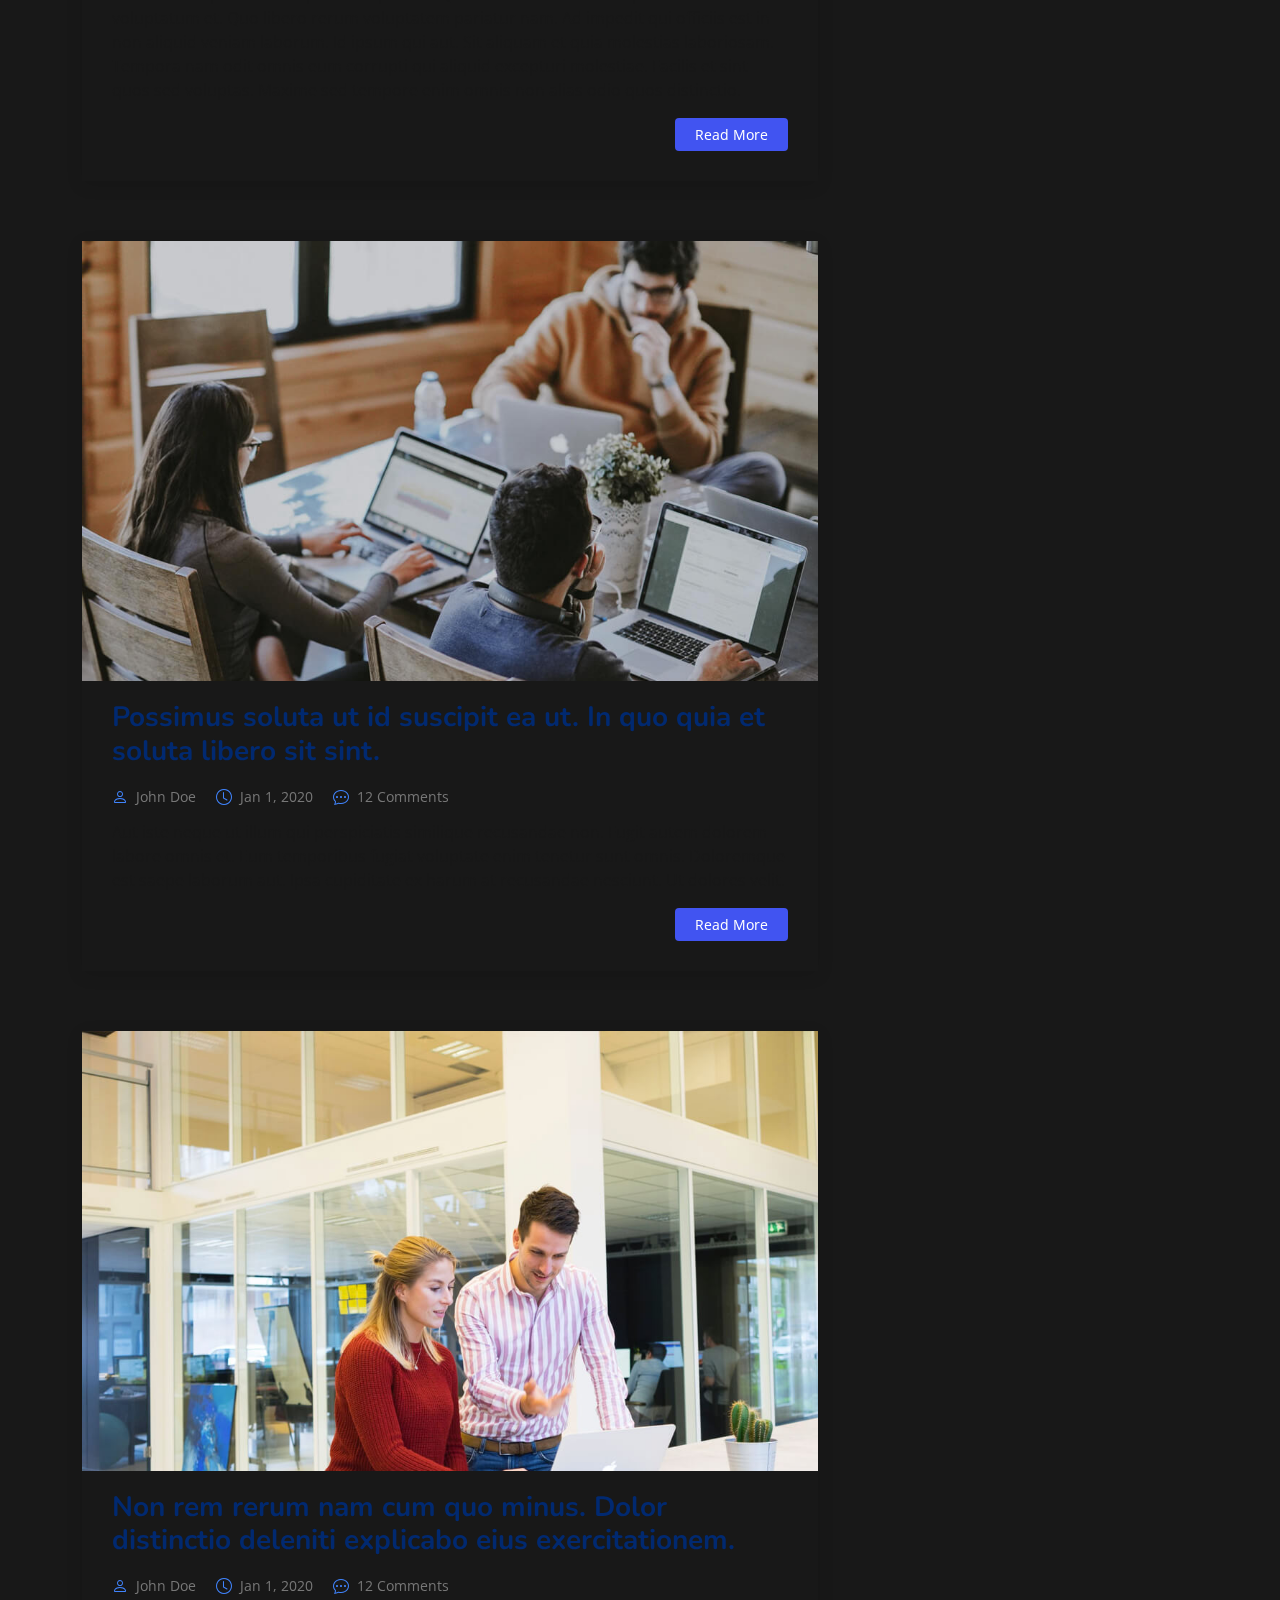
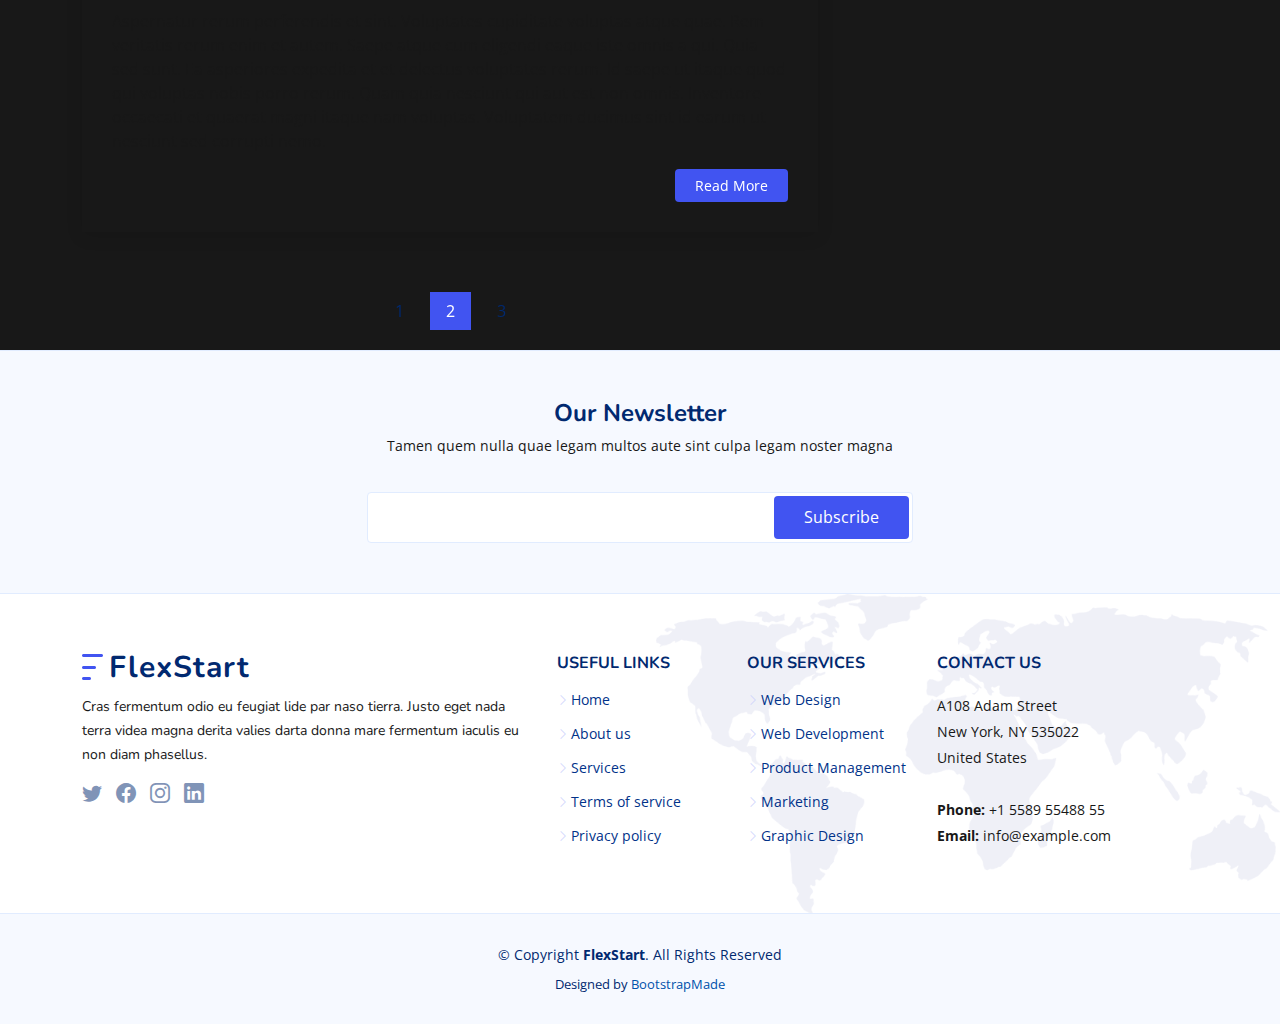
<file: blog.html>
<!DOCTYPE html>
<html lang="en">

<head>
  <meta charset="utf-8">
  <meta content="width=device-width, initial-scale=1.0" name="viewport">

  <title>Blog - FlexStart Bootstrap Template</title>
  <meta content="" name="description">
  <meta content="" name="keywords">

  <!-- Favicons -->
  <link href="assets/img/favicon.png" rel="icon">
  <link href="assets/img/apple-touch-icon.png" rel="apple-touch-icon">

  <!-- Google Fonts -->
  <link href="https://fonts.googleapis.com/css?family=Open+Sans:300,300i,400,400i,600,600i,700,700i|Nunito:300,300i,400,400i,600,600i,700,700i|Poppins:300,300i,400,400i,500,500i,600,600i,700,700i" rel="stylesheet">

  <!-- Vendor CSS Files -->
  <link href="assets/vendor/aos/aos.css" rel="stylesheet">
  <link href="assets/vendor/bootstrap/css/bootstrap.min.css" rel="stylesheet">
  <link href="assets/vendor/bootstrap-icons/bootstrap-icons.css" rel="stylesheet">
  <link href="assets/vendor/glightbox/css/glightbox.min.css" rel="stylesheet">
  <link href="assets/vendor/remixicon/remixicon.css" rel="stylesheet">
  <link href="assets/vendor/swiper/swiper-bundle.min.css" rel="stylesheet">

  <!-- Template Main CSS File -->
  <link href="assets/css/style.css" rel="stylesheet">

  <!-- =======================================================
  * Template Name: FlexStart - v1.12.0
  * Template URL: https://bootstrapmade.com/flexstart-bootstrap-startup-template/
  * Author: BootstrapMade.com
  * License: https://bootstrapmade.com/license/
  ======================================================== -->
</head>

<body>

  <!-- ======= Header ======= -->
  <header id="header" class="header fixed-top">
    <div class="container-fluid container-xl d-flex align-items-center justify-content-between">

      <a href="index.html" class="logo d-flex align-items-center">
        <img src="assets/img/logo.png" alt="">
        <span>FlexStart</span>
      </a>

      <nav id="navbar" class="navbar">
        <ul>
          <li><a class="nav-link scrollto " href="#hero">Home</a></li>
          <li><a class="nav-link scrollto" href="#about">About</a></li>
          <li><a class="nav-link scrollto" href="#services">Services</a></li>
          <li><a class="nav-link scrollto" href="#portfolio">Portfolio</a></li>
          <li><a class="nav-link scrollto" href="#team">Team</a></li>
          <li><a class="active" href="blog.html">Blog</a></li>
          <li class="dropdown"><a href="#"><span>Drop Down</span> <i class="bi bi-chevron-down"></i></a>
            <ul>
              <li><a href="#">Drop Down 1</a></li>
              <li class="dropdown"><a href="#"><span>Deep Drop Down</span> <i class="bi bi-chevron-right"></i></a>
                <ul>
                  <li><a href="#">Deep Drop Down 1</a></li>
                  <li><a href="#">Deep Drop Down 2</a></li>
                  <li><a href="#">Deep Drop Down 3</a></li>
                  <li><a href="#">Deep Drop Down 4</a></li>
                  <li><a href="#">Deep Drop Down 5</a></li>
                </ul>
              </li>
              <li><a href="#">Drop Down 2</a></li>
              <li><a href="#">Drop Down 3</a></li>
              <li><a href="#">Drop Down 4</a></li>
            </ul>
          </li>
          <li><a class="nav-link scrollto" href="#contact">Contact</a></li>
          <li><a class="getstarted scrollto" href="#about">Get Started</a></li>
        </ul>
        <i class="bi bi-list mobile-nav-toggle"></i>
      </nav><!-- .navbar -->

    </div>
  </header><!-- End Header -->

  <main id="main">

    <!-- ======= Breadcrumbs ======= -->
    <section class="breadcrumbs">
      <div class="container">

        <ol>
          <li><a href="index.html">Home</a></li>
          <li>Blog</li>
        </ol>
        <h2>Blog</h2>

      </div>
    </section><!-- End Breadcrumbs -->

    <!-- ======= Blog Section ======= -->
    <section id="blog" class="blog">
      <div class="container" data-aos="fade-up">

        <div class="row">

          <div class="col-lg-8 entries">

            <article class="entry">

              <div class="entry-img">
                <img src="assets/img/blog/blog-1.jpg" alt="" class="img-fluid">
              </div>

              <h2 class="entry-title">
                <a href="blog-single.html">Dolorum optio tempore voluptas dignissimos cumque fuga qui quibusdam quia</a>
              </h2>

              <div class="entry-meta">
                <ul>
                  <li class="d-flex align-items-center"><i class="bi bi-person"></i> <a href="blog-single.html">John Doe</a></li>
                  <li class="d-flex align-items-center"><i class="bi bi-clock"></i> <a href="blog-single.html"><time datetime="2020-01-01">Jan 1, 2020</time></a></li>
                  <li class="d-flex align-items-center"><i class="bi bi-chat-dots"></i> <a href="blog-single.html">12 Comments</a></li>
                </ul>
              </div>

              <div class="entry-content">
                <p>
                  Similique neque nam consequuntur ad non maxime aliquam quas. Quibusdam animi praesentium. Aliquam et laboriosam eius aut nostrum quidem aliquid dicta.
                  Et eveniet enim. Qui velit est ea dolorem doloremque deleniti aperiam unde soluta. Est cum et quod quos aut ut et sit sunt. Voluptate porro consequatur assumenda perferendis dolore.
                </p>
                <div class="read-more">
                  <a href="blog-single.html">Read More</a>
                </div>
              </div>

            </article><!-- End blog entry -->

            <article class="entry">

              <div class="entry-img">
                <img src="assets/img/blog/blog-2.jpg" alt="" class="img-fluid">
              </div>

              <h2 class="entry-title">
                <a href="blog-single.html">Nisi magni odit consequatur autem nulla dolorem</a>
              </h2>

              <div class="entry-meta">
                <ul>
                  <li class="d-flex align-items-center"><i class="bi bi-person"></i> <a href="blog-single.html">John Doe</a></li>
                  <li class="d-flex align-items-center"><i class="bi bi-clock"></i> <a href="blog-single.html"><time datetime="2020-01-01">Jan 1, 2020</time></a></li>
                  <li class="d-flex align-items-center"><i class="bi bi-chat-dots"></i> <a href="blog-single.html">12 Comments</a></li>
                </ul>
              </div>

              <div class="entry-content">
                <p>
                  Incidunt voluptate sit temporibus aperiam. Quia vitae aut sint ullam quis illum voluptatum et. Quo libero rerum voluptatem pariatur nam.
                  Ad impedit qui officiis est in non aliquid veniam laborum. Id ipsum qui aut. Sit aliquam et quia molestias laboriosam. Tempora nam odit omnis eum corrupti qui aliquid excepturi molestiae. Facilis et sint quos sed voluptas. Maxime sed tempore enim omnis non alias odio quos distinctio.
                </p>
                <div class="read-more">
                  <a href="blog-single.html">Read More</a>
                </div>
              </div>

            </article><!-- End blog entry -->

            <article class="entry">

              <div class="entry-img">
                <img src="assets/img/blog/blog-3.jpg" alt="" class="img-fluid">
              </div>

              <h2 class="entry-title">
                <a href="blog-single.html">Possimus soluta ut id suscipit ea ut. In quo quia et soluta libero sit sint.</a>
              </h2>

              <div class="entry-meta">
                <ul>
                  <li class="d-flex align-items-center"><i class="bi bi-person"></i> <a href="blog-single.html">John Doe</a></li>
                  <li class="d-flex align-items-center"><i class="bi bi-clock"></i> <a href="blog-single.html"><time datetime="2020-01-01">Jan 1, 2020</time></a></li>
                  <li class="d-flex align-items-center"><i class="bi bi-chat-dots"></i> <a href="blog-single.html">12 Comments</a></li>
                </ul>
              </div>

              <div class="entry-content">
                <p>
                  Aut iste neque ut illum qui perspiciatis similique recusandae non. Fugit autem dolorem labore omnis et. Eum temporibus fugiat voluptate enim tenetur sunt omnis.
                  Doloremque est saepe laborum aut. Ipsa cupiditate ex harum at recusandae nesciunt. Ut dolores velit.
                </p>
                <div class="read-more">
                  <a href="blog-single.html">Read More</a>
                </div>
              </div>

            </article><!-- End blog entry -->

            <article class="entry">

              <div class="entry-img">
                <img src="assets/img/blog/blog-4.jpg" alt="" class="img-fluid">
              </div>

              <h2 class="entry-title">
                <a href="blog-single.html">Non rem rerum nam cum quo minus. Dolor distinctio deleniti explicabo eius exercitationem.</a>
              </h2>

              <div class="entry-meta">
                <ul>
                  <li class="d-flex align-items-center"><i class="bi bi-person"></i> <a href="blog-single.html">John Doe</a></li>
                  <li class="d-flex align-items-center"><i class="bi bi-clock"></i> <a href="blog-single.html"><time datetime="2020-01-01">Jan 1, 2020</time></a></li>
                  <li class="d-flex align-items-center"><i class="bi bi-chat-dots"></i> <a href="blog-single.html">12 Comments</a></li>
                </ul>
              </div>

              <div class="entry-content">
                <p>
                  Aspernatur rerum perferendis et sint. Voluptates cupiditate voluptas atque quae. Rem veritatis rerum enim et autem. Saepe atque cum eligendi eaque iste omnis a qui.
                  Quia sed sunt. Ea asperiores expedita et et delectus voluptates rerum. Id saepe ut itaque quod qui voluptas nobis porro rerum. Quam quia nesciunt qui aut est non omnis. Inventore occaecati et quaerat magni itaque nam voluptas. Voluptatem ducimus sint id earum ut nesciunt sed corrupti nemo.
                </p>
                <div class="read-more">
                  <a href="blog-single.html">Read More</a>
                </div>
              </div>

            </article><!-- End blog entry -->

            <div class="blog-pagination">
              <ul class="justify-content-center">
                <li><a href="#">1</a></li>
                <li class="active"><a href="#">2</a></li>
                <li><a href="#">3</a></li>
              </ul>
            </div>

          </div><!-- End blog entries list -->

          <div class="col-lg-4">

            <div class="sidebar">

              <h3 class="sidebar-title">Search</h3>
              <div class="sidebar-item search-form">
                <form action="">
                  <input type="text">
                  <button type="submit"><i class="bi bi-search"></i></button>
                </form>
              </div><!-- End sidebar search formn-->

              <h3 class="sidebar-title">Categories</h3>
              <div class="sidebar-item categories">
                <ul>
                  <li><a href="#">General <span>(25)</span></a></li>
                  <li><a href="#">Lifestyle <span>(12)</span></a></li>
                  <li><a href="#">Travel <span>(5)</span></a></li>
                  <li><a href="#">Design <span>(22)</span></a></li>
                  <li><a href="#">Creative <span>(8)</span></a></li>
                  <li><a href="#">Educaion <span>(14)</span></a></li>
                </ul>
              </div><!-- End sidebar categories-->

              <h3 class="sidebar-title">Recent Posts</h3>
              <div class="sidebar-item recent-posts">
                <div class="post-item clearfix">
                  <img src="assets/img/blog/blog-recent-1.jpg" alt="">
                  <h4><a href="blog-single.html">Nihil blanditiis at in nihil autem</a></h4>
                  <time datetime="2020-01-01">Jan 1, 2020</time>
                </div>

                <div class="post-item clearfix">
                  <img src="assets/img/blog/blog-recent-2.jpg" alt="">
                  <h4><a href="blog-single.html">Quidem autem et impedit</a></h4>
                  <time datetime="2020-01-01">Jan 1, 2020</time>
                </div>

                <div class="post-item clearfix">
                  <img src="assets/img/blog/blog-recent-3.jpg" alt="">
                  <h4><a href="blog-single.html">Id quia et et ut maxime similique occaecati ut</a></h4>
                  <time datetime="2020-01-01">Jan 1, 2020</time>
                </div>

                <div class="post-item clearfix">
                  <img src="assets/img/blog/blog-recent-4.jpg" alt="">
                  <h4><a href="blog-single.html">Laborum corporis quo dara net para</a></h4>
                  <time datetime="2020-01-01">Jan 1, 2020</time>
                </div>

                <div class="post-item clearfix">
                  <img src="assets/img/blog/blog-recent-5.jpg" alt="">
                  <h4><a href="blog-single.html">Et dolores corrupti quae illo quod dolor</a></h4>
                  <time datetime="2020-01-01">Jan 1, 2020</time>
                </div>

              </div><!-- End sidebar recent posts-->

              <h3 class="sidebar-title">Tags</h3>
              <div class="sidebar-item tags">
                <ul>
                  <li><a href="#">App</a></li>
                  <li><a href="#">IT</a></li>
                  <li><a href="#">Business</a></li>
                  <li><a href="#">Mac</a></li>
                  <li><a href="#">Design</a></li>
                  <li><a href="#">Office</a></li>
                  <li><a href="#">Creative</a></li>
                  <li><a href="#">Studio</a></li>
                  <li><a href="#">Smart</a></li>
                  <li><a href="#">Tips</a></li>
                  <li><a href="#">Marketing</a></li>
                </ul>
              </div><!-- End sidebar tags-->

            </div><!-- End sidebar -->

          </div><!-- End blog sidebar -->

        </div>

      </div>
    </section><!-- End Blog Section -->

  </main><!-- End #main -->

  <!-- ======= Footer ======= -->
  <footer id="footer" class="footer">

    <div class="footer-newsletter">
      <div class="container">
        <div class="row justify-content-center">
          <div class="col-lg-12 text-center">
            <h4>Our Newsletter</h4>
            <p>Tamen quem nulla quae legam multos aute sint culpa legam noster magna</p>
          </div>
          <div class="col-lg-6">
            <form action="" method="post">
              <input type="email" name="email"><input type="submit" value="Subscribe">
            </form>
          </div>
        </div>
      </div>
    </div>

    <div class="footer-top">
      <div class="container">
        <div class="row gy-4">
          <div class="col-lg-5 col-md-12 footer-info">
            <a href="index.html" class="logo d-flex align-items-center">
              <img src="assets/img/logo.png" alt="">
              <span>FlexStart</span>
            </a>
            <p>Cras fermentum odio eu feugiat lide par naso tierra. Justo eget nada terra videa magna derita valies darta donna mare fermentum iaculis eu non diam phasellus.</p>
            <div class="social-links mt-3">
              <a href="#" class="twitter"><i class="bi bi-twitter"></i></a>
              <a href="#" class="facebook"><i class="bi bi-facebook"></i></a>
              <a href="#" class="instagram"><i class="bi bi-instagram"></i></a>
              <a href="#" class="linkedin"><i class="bi bi-linkedin"></i></a>
            </div>
          </div>

          <div class="col-lg-2 col-6 footer-links">
            <h4>Useful Links</h4>
            <ul>
              <li><i class="bi bi-chevron-right"></i> <a href="#">Home</a></li>
              <li><i class="bi bi-chevron-right"></i> <a href="#">About us</a></li>
              <li><i class="bi bi-chevron-right"></i> <a href="#">Services</a></li>
              <li><i class="bi bi-chevron-right"></i> <a href="#">Terms of service</a></li>
              <li><i class="bi bi-chevron-right"></i> <a href="#">Privacy policy</a></li>
            </ul>
          </div>

          <div class="col-lg-2 col-6 footer-links">
            <h4>Our Services</h4>
            <ul>
              <li><i class="bi bi-chevron-right"></i> <a href="#">Web Design</a></li>
              <li><i class="bi bi-chevron-right"></i> <a href="#">Web Development</a></li>
              <li><i class="bi bi-chevron-right"></i> <a href="#">Product Management</a></li>
              <li><i class="bi bi-chevron-right"></i> <a href="#">Marketing</a></li>
              <li><i class="bi bi-chevron-right"></i> <a href="#">Graphic Design</a></li>
            </ul>
          </div>

          <div class="col-lg-3 col-md-12 footer-contact text-center text-md-start">
            <h4>Contact Us</h4>
            <p>
              A108 Adam Street <br>
              New York, NY 535022<br>
              United States <br><br>
              <strong>Phone:</strong> +1 5589 55488 55<br>
              <strong>Email:</strong> info@example.com<br>
            </p>

          </div>

        </div>
      </div>
    </div>

    <div class="container">
      <div class="copyright">
        &copy; Copyright <strong><span>FlexStart</span></strong>. All Rights Reserved
      </div>
      <div class="credits">
        <!-- All the links in the footer should remain intact. -->
        <!-- You can delete the links only if you purchased the pro version. -->
        <!-- Licensing information: https://bootstrapmade.com/license/ -->
        <!-- Purchase the pro version with working PHP/AJAX contact form: https://bootstrapmade.com/flexstart-bootstrap-startup-template/ -->
        Designed by <a href="https://bootstrapmade.com/">BootstrapMade</a>
      </div>
    </div>
  </footer><!-- End Footer -->

  <a href="#" class="back-to-top d-flex align-items-center justify-content-center"><i class="bi bi-arrow-up-short"></i></a>

  <!-- Vendor JS Files -->
  <script src="assets/vendor/purecounter/purecounter_vanilla.js"></script>
  <script src="assets/vendor/aos/aos.js"></script>
  <script src="assets/vendor/bootstrap/js/bootstrap.bundle.min.js"></script>
  <script src="assets/vendor/glightbox/js/glightbox.min.js"></script>
  <script src="assets/vendor/isotope-layout/isotope.pkgd.min.js"></script>
  <script src="assets/vendor/swiper/swiper-bundle.min.js"></script>
  <script src="assets/vendor/php-email-form/validate.js"></script>

  <!-- Template Main JS File -->
  <script src="assets/js/main.js"></script>

</body>

</html>
</file>
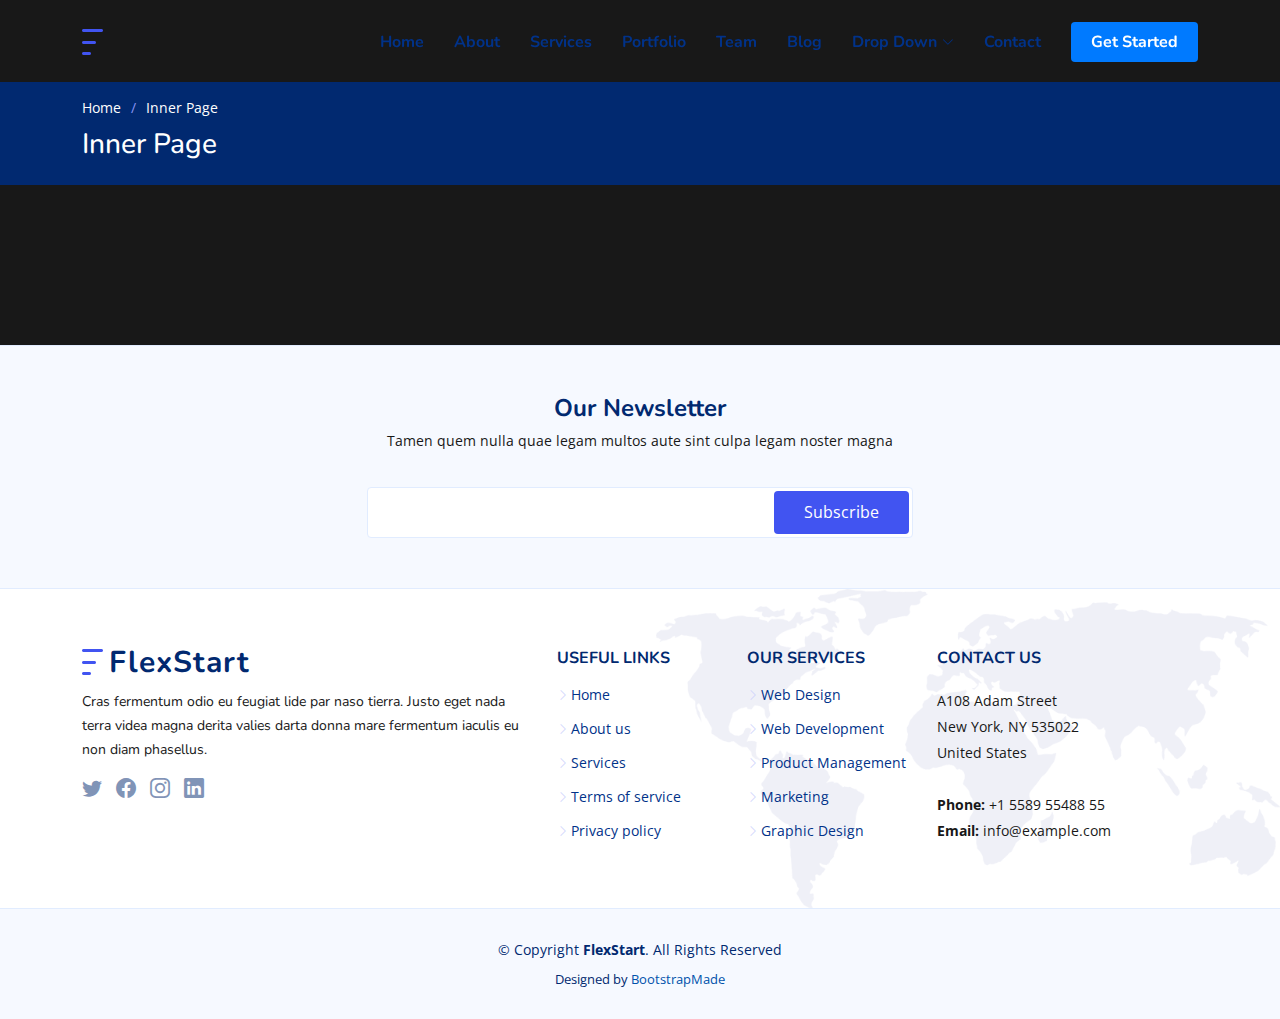
<file: inner-page.html>
<!DOCTYPE html>
<html lang="en">

<head>
  <meta charset="utf-8">
  <meta content="width=device-width, initial-scale=1.0" name="viewport">

  <title>Inner Page - FlexStart Bootstrap Template</title>
  <meta content="" name="description">
  <meta content="" name="keywords">

  <!-- Favicons -->
  <link href="assets/img/favicon.png" rel="icon">
  <link href="assets/img/apple-touch-icon.png" rel="apple-touch-icon">

  <!-- Google Fonts -->
  <link href="https://fonts.googleapis.com/css?family=Open+Sans:300,300i,400,400i,600,600i,700,700i|Nunito:300,300i,400,400i,600,600i,700,700i|Poppins:300,300i,400,400i,500,500i,600,600i,700,700i" rel="stylesheet">

  <!-- Vendor CSS Files -->
  <link href="assets/vendor/aos/aos.css" rel="stylesheet">
  <link href="assets/vendor/bootstrap/css/bootstrap.min.css" rel="stylesheet">
  <link href="assets/vendor/bootstrap-icons/bootstrap-icons.css" rel="stylesheet">
  <link href="assets/vendor/glightbox/css/glightbox.min.css" rel="stylesheet">
  <link href="assets/vendor/remixicon/remixicon.css" rel="stylesheet">
  <link href="assets/vendor/swiper/swiper-bundle.min.css" rel="stylesheet">

  <!-- Template Main CSS File -->
  <link href="assets/css/style.css" rel="stylesheet">

  <!-- =======================================================
  * Template Name: FlexStart - v1.12.0
  * Template URL: https://bootstrapmade.com/flexstart-bootstrap-startup-template/
  * Author: BootstrapMade.com
  * License: https://bootstrapmade.com/license/
  ======================================================== -->
</head>

<body>

  <!-- ======= Header ======= -->
  <header id="header" class="header fixed-top">
    <div class="container-fluid container-xl d-flex align-items-center justify-content-between">

      <a href="index.html" class="logo d-flex align-items-center">
        <img src="assets/img/logo.png" alt="">
        <span>FlexStart</span>
      </a>

      <nav id="navbar" class="navbar">
        <ul>
          <li><a class="nav-link scrollto " href="#hero">Home</a></li>
          <li><a class="nav-link scrollto" href="#about">About</a></li>
          <li><a class="nav-link scrollto" href="#services">Services</a></li>
          <li><a class="nav-link scrollto" href="#portfolio">Portfolio</a></li>
          <li><a class="nav-link scrollto" href="#team">Team</a></li>
          <li><a href="blog.html">Blog</a></li>
          <li class="dropdown"><a href="#"><span>Drop Down</span> <i class="bi bi-chevron-down"></i></a>
            <ul>
              <li><a href="#">Drop Down 1</a></li>
              <li class="dropdown"><a href="#"><span>Deep Drop Down</span> <i class="bi bi-chevron-right"></i></a>
                <ul>
                  <li><a href="#">Deep Drop Down 1</a></li>
                  <li><a href="#">Deep Drop Down 2</a></li>
                  <li><a href="#">Deep Drop Down 3</a></li>
                  <li><a href="#">Deep Drop Down 4</a></li>
                  <li><a href="#">Deep Drop Down 5</a></li>
                </ul>
              </li>
              <li><a href="#">Drop Down 2</a></li>
              <li><a href="#">Drop Down 3</a></li>
              <li><a href="#">Drop Down 4</a></li>
            </ul>
          </li>
          <li><a class="nav-link scrollto" href="#contact">Contact</a></li>
          <li><a class="getstarted scrollto" href="#about">Get Started</a></li>
        </ul>
        <i class="bi bi-list mobile-nav-toggle"></i>
      </nav><!-- .navbar -->

    </div>
  </header><!-- End Header -->

  <main id="main">

    <!-- ======= Breadcrumbs ======= -->
    <section class="breadcrumbs">
      <div class="container">

        <ol>
          <li><a href="index.html">Home</a></li>
          <li>Inner Page</li>
        </ol>
        <h2>Inner Page</h2>

      </div>
    </section><!-- End Breadcrumbs -->

    <section class="inner-page">
      <div class="container">
        <p>
          Example inner page template
        </p>
      </div>
    </section>

  </main><!-- End #main -->

  <!-- ======= Footer ======= -->
  <footer id="footer" class="footer">

    <div class="footer-newsletter">
      <div class="container">
        <div class="row justify-content-center">
          <div class="col-lg-12 text-center">
            <h4>Our Newsletter</h4>
            <p>Tamen quem nulla quae legam multos aute sint culpa legam noster magna</p>
          </div>
          <div class="col-lg-6">
            <form action="" method="post">
              <input type="email" name="email"><input type="submit" value="Subscribe">
            </form>
          </div>
        </div>
      </div>
    </div>

    <div class="footer-top">
      <div class="container">
        <div class="row gy-4">
          <div class="col-lg-5 col-md-12 footer-info">
            <a href="index.html" class="logo d-flex align-items-center">
              <img src="assets/img/logo.png" alt="">
              <span>FlexStart</span>
            </a>
            <p>Cras fermentum odio eu feugiat lide par naso tierra. Justo eget nada terra videa magna derita valies darta donna mare fermentum iaculis eu non diam phasellus.</p>
            <div class="social-links mt-3">
              <a href="#" class="twitter"><i class="bi bi-twitter"></i></a>
              <a href="#" class="facebook"><i class="bi bi-facebook"></i></a>
              <a href="#" class="instagram"><i class="bi bi-instagram"></i></a>
              <a href="#" class="linkedin"><i class="bi bi-linkedin"></i></a>
            </div>
          </div>

          <div class="col-lg-2 col-6 footer-links">
            <h4>Useful Links</h4>
            <ul>
              <li><i class="bi bi-chevron-right"></i> <a href="#">Home</a></li>
              <li><i class="bi bi-chevron-right"></i> <a href="#">About us</a></li>
              <li><i class="bi bi-chevron-right"></i> <a href="#">Services</a></li>
              <li><i class="bi bi-chevron-right"></i> <a href="#">Terms of service</a></li>
              <li><i class="bi bi-chevron-right"></i> <a href="#">Privacy policy</a></li>
            </ul>
          </div>

          <div class="col-lg-2 col-6 footer-links">
            <h4>Our Services</h4>
            <ul>
              <li><i class="bi bi-chevron-right"></i> <a href="#">Web Design</a></li>
              <li><i class="bi bi-chevron-right"></i> <a href="#">Web Development</a></li>
              <li><i class="bi bi-chevron-right"></i> <a href="#">Product Management</a></li>
              <li><i class="bi bi-chevron-right"></i> <a href="#">Marketing</a></li>
              <li><i class="bi bi-chevron-right"></i> <a href="#">Graphic Design</a></li>
            </ul>
          </div>

          <div class="col-lg-3 col-md-12 footer-contact text-center text-md-start">
            <h4>Contact Us</h4>
            <p>
              A108 Adam Street <br>
              New York, NY 535022<br>
              United States <br><br>
              <strong>Phone:</strong> +1 5589 55488 55<br>
              <strong>Email:</strong> info@example.com<br>
            </p>

          </div>

        </div>
      </div>
    </div>

    <div class="container">
      <div class="copyright">
        &copy; Copyright <strong><span>FlexStart</span></strong>. All Rights Reserved
      </div>
      <div class="credits">
        <!-- All the links in the footer should remain intact. -->
        <!-- You can delete the links only if you purchased the pro version. -->
        <!-- Licensing information: https://bootstrapmade.com/license/ -->
        <!-- Purchase the pro version with working PHP/AJAX contact form: https://bootstrapmade.com/flexstart-bootstrap-startup-template/ -->
        Designed by <a href="https://bootstrapmade.com/">BootstrapMade</a>
      </div>
    </div>
  </footer><!-- End Footer -->

  <a href="#" class="back-to-top d-flex align-items-center justify-content-center"><i class="bi bi-arrow-up-short"></i></a>

  <!-- Vendor JS Files -->
  <script src="assets/vendor/purecounter/purecounter_vanilla.js"></script>
  <script src="assets/vendor/aos/aos.js"></script>
  <script src="assets/vendor/bootstrap/js/bootstrap.bundle.min.js"></script>
  <script src="assets/vendor/glightbox/js/glightbox.min.js"></script>
  <script src="assets/vendor/isotope-layout/isotope.pkgd.min.js"></script>
  <script src="assets/vendor/swiper/swiper-bundle.min.js"></script>
  <script src="assets/vendor/php-email-form/validate.js"></script>

  <!-- Template Main JS File -->
  <script src="assets/js/main.js"></script>

</body>

</html>
</file>
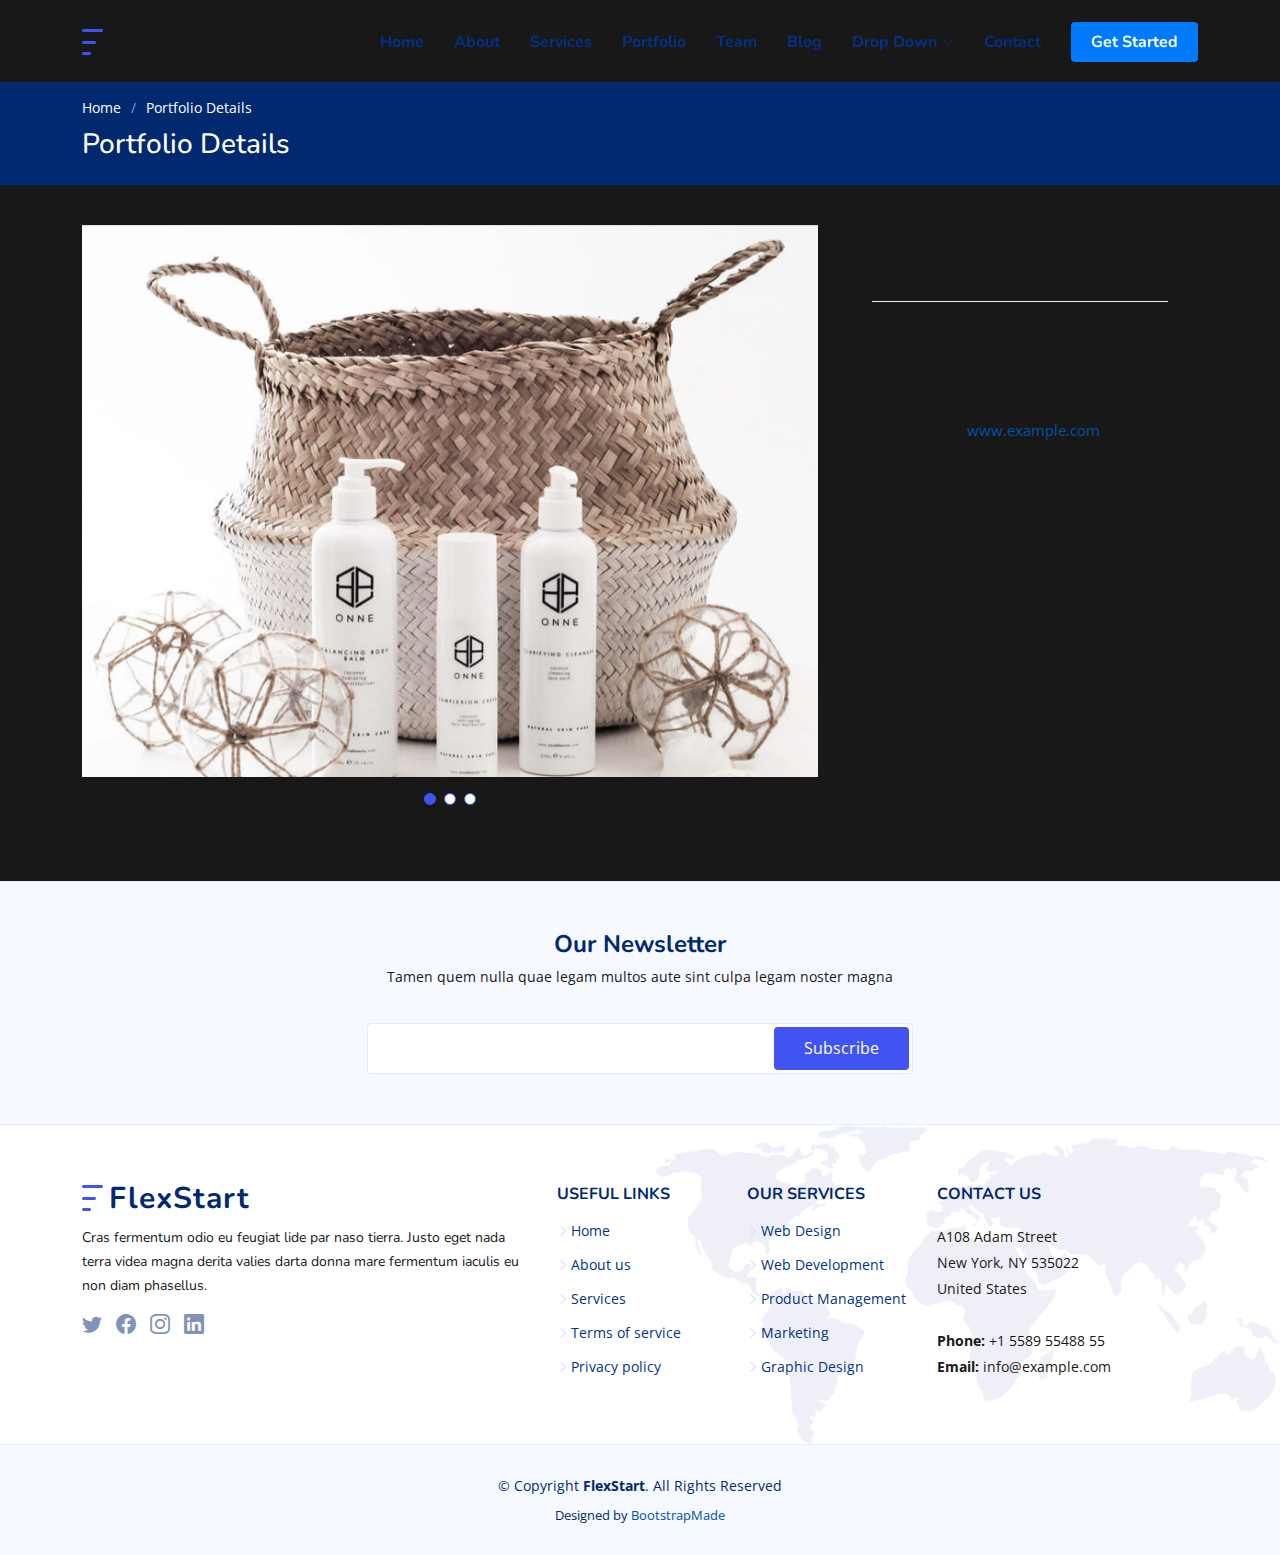
<file: portfolio-details.html>
<!DOCTYPE html>
<html lang="en">

<head>
  <meta charset="utf-8">
  <meta content="width=device-width, initial-scale=1.0" name="viewport">

  <title>Portfolio Details - FlexStart Bootstrap Template</title>
  <meta content="" name="description">
  <meta content="" name="keywords">

  <!-- Favicons -->
  <link href="assets/img/favicon.png" rel="icon">
  <link href="assets/img/apple-touch-icon.png" rel="apple-touch-icon">

  <!-- Google Fonts -->
  <link href="https://fonts.googleapis.com/css?family=Open+Sans:300,300i,400,400i,600,600i,700,700i|Nunito:300,300i,400,400i,600,600i,700,700i|Poppins:300,300i,400,400i,500,500i,600,600i,700,700i" rel="stylesheet">

  <!-- Vendor CSS Files -->
  <link href="assets/vendor/aos/aos.css" rel="stylesheet">
  <link href="assets/vendor/bootstrap/css/bootstrap.min.css" rel="stylesheet">
  <link href="assets/vendor/bootstrap-icons/bootstrap-icons.css" rel="stylesheet">
  <link href="assets/vendor/glightbox/css/glightbox.min.css" rel="stylesheet">
  <link href="assets/vendor/remixicon/remixicon.css" rel="stylesheet">
  <link href="assets/vendor/swiper/swiper-bundle.min.css" rel="stylesheet">

  <!-- Template Main CSS File -->
  <link href="assets/css/style.css" rel="stylesheet">

  <!-- =======================================================
  * Template Name: FlexStart - v1.12.0
  * Template URL: https://bootstrapmade.com/flexstart-bootstrap-startup-template/
  * Author: BootstrapMade.com
  * License: https://bootstrapmade.com/license/
  ======================================================== -->
</head>

<body>

  <!-- ======= Header ======= -->
  <header id="header" class="header fixed-top">
    <div class="container-fluid container-xl d-flex align-items-center justify-content-between">

      <a href="index.html" class="logo d-flex align-items-center">
        <img src="assets/img/logo.png" alt="">
        <span>FlexStart</span>
      </a>

      <nav id="navbar" class="navbar">
        <ul>
          <li><a class="nav-link scrollto " href="#hero">Home</a></li>
          <li><a class="nav-link scrollto" href="#about">About</a></li>
          <li><a class="nav-link scrollto" href="#services">Services</a></li>
          <li><a class="nav-link scrollto" href="#portfolio">Portfolio</a></li>
          <li><a class="nav-link scrollto" href="#team">Team</a></li>
          <li><a href="blog.html">Blog</a></li>
          <li class="dropdown"><a href="#"><span>Drop Down</span> <i class="bi bi-chevron-down"></i></a>
            <ul>
              <li><a href="#">Drop Down 1</a></li>
              <li class="dropdown"><a href="#"><span>Deep Drop Down</span> <i class="bi bi-chevron-right"></i></a>
                <ul>
                  <li><a href="#">Deep Drop Down 1</a></li>
                  <li><a href="#">Deep Drop Down 2</a></li>
                  <li><a href="#">Deep Drop Down 3</a></li>
                  <li><a href="#">Deep Drop Down 4</a></li>
                  <li><a href="#">Deep Drop Down 5</a></li>
                </ul>
              </li>
              <li><a href="#">Drop Down 2</a></li>
              <li><a href="#">Drop Down 3</a></li>
              <li><a href="#">Drop Down 4</a></li>
            </ul>
          </li>
          <li><a class="nav-link scrollto" href="#contact">Contact</a></li>
          <li><a class="getstarted scrollto" href="#about">Get Started</a></li>
        </ul>
        <i class="bi bi-list mobile-nav-toggle"></i>
      </nav><!-- .navbar -->

    </div>
  </header><!-- End Header -->

  <main id="main">

    <!-- ======= Breadcrumbs ======= -->
    <section class="breadcrumbs">
      <div class="container">

        <ol>
          <li><a href="index.html">Home</a></li>
          <li>Portfolio Details</li>
        </ol>
        <h2>Portfolio Details</h2>

      </div>
    </section><!-- End Breadcrumbs -->

    <!-- ======= Portfolio Details Section ======= -->
    <section id="portfolio-details" class="portfolio-details">
      <div class="container">

        <div class="row gy-4">

          <div class="col-lg-8">
            <div class="portfolio-details-slider swiper">
              <div class="swiper-wrapper align-items-center">

                <div class="swiper-slide">
                  <img src="assets/img/portfolio/portfolio-1.jpg" alt="">
                </div>

                <div class="swiper-slide">
                  <img src="assets/img/portfolio/portfolio-2.jpg" alt="">
                </div>

                <div class="swiper-slide">
                  <img src="assets/img/portfolio/portfolio-3.jpg" alt="">
                </div>

              </div>
              <div class="swiper-pagination"></div>
            </div>
          </div>

          <div class="col-lg-4">
            <div class="portfolio-info">
              <h3>Project information</h3>
              <ul>
                <li><strong>Category</strong>: Web design</li>
                <li><strong>Client</strong>: ASU Company</li>
                <li><strong>Project date</strong>: 01 March, 2020</li>
                <li><strong>Project URL</strong>: <a href="#">www.example.com</a></li>
              </ul>
            </div>
            <div class="portfolio-description">
              <h2>This is an example of portfolio detail</h2>
              <p>
                Autem ipsum nam porro corporis rerum. Quis eos dolorem eos itaque inventore commodi labore quia quia. Exercitationem repudiandae officiis neque suscipit non officia eaque itaque enim. Voluptatem officia accusantium nesciunt est omnis tempora consectetur dignissimos. Sequi nulla at esse enim cum deserunt eius.
              </p>
            </div>
          </div>

        </div>

      </div>
    </section><!-- End Portfolio Details Section -->

  </main><!-- End #main -->

  <!-- ======= Footer ======= -->
  <footer id="footer" class="footer">

    <div class="footer-newsletter">
      <div class="container">
        <div class="row justify-content-center">
          <div class="col-lg-12 text-center">
            <h4>Our Newsletter</h4>
            <p>Tamen quem nulla quae legam multos aute sint culpa legam noster magna</p>
          </div>
          <div class="col-lg-6">
            <form action="" method="post">
              <input type="email" name="email"><input type="submit" value="Subscribe">
            </form>
          </div>
        </div>
      </div>
    </div>

    <div class="footer-top">
      <div class="container">
        <div class="row gy-4">
          <div class="col-lg-5 col-md-12 footer-info">
            <a href="index.html" class="logo d-flex align-items-center">
              <img src="assets/img/logo.png" alt="">
              <span>FlexStart</span>
            </a>
            <p>Cras fermentum odio eu feugiat lide par naso tierra. Justo eget nada terra videa magna derita valies darta donna mare fermentum iaculis eu non diam phasellus.</p>
            <div class="social-links mt-3">
              <a href="#" class="twitter"><i class="bi bi-twitter"></i></a>
              <a href="#" class="facebook"><i class="bi bi-facebook"></i></a>
              <a href="#" class="instagram"><i class="bi bi-instagram"></i></a>
              <a href="#" class="linkedin"><i class="bi bi-linkedin"></i></a>
            </div>
          </div>

          <div class="col-lg-2 col-6 footer-links">
            <h4>Useful Links</h4>
            <ul>
              <li><i class="bi bi-chevron-right"></i> <a href="#">Home</a></li>
              <li><i class="bi bi-chevron-right"></i> <a href="#">About us</a></li>
              <li><i class="bi bi-chevron-right"></i> <a href="#">Services</a></li>
              <li><i class="bi bi-chevron-right"></i> <a href="#">Terms of service</a></li>
              <li><i class="bi bi-chevron-right"></i> <a href="#">Privacy policy</a></li>
            </ul>
          </div>

          <div class="col-lg-2 col-6 footer-links">
            <h4>Our Services</h4>
            <ul>
              <li><i class="bi bi-chevron-right"></i> <a href="#">Web Design</a></li>
              <li><i class="bi bi-chevron-right"></i> <a href="#">Web Development</a></li>
              <li><i class="bi bi-chevron-right"></i> <a href="#">Product Management</a></li>
              <li><i class="bi bi-chevron-right"></i> <a href="#">Marketing</a></li>
              <li><i class="bi bi-chevron-right"></i> <a href="#">Graphic Design</a></li>
            </ul>
          </div>

          <div class="col-lg-3 col-md-12 footer-contact text-center text-md-start">
            <h4>Contact Us</h4>
            <p>
              A108 Adam Street <br>
              New York, NY 535022<br>
              United States <br><br>
              <strong>Phone:</strong> +1 5589 55488 55<br>
              <strong>Email:</strong> info@example.com<br>
            </p>

          </div>

        </div>
      </div>
    </div>

    <div class="container">
      <div class="copyright">
        &copy; Copyright <strong><span>FlexStart</span></strong>. All Rights Reserved
      </div>
      <div class="credits">
        <!-- All the links in the footer should remain intact. -->
        <!-- You can delete the links only if you purchased the pro version. -->
        <!-- Licensing information: https://bootstrapmade.com/license/ -->
        <!-- Purchase the pro version with working PHP/AJAX contact form: https://bootstrapmade.com/flexstart-bootstrap-startup-template/ -->
        Designed by <a href="https://bootstrapmade.com/">BootstrapMade</a>
      </div>
    </div>
  </footer><!-- End Footer -->

  <a href="#" class="back-to-top d-flex align-items-center justify-content-center"><i class="bi bi-arrow-up-short"></i></a>

  <!-- Vendor JS Files -->
  <script src="assets/vendor/purecounter/purecounter_vanilla.js"></script>
  <script src="assets/vendor/aos/aos.js"></script>
  <script src="assets/vendor/bootstrap/js/bootstrap.bundle.min.js"></script>
  <script src="assets/vendor/glightbox/js/glightbox.min.js"></script>
  <script src="assets/vendor/isotope-layout/isotope.pkgd.min.js"></script>
  <script src="assets/vendor/swiper/swiper-bundle.min.js"></script>
  <script src="assets/vendor/php-email-form/validate.js"></script>

  <!-- Template Main JS File -->
  <script src="assets/js/main.js"></script>

</body>

</html>
</file>
<file: testing/style.css>
body {
    font-family: Arial, sans-serif;
    background-color: #f4f4f4;
  }
  
  .container {
    max-width: 1200px;
    margin: 0 auto;
    text-align: center;
  }
  
  h1 {
    margin-top: 50px;
  }
  
  form {
    margin-top: 50px;
  }
  
  input[type="text"] {
    padding: 12px 20px;
    font-size: 16px;
    width: 100%;
    margin-bottom: 20px;
    border: 1px solid #ccc;
  }
  
  button[type="button"] {
    background-color: #4CAF50;
    color: white;
    padding: 12px 20px;
    border: none;
    cursor: pointer;
  }
  
  #results {
    margin-top: 50px;
  }
</file>
<file: assets/css/style.css>
/**
* Template Name: FlexStart - v1.12.0
* Template URL: https://bootstrapmade.com/flexstart-bootstrap-startup-template/
* Author: BootstrapMade.com
* License: https://bootstrapmade.com/license/
*/

/*--------------------------------------------------------------
# General
--------------------------------------------------------------*/
:root {
  scroll-behavior: smooth;
}

body {
  font-family: "Open Sans", sans-serif;
  color: #181818;
  background: #181818;
}

a {
  color: #0052AB;
  text-decoration: none;
}

a:hover {
  color: #007AFF;
  text-decoration: none;
}

h1,
h2,
h3,
h4,
h5,
h6 {
  font-family: "Nunito", sans-serif;
}

/*--------------------------------------------------------------
# Sections
--------------------------------------------------------------*/
section {
  padding: 60px 0;
  overflow: hidden;
}

.section-header {
  text-align: center;
  padding-bottom: 40px;
}

.section-header h2 {
  font-size: 13px;
  letter-spacing: 1px;
  font-weight: 700;
  margin: 0;
  color: #4154f1;
  text-transform: uppercase;
}

.section-header p {
  margin: 10px 0 0 0;
  padding: 0;
  font-size: 38px;
  line-height: 42px;
  font-weight: 700;
  color: #fff;
}

@media (max-width: 768px) {
  .section-header p {
    font-size: 28px;
    line-height: 32px;
  }
}

/*--------------------------------------------------------------
# Breadcrumbs
--------------------------------------------------------------*/
.breadcrumbs {
  padding: 15px 0;
  background: #012970;
  min-height: 40px;
  margin-top: 82px;
  color: #fff;
}

@media (max-width: 992px) {
  .breadcrumbs {
    margin-top: 57px;
  }
}

.breadcrumbs h2 {
  font-size: 28px;
  font-weight: 500;
}

.breadcrumbs ol {
  display: flex;
  flex-wrap: wrap;
  list-style: none;
  padding: 0 0 10px 0;
  margin: 0;
  font-size: 14px;
}

.breadcrumbs ol a {
  color: #fff;
  transition: 0.3s;
}

.breadcrumbs ol a:hover {
  text-decoration: underline;
}

.breadcrumbs ol li+li {
  padding-left: 10px;
}

.breadcrumbs ol li+li::before {
  display: inline-block;
  padding-right: 10px;
  color: #8894f6;
  content: "/";
}

/*--------------------------------------------------------------
# Back to top button
--------------------------------------------------------------*/
.back-to-top {
  position: fixed;
  visibility: hidden;
  opacity: 0;
  right: 15px;
  bottom: 15px;
  z-index: 99999;
  background: #4154f1;
  width: 40px;
  height: 40px;
  border-radius: 4px;
  transition: all 0.4s;
}

.back-to-top i {
  font-size: 24px;
  color: #fff;
  line-height: 0;
}

.back-to-top:hover {
  background: #6776f4;
  color: #fff;
}

.back-to-top.active {
  visibility: visible;
  opacity: 1;
}

/*--------------------------------------------------------------
# Disable aos animation delay on mobile devices
--------------------------------------------------------------*/
@media screen and (max-width: 768px) {
  [data-aos-delay] {
    transition-delay: 0 !important;
  }
}

/*--------------------------------------------------------------
# Header
--------------------------------------------------------------*/
.header {
  transition: all 0.5s;
  z-index: 997;
  padding: 20px 0;
}

.header.header-scrolled {
  background: #181818;
  padding: 15px 0;
  box-shadow: 0px 2px 20px rgba(1, 41, 112, 0.1);
}

.header .logo {
  line-height: 0;
}

.header .logo img {
  max-height: 40px;
  margin-right: 6px;
}

.header .logo span {
  font-size: 30px;
  font-weight: 700;
  letter-spacing: 1px;
  background-color: #007AFF;
   background-image: linear-gradient(
        45deg,
        #007AFF, 
        #00AAD6, 
       #00C7BE);
  background-size: 100%;
  background-repeat: repeat;
  -webkit-background-clip: text;
  background-clip: text;
  -webkit-text-fill-color: transparent; 
  font-family: "Nunito", sans-serif;
  margin-top: 3px;
}

/*--------------------------------------------------------------
# Navigation Menu
--------------------------------------------------------------*/
/**
* Desktop Navigation 
*/
.navbar {
  padding: 0;
}

.navbar ul {
  margin: 0;
  padding: 0;
  display: flex;
  list-style: none;
  align-items: center;
}

.navbar li {
  position: relative;
}

.navbar a,
.navbar a:focus {
  display: flex;
  align-items: center;
  justify-content: space-between;
  padding: 10px 0 10px 30px;
  font-family: "Nunito", sans-serif;
  font-size: 16px;
  font-weight: 700;
  color: #013289;
  white-space: nowrap;
  transition: 0.3s;
}

.navbar a i,
.navbar a:focus i {
  font-size: 12px;
  line-height: 0;
  margin-left: 5px;
}

.navbar a:hover,
.navbar .active,
.navbar .active:focus,
.navbar li:hover>a {
  color: #007AFF;
}

.navbar .getstarted,
.navbar .getstarted:focus {
  background: #007AFF;
  padding: 8px 20px;
  margin-left: 30px;
  border-radius: 4px;
  color: #fff;
}

.navbar .getstarted:hover,
.navbar .getstarted:focus:hover {
  color: #fff;
  background: #0052AB;
}

.navbar .dropdown ul {
  display: block;
  position: absolute;
  left: 14px;
  top: calc(100% + 30px);
  margin: 0;
  padding: 10px 0;
  z-index: 99;
  opacity: 0;
  visibility: hidden;
  background: #181818;
  box-shadow: 0px 0px 30px rgba(127, 137, 161, 0.25);
  transition: 0.3s;
  border-radius: 4px;
}

.navbar .dropdown ul li {
  min-width: 200px;
}

.navbar .dropdown ul a {
  padding: 10px 20px;
  font-size: 15px;
  text-transform: none;
  font-weight: 600;
}

.navbar .dropdown ul a i {
  font-size: 12px;
}

.navbar .dropdown ul a:hover,
.navbar .dropdown ul .active:hover,
.navbar .dropdown ul li:hover>a {
  color: #007AFF;
}

.navbar .dropdown:hover>ul {
  opacity: 1;
  top: 100%;
  visibility: visible;
}

.navbar .dropdown .dropdown ul {
  top: 0;
  left: calc(100% - 30px);
  visibility: hidden;
}

.navbar .dropdown .dropdown:hover>ul {
  opacity: 1;
  top: 0;
  left: 100%;
  visibility: visible;
}

@media (max-width: 1366px) {
  .navbar .dropdown .dropdown ul {
    left: -90%;
  }

  .navbar .dropdown .dropdown:hover>ul {
    left: -100%;
  }
}

/**
* Mobile Navigation 
*/
.mobile-nav-toggle {
  color: #012970;
  font-size: 28px;
  cursor: pointer;
  display: none;
  line-height: 0;
  transition: 0.5s;
}

.mobile-nav-toggle.bi-x {
  color: #fff;
}

@media (max-width: 991px) {
  .mobile-nav-toggle {
    display: block;
  }

  .navbar ul {
    display: none;
  }
}

.navbar-mobile {
  position: fixed;
  overflow: hidden;
  top: 0;
  right: 0;
  left: 0;
  bottom: 0;
  background: rgba(1, 22, 61, 0.9);
  transition: 0.3s;
}

.navbar-mobile .mobile-nav-toggle {
  position: absolute;
  top: 15px;
  right: 15px;
}

.navbar-mobile ul {
  display: block;
  position: absolute;
  top: 55px;
  right: 15px;
  bottom: 15px;
  left: 15px;
  padding: 10px 0;
  border-radius: 10px;
  background-color: #181818;
  overflow-y: auto;
  transition: 0.3s;
}

.navbar-mobile a,
.navbar-mobile a:focus {
  padding: 10px 20px;
  font-size: 15px;
  color: #012970;
}

.navbar-mobile a:hover,
.navbar-mobile .active,
.navbar-mobile li:hover>a {
  color: #4154f1;
}

.navbar-mobile .getstarted,
.navbar-mobile .getstarted:focus {
  margin: 15px;
}

.navbar-mobile .dropdown ul {
  position: static;
  display: none;
  margin: 10px 20px;
  padding: 10px 0;
  z-index: 99;
  opacity: 1;
  visibility: visible;
  background: #fff;
  box-shadow: 0px 0px 30px rgba(127, 137, 161, 0.25);
}

.navbar-mobile .dropdown ul li {
  min-width: 200px;
}

.navbar-mobile .dropdown ul a {
  padding: 10px 20px;
}

.navbar-mobile .dropdown ul a i {
  font-size: 12px;
}

.navbar-mobile .dropdown ul a:hover,
.navbar-mobile .dropdown ul .active:hover,
.navbar-mobile .dropdown ul li:hover>a {
  color: #4154f1;
}

.navbar-mobile .dropdown>.dropdown-active {
  display: block;
}

/*--------------------------------------------------------------
# Hero Section
--------------------------------------------------------------*/
.hero {  
  background-color: #181818;
  width: 100%;
  height: 100vh;
  background: url(../img/hero-bg_2.png) top center no-repeat;
  background-size: cover;
}

.hero h1 {
  margin: 0;
  font-size: 48px;
  font-weight: 700;
  color: #fff;
}

.hero h2 {
  color: #eee;
  margin: 15px 0 0 0;
  font-size: 26px;
}

.hero .btn-get-started {
  margin-top: 30px;
  line-height: 0;
  padding: 15px 40px;
  border-radius: 4px;
  transition: 0.5s;
  color: #fff;
  background: #007AFF;
  box-shadow: 0px 5px 30px rgba(0, 122, 255, 0.5);
}

.hero .btn-get-started span {
  font-family: "Nunito", sans-serif;
  font-weight: 600;
  font-size: 16px;
  letter-spacing: 1px;
}

.hero .btn-get-started i {
  margin-left: 5px;
  font-size: 18px;
  transition: 0.3s;
}

.hero .btn-get-started:hover i {
  transform: translateX(5px);
}

.hero .hero-img {
  text-align: right;
}

@media (min-width: 1024px) {
  .hero {
    background-attachment: fixed;
  }
}

@media (max-width: 991px) {
  .hero {
    height: auto;
    padding: 120px 0 60px 0;
  }

  .hero .hero-img {
    text-align: center;
    margin-top: 80px;
  }

  .hero .hero-img img {
    width: 80%;
  }
}

@media (max-width: 768px) {
  .hero {
    text-align: center;
  }

  .hero h1 {
    font-size: 32px;
  }

  .hero h2 {
    font-size: 24px;
  }

  .hero .hero-img img {
    width: 100%;
  }
}

/*--------------------------------------------------------------
# Index Page
--------------------------------------------------------------*/
/*--------------------------------------------------------------
# About
--------------------------------------------------------------*/
.about .content {
  background-color: #181818;
  padding: 40px;
}

.about h3 {
  font-size: 14px;
  font-weight: 700;
  color: #fff;
  text-transform: uppercase;
}

.about h2 {
  font-size: 24px;
  font-weight: 700;
  color: #eee;
}

.about p {
  margin: 15px 0 30px 0;
  line-height: 24px;
}

.about .btn-read-more {
  line-height: 0;
  padding: 15px 40px;
  border-radius: 4px;
  transition: 0.5s;
  color: #fff;
  background: #007AFF;
  box-shadow: 0px 5px 25px rgba(0, 122, 255, 0.4);
}

.about .btn-read-more span {
  font-family: "Nunito", sans-serif;
  font-weight: 600;
  font-size: 16px;
  letter-spacing: 1px;
}

.about .btn-read-more i {
  margin-left: 5px;
  font-size: 18px;
  transition: 0.3s;
}

.about .btn-read-more:hover i {
  transform: translateX(5px);
}

/*--------------------------------------------------------------
# Values
--------------------------------------------------------------*/
.values .box {
  padding: 30px;
  box-shadow: 0px 0 5px rgba(1, 41, 112, 0.08);
  text-align: center;
  transition: 0.3s;
  height: 100%;
}

.values .box img {
  padding: 30px 50px;
  transition: 0.5s;
  transform: scale(1.1);
}

.values .box h3 {
  font-size: 24px;
  color: #012970;
  font-weight: 700;
  margin-bottom: 18px;
}

.values .box:hover {
  box-shadow: 0px 0 30px rgba(1, 41, 112, 0.08);
}

.values .box:hover img {
  transform: scale(1);
}

/*--------------------------------------------------------------
# Counts
--------------------------------------------------------------*/
.counts {
  padding: 70px 0 60px;
}

.counts .count-box {
  display: flex;
  align-items: center;
  padding: 30px;
  width: 100%;
  background: #fff;
  box-shadow: 0px 0 30px rgba(1, 41, 112, 0.08);
}

.counts .count-box i {
  font-size: 42px;
  line-height: 0;
  margin-right: 20px;
  color: #4154f1;
}

.counts .count-box span {
  font-size: 36px;
  display: block;
  font-weight: 600;
  color: #0b198f;
}

.counts .count-box p {
  padding: 0;
  margin: 0;
  font-family: "Nunito", sans-serif;
  font-size: 14px;
}

/*--------------------------------------------------------------
# Features
--------------------------------------------------------------*/
.features .feature-box {
  padding: 24px 20px;
  box-shadow: 0px 0 30px rgba(1, 41, 112, 0.08);
  transition: 0.3s;
  height: 100%;
}

.features .feature-box h3 {
  font-size: 18px;
  color: #012970;
  font-weight: 700;
  margin: 0;
}

.features .feature-box i {
  line-height: 0;
  background: #ecf3ff;
  padding: 4px;
  margin-right: 10px;
  font-size: 24px;
  border-radius: 3px;
  transition: 0.3s;
}

.features .feature-box:hover i {
  background: #4154f1;
  color: #fff;
}

.features .feture-tabs {
  margin-top: 120px;
}

.features .feture-tabs h3 {
  color: #012970;
  font-weight: 700;
  font-size: 32px;
  margin-bottom: 10px;
}

@media (max-width: 768px) {
  .features .feture-tabs h3 {
    font-size: 28px;
  }
}

.features .feture-tabs .nav-pills {
  border-bottom: 1px solid #eee;
}

.features .feture-tabs .nav-link {
  background: none;
  text-transform: uppercase;
  font-size: 15px;
  font-weight: 600;
  color: #012970;
  padding: 12px 0;
  margin-right: 25px;
  margin-bottom: -2px;
  border-radius: 0;
}

.features .feture-tabs .nav-link.active {
  color: #4154f1;
  border-bottom: 3px solid #4154f1;
}

.features .feture-tabs .tab-content h4 {
  font-size: 18px;
  margin: 0;
  font-weight: 700;
  color: #012970;
}

.features .feture-tabs .tab-content i {
  font-size: 24px;
  line-height: 0;
  margin-right: 8px;
  color: #4154f1;
}

.features .feature-icons {
  margin-top: 120px;
}

.features .feature-icons h3 {
  color: #012970;
  font-weight: 700;
  font-size: 32px;
  margin-bottom: 20px;
  text-align: center;
}

@media (max-width: 768px) {
  .features .feature-icons h3 {
    font-size: 28px;
  }
}

.features .feature-icons .content .icon-box {
  display: flex;
}

.features .feature-icons .content .icon-box h4 {
  font-size: 20px;
  font-weight: 700;
  margin: 0 0 10px 0;
  color: #012970;
}

.features .feature-icons .content .icon-box i {
  font-size: 44px;
  line-height: 44px;
  color: #0245bc;
  margin-right: 15px;
}

.features .feature-icons .content .icon-box p {
  font-size: 15px;
  color: #848484;
}

/*--------------------------------------------------------------
# Services
--------------------------------------------------------------*/
.services .service-box {
  box-shadow: 0px 0 30px rgba(1, 41, 112, 0.08);
  height: 100%;
  padding: 60px 30px;
  text-align: center;
  transition: 0.3s;
  border-radius: 5px;
}

.services .service-box .icon {
  font-size: 36px;
  padding: 40px 20px;
  border-radius: 4px;
  position: relative;
  margin-bottom: 25px;
  display: inline-block;
  line-height: 0;
  transition: 0.3s;
}

.services .service-box h3 {
  color: #444444;
  font-weight: 700;
}

.services .service-box .read-more {
  display: inline-flex;
  align-items: center;
  justify-content: center;
  font-weight: 600;
  font-size: 16px;
  padding: 8px 20px;
}

.services .service-box .read-more i {
  line-height: 0;
  margin-left: 5px;
  font-size: 18px;
}

.services .service-box.blue {
  border-bottom: 3px solid #2db6fa;
}

.services .service-box.blue .icon {
  color: #2db6fa;
  background: #dbf3fe;
}

.services .service-box.blue .read-more {
  color: #2db6fa;
}

.services .service-box.blue:hover {
  background: #2db6fa;
}

.services .service-box.orange {
  border-bottom: 3px solid #f68c09;
}

.services .service-box.orange .icon {
  color: #f68c09;
  background: #fde3c4;
}

.services .service-box.orange .read-more {
  color: #f68c09;
}

.services .service-box.orange:hover {
  background: #f68c09;
}

.services .service-box.green {
  border-bottom: 3px solid #08da4e;
}

.services .service-box.green .icon {
  color: #08da4e;
  background: #cffddf;
}

.services .service-box.green .read-more {
  color: #08da4e;
}

.services .service-box.green:hover {
  background: #08da4e;
}

.services .service-box.red {
  border-bottom: 3px solid #e9222c;
}

.services .service-box.red .icon {
  color: #e9222c;
  background: #fef7f8;
}

.services .service-box.red .read-more {
  color: #e9222c;
}

.services .service-box.red:hover {
  background: #e9222c;
}

.services .service-box.purple {
  border-bottom: 3px solid #b50edf;
}

.services .service-box.purple .icon {
  color: #b50edf;
  background: #f8e4fd;
}

.services .service-box.purple .read-more {
  color: #b50edf;
}

.services .service-box.purple:hover {
  background: #b50edf;
}

.services .service-box.pink {
  border-bottom: 3px solid #f51f9c;
}

.services .service-box.pink .icon {
  color: #f51f9c;
  background: #feecf7;
}

.services .service-box.pink .read-more {
  color: #f51f9c;
}

.services .service-box.pink:hover {
  background: #f51f9c;
}

.services .service-box:hover h3,
.services .service-box:hover p,
.services .service-box:hover .read-more {
  color: #fff;
}

.services .service-box:hover .icon {
  background: #fff;
}

/*--------------------------------------------------------------
# Pricing
--------------------------------------------------------------*/
.pricing .box {
  padding: 40px 20px;
  background: #fff;
  text-align: center;
  box-shadow: 0px 0 30px rgba(1, 41, 112, 0.08);
  border-radius: 4px;
  position: relative;
  overflow: hidden;
  transition: 0.3s;
}

.pricing .box:hover {
  transform: scale(1.1);
  box-shadow: 0px 0 30px rgba(1, 41, 112, 0.1);
}

.pricing h3 {
  font-weight: 700;
  font-size: 18px;
  margin-bottom: 15px;
}

.pricing .price {
  font-size: 36px;
  color: #444444;
  font-weight: 600;
  font-family: "Poppins", sans-serif;
}

.pricing .price sup {
  font-size: 20px;
  top: -15px;
  left: -3px;
}

.pricing .price span {
  color: #bababa;
  font-size: 16px;
  font-weight: 300;
}

.pricing img {
  padding: 30px 40px;
}

.pricing ul {
  padding: 0;
  list-style: none;
  color: #444444;
  text-align: center;
  line-height: 26px;
  font-size: 16px;
  margin-bottom: 25px;
}

.pricing ul li {
  padding-bottom: 10px;
}

.pricing ul .na {
  color: #ccc;
  text-decoration: line-through;
}

.pricing .btn-buy {
  display: inline-block;
  padding: 8px 40px 10px 40px;
  border-radius: 50px;
  color: #4154f1;
  transition: none;
  font-size: 16px;
  font-weight: 400;
  font-family: "Nunito", sans-serif;
  font-weight: 600;
  transition: 0.3s;
  border: 1px solid #4154f1;
}

.pricing .btn-buy:hover {
  background: #4154f1;
  color: #fff;
}

.pricing .featured {
  width: 200px;
  position: absolute;
  top: 18px;
  right: -68px;
  transform: rotate(45deg);
  z-index: 1;
  font-size: 14px;
  padding: 1px 0 3px 0;
  background: #4154f1;
  color: #fff;
}

/*--------------------------------------------------------------
# F.A.Q
--------------------------------------------------------------*/
.faq .accordion-collapse {
  border: 0;
}

.faq .accordion-button {
  padding: 15px 15px 20px 0;
  font-weight: 600;
  border: 0;
  font-size: 18px;
  color: #444444;
  text-align: left;
}

.faq .accordion-button:focus {
  box-shadow: none;
}

.faq .accordion-button:not(.collapsed) {
  background: none;
  color: #4154f1;
  border-bottom: 0;
}

.faq .accordion-body {
  padding: 0 0 25px 0;
  border: 0;
}

/*--------------------------------------------------------------
# Portfolio
--------------------------------------------------------------*/
.portfolio #portfolio-flters {
  padding: 0;
  margin: 0 auto 25px auto;
  list-style: none;
  text-align: center;
  background: white;
  border-radius: 50px;
  padding: 2px 15px;
}

.portfolio #portfolio-flters li {
  cursor: pointer;
  display: inline-block;
  padding: 8px 20px 10px 20px;
  font-size: 15px;
  font-weight: 600;
  line-height: 1;
  color: #444444;
  margin: 0 4px 8px 4px;
  transition: 0.3s;
  border-radius: 50px;
  border: 1px solid #fff;
}

.portfolio #portfolio-flters li:hover,
.portfolio #portfolio-flters li.filter-active {
  color: #4154f1;
  border-color: #4154f1;
}

.portfolio #portfolio-flters li:last-child {
  margin-right: 0;
}

.portfolio .portfolio-wrap {
  transition: 0.3s;
  position: relative;
  overflow: hidden;
  z-index: 1;
  background: rgba(255, 255, 255, 0.75);
}

.portfolio .portfolio-wrap::before {
  content: "";
  background: rgba(255, 255, 255, 0.75);
  position: absolute;
  left: 30px;
  right: 30px;
  top: 30px;
  bottom: 30px;
  transition: all ease-in-out 0.3s;
  z-index: 2;
  opacity: 0;
}

.portfolio .portfolio-wrap img {
  transition: 1s;
}

.portfolio .portfolio-wrap .portfolio-info {
  opacity: 0;
  position: absolute;
  top: 0;
  left: 0;
  right: 0;
  bottom: 0;
  text-align: center;
  z-index: 3;
  transition: all ease-in-out 0.3s;
  display: flex;
  flex-direction: column;
  justify-content: center;
  align-items: center;
}

.portfolio .portfolio-wrap .portfolio-info::before {
  display: block;
  content: "";
  width: 48px;
  height: 48px;
  position: absolute;
  top: 35px;
  left: 35px;
  border-top: 3px solid rgba(1, 41, 112, 0.2);
  border-left: 3px solid rgba(1, 41, 112, 0.2);
  transition: all 0.5s ease 0s;
  z-index: 9994;
}

.portfolio .portfolio-wrap .portfolio-info::after {
  display: block;
  content: "";
  width: 48px;
  height: 48px;
  position: absolute;
  bottom: 35px;
  right: 35px;
  border-bottom: 3px solid rgba(1, 41, 112, 0.2);
  border-right: 3px solid rgba(1, 41, 112, 0.2);
  transition: all 0.5s ease 0s;
  z-index: 9994;
}

.portfolio .portfolio-wrap .portfolio-info h4 {
  font-size: 20px;
  color: #012970;
  font-weight: 700;
}

.portfolio .portfolio-wrap .portfolio-info p {
  color: #012970;
  font-weight: 600;
  font-size: 14px;
  text-transform: uppercase;
  padding: 0;
  margin: 0;
}

.portfolio .portfolio-wrap .portfolio-links {
  text-align: center;
  z-index: 4;
}

.portfolio .portfolio-wrap .portfolio-links a {
  color: #fff;
  background: #4154f1;
  margin: 10px 2px;
  width: 36px;
  height: 36px;
  display: inline-flex;
  align-items: center;
  justify-content: center;
  border-radius: 50%;
  transition: 0.3s;
}

.portfolio .portfolio-wrap .portfolio-links a i {
  font-size: 24px;
  line-height: 0;
}

.portfolio .portfolio-wrap .portfolio-links a:hover {
  background: #5969f3;
}

.portfolio .portfolio-wrap:hover img {
  transform: scale(1.1);
}

.portfolio .portfolio-wrap:hover::before {
  top: 0;
  left: 0;
  right: 0;
  bottom: 0;
  opacity: 1;
}

.portfolio .portfolio-wrap:hover .portfolio-info {
  opacity: 1;
}

.portfolio .portfolio-wrap:hover .portfolio-info::before {
  top: 15px;
  left: 15px;
}

.portfolio .portfolio-wrap:hover .portfolio-info::after {
  bottom: 15px;
  right: 15px;
}

/*--------------------------------------------------------------
# Portfolio Details
--------------------------------------------------------------*/
.portfolio-details {
  padding-top: 40px;
}

.portfolio-details .portfolio-details-slider img {
  width: 100%;
}

.portfolio-details .portfolio-details-slider .swiper-pagination {
  margin-top: 20px;
  position: relative;
}

.portfolio-details .portfolio-details-slider .swiper-pagination .swiper-pagination-bullet {
  width: 12px;
  height: 12px;
  background-color: #fff;
  opacity: 1;
  border: 1px solid #4154f1;
}

.portfolio-details .portfolio-details-slider .swiper-pagination .swiper-pagination-bullet-active {
  background-color: #4154f1;
}

.portfolio-details .portfolio-info {
  padding: 30px;
  box-shadow: 0px 0 30px rgba(1, 41, 112, 0.08);
}

.portfolio-details .portfolio-info h3 {
  font-size: 22px;
  font-weight: 700;
  margin-bottom: 20px;
  padding-bottom: 20px;
  border-bottom: 1px solid #eee;
}

.portfolio-details .portfolio-info ul {
  list-style: none;
  padding: 0;
  font-size: 15px;
}

.portfolio-details .portfolio-info ul li+li {
  margin-top: 10px;
}

.portfolio-details .portfolio-description {
  padding-top: 30px;
}

.portfolio-details .portfolio-description h2 {
  font-size: 26px;
  font-weight: 700;
  margin-bottom: 20px;
}

.portfolio-details .portfolio-description p {
  padding: 0;
}

/*--------------------------------------------------------------
# Testimonials
--------------------------------------------------------------*/
.testimonials .testimonial-item {
  box-sizing: content-box;
  padding: 30px;
  margin: 40px 30px;
  box-shadow: 0px 0 20px rgba(1, 41, 112, 0.1);
  background: #fff;
  min-height: 320px;
  display: flex;
  flex-direction: column;
  text-align: center;
  transition: 0.3s;
}

.testimonials .testimonial-item .stars {
  margin-bottom: 15px;
}

.testimonials .testimonial-item .stars i {
  color: #ffc107;
  margin: 0 1px;
}

.testimonials .testimonial-item .testimonial-img {
  width: 90px;
  border-radius: 50%;
  border: 4px solid #fff;
  margin: 0 auto;
}

.testimonials .testimonial-item h3 {
  font-size: 18px;
  font-weight: bold;
  margin: 10px 0 5px 0;
  color: #111;
}

.testimonials .testimonial-item h4 {
  font-size: 14px;
  color: #999;
  margin: 0;
}

.testimonials .testimonial-item p {
  font-style: italic;
  margin: 0 auto 15px auto;
}

.testimonials .swiper-pagination {
  margin-top: 20px;
  position: relative;
}

.testimonials .swiper-pagination .swiper-pagination-bullet {
  width: 12px;
  height: 12px;
  background-color: #fff;
  opacity: 1;
  border: 1px solid #4154f1;
}

.testimonials .swiper-pagination .swiper-pagination-bullet-active {
  background-color: #4154f1;
}

.testimonials .swiper-slide {
  opacity: 0.3;
}

@media (max-width: 1199px) {
  .testimonials .swiper-slide-active {
    opacity: 1;
  }

  .testimonials .swiper-pagination {
    margin-top: 0;
  }
}

@media (min-width: 1200px) {
  .testimonials .swiper-slide-next {
    opacity: 1;
    transform: scale(1.12);
  }
}

/*--------------------------------------------------------------
# Team
--------------------------------------------------------------*/
.team {
  background: #fff;
  padding: 60px 0;
}

.team .member {
  overflow: hidden;
  text-align: center;
  border-radius: 5px;
  background: #fff;
  box-shadow: 0px 0 30px rgba(1, 41, 112, 0.08);
  transition: 0.3s;
}

.team .member .member-img {
  position: relative;
  overflow: hidden;
}

.team .member .member-img:after {
  position: absolute;
  content: "";
  left: 0;
  bottom: 0;
  height: 100%;
  width: 100%;
  background: url(../img/team-shape.svg) no-repeat center bottom;
  background-size: contain;
  z-index: 1;
}

.team .member .social {
  position: absolute;
  right: -100%;
  top: 30px;
  opacity: 0;
  border-radius: 4px;
  transition: 0.5s;
  background: rgba(255, 255, 255, 0.3);
  z-index: 2;
}

.team .member .social a {
  transition: color 0.3s;
  color: rgba(1, 41, 112, 0.5);
  margin: 15px 12px;
  display: block;
  line-height: 0;
  text-align: center;
}

.team .member .social a:hover {
  color: rgba(1, 41, 112, 0.8);
}

.team .member .social i {
  font-size: 18px;
}

.team .member .member-info {
  padding: 10px 15px 20px 15px;
}

.team .member .member-info h4 {
  font-weight: 700;
  margin-bottom: 5px;
  font-size: 20px;
  color: #012970;
}

.team .member .member-info span {
  display: block;
  font-size: 14px;
  font-weight: 400;
  color: #aaaaaa;
}

.team .member .member-info p {
  font-style: italic;
  font-size: 14px;
  padding-top: 15px;
  line-height: 26px;
  color: #5e5e5e;
}

.team .member:hover {
  transform: scale(1.08);
  box-shadow: 0px 0 30px rgba(1, 41, 112, 0.1);
}

.team .member:hover .social {
  right: 8px;
  opacity: 1;
}

/*--------------------------------------------------------------
# Clients
--------------------------------------------------------------*/
.clients .clients-slider .swiper-slide img {
  opacity: 0.5;
  transition: 0.3s;
}

.clients .clients-slider .swiper-slide img:hover {
  opacity: 1;
}

.clients .clients-slider .swiper-pagination {
  margin-top: 20px;
  position: relative;
}

.clients .clients-slider .swiper-pagination .swiper-pagination-bullet {
  width: 12px;
  height: 12px;
  background-color: #fff;
  opacity: 1;
  border: 1px solid #4154f1;
}

.clients .clients-slider .swiper-pagination .swiper-pagination-bullet-active {
  background-color: #4154f1;
}

/*--------------------------------------------------------------
# Recent Blog Posts
--------------------------------------------------------------*/
.recent-blog-posts .post-box {
  box-shadow: 0px 0 30px rgba(1, 41, 112, 0.08);
  transition: 0.3s;
  height: 100%;
  overflow: hidden;
  padding: 30px;
  border-radius: 8px;
  position: relative;
  display: flex;
  flex-direction: column;
}

.recent-blog-posts .post-box .post-img {
  overflow: hidden;
  margin: -30px -30px 15px -30px;
  position: relative;
}

.recent-blog-posts .post-box .post-img img {
  transition: 0.5s;
}

.recent-blog-posts .post-box .post-date {
  font-size: 16px;
  font-weight: 600;
  color: rgba(1, 41, 112, 0.6);
  display: block;
  margin-bottom: 10px;
}

.recent-blog-posts .post-box .post-title {
  font-size: 24px;
  color: #012970;
  font-weight: 700;
  margin-bottom: 18px;
  position: relative;
  transition: 0.3s;
}

.recent-blog-posts .post-box .readmore {
  display: flex;
  align-items: center;
  font-weight: 600;
  line-height: 1;
  transition: 0.3s;
}

.recent-blog-posts .post-box .readmore i {
  line-height: 0;
  margin-left: 4px;
  font-size: 18px;
}

.recent-blog-posts .post-box:hover .post-title {
  color: #4154f1;
}

.recent-blog-posts .post-box:hover .post-img img {
  transform: rotate(6deg) scale(1.2);
}

/*--------------------------------------------------------------
# Contact
--------------------------------------------------------------*/
.contact .info-box {
  color: #444444;
  background: #fafbff;
  padding: 30px;
}

.contact .info-box i {
  font-size: 38px;
  line-height: 0;
  color: #4154f1;
}

.contact .info-box h3 {
  font-size: 20px;
  color: #012970;
  font-weight: 700;
  margin: 20px 0 10px 0;
}

.contact .info-box p {
  padding: 0;
  line-height: 24px;
  font-size: 14px;
  margin-bottom: 0;
}

.contact .php-email-form {
  background: #fafbff;
  padding: 30px;
  height: 100%;
}

.contact .php-email-form .error-message {
  display: none;
  color: #fff;
  background: #ed3c0d;
  text-align: left;
  padding: 15px;
  margin-bottom: 24px;
  font-weight: 600;
}

.contact .php-email-form .sent-message {
  display: none;
  color: #fff;
  background: #18d26e;
  text-align: center;
  padding: 15px;
  margin-bottom: 24px;
  font-weight: 600;
}

.contact .php-email-form .loading {
  display: none;
  background: #fff;
  text-align: center;
  padding: 15px;
  margin-bottom: 24px;
}

.contact .php-email-form .loading:before {
  content: "";
  display: inline-block;
  border-radius: 50%;
  width: 24px;
  height: 24px;
  margin: 0 10px -6px 0;
  border: 3px solid #18d26e;
  border-top-color: #eee;
  -webkit-animation: animate-loading 1s linear infinite;
  animation: animate-loading 1s linear infinite;
}

.contact .php-email-form input,
.contact .php-email-form textarea {
  border-radius: 0;
  box-shadow: none;
  font-size: 14px;
  border-radius: 0;
}

.contact .php-email-form input:focus,
.contact .php-email-form textarea:focus {
  border-color: #4154f1;
}

.contact .php-email-form input {
  padding: 10px 15px;
}

.contact .php-email-form textarea {
  padding: 12px 15px;
}

.contact .php-email-form button[type=submit] {
  background: #4154f1;
  border: 0;
  padding: 10px 30px;
  color: #fff;
  transition: 0.4s;
  border-radius: 4px;
}

.contact .php-email-form button[type=submit]:hover {
  background: #5969f3;
}

@-webkit-keyframes animate-loading {
  0% {
    transform: rotate(0deg);
  }

  100% {
    transform: rotate(360deg);
  }
}

@keyframes animate-loading {
  0% {
    transform: rotate(0deg);
  }

  100% {
    transform: rotate(360deg);
  }
}

/*--------------------------------------------------------------
# Blog
--------------------------------------------------------------*/
.blog {
  padding: 40px 0 20px 0;
}

.blog .entry {
  padding: 30px;
  margin-bottom: 60px;
  box-shadow: 0 4px 16px rgba(0, 0, 0, 0.1);
}

.blog .entry .entry-img {
  max-height: 440px;
  margin: -30px -30px 20px -30px;
  overflow: hidden;
}

.blog .entry .entry-title {
  font-size: 28px;
  font-weight: bold;
  padding: 0;
  margin: 0 0 20px 0;
}

.blog .entry .entry-title a {
  color: #012970;
  transition: 0.3s;
}

.blog .entry .entry-title a:hover {
  color: #4154f1;
}

.blog .entry .entry-meta {
  margin-bottom: 15px;
  color: #4084fd;
}

.blog .entry .entry-meta ul {
  display: flex;
  flex-wrap: wrap;
  list-style: none;
  align-items: center;
  padding: 0;
  margin: 0;
}

.blog .entry .entry-meta ul li+li {
  padding-left: 20px;
}

.blog .entry .entry-meta i {
  font-size: 16px;
  margin-right: 8px;
  line-height: 0;
}

.blog .entry .entry-meta a {
  color: #777777;
  font-size: 14px;
  display: inline-block;
  line-height: 1;
}

.blog .entry .entry-content p {
  line-height: 24px;
}

.blog .entry .entry-content .read-more {
  -moz-text-align-last: right;
  text-align-last: right;
}

.blog .entry .entry-content .read-more a {
  display: inline-block;
  background: #4154f1;
  color: #fff;
  padding: 6px 20px;
  transition: 0.3s;
  font-size: 14px;
  border-radius: 4px;
}

.blog .entry .entry-content .read-more a:hover {
  background: #5969f3;
}

.blog .entry .entry-content h3 {
  font-size: 22px;
  margin-top: 30px;
  font-weight: bold;
}

.blog .entry .entry-content blockquote {
  overflow: hidden;
  background-color: #fafafa;
  padding: 60px;
  position: relative;
  text-align: center;
  margin: 20px 0;
}

.blog .entry .entry-content blockquote p {
  color: #444444;
  line-height: 1.6;
  margin-bottom: 0;
  font-style: italic;
  font-weight: 500;
  font-size: 22px;
}

.blog .entry .entry-content blockquote::after {
  content: "";
  position: absolute;
  left: 0;
  top: 0;
  bottom: 0;
  width: 3px;
  background-color: #012970;
  margin-top: 20px;
  margin-bottom: 20px;
}

.blog .entry .entry-footer {
  padding-top: 10px;
  border-top: 1px solid #e6e6e6;
}

.blog .entry .entry-footer i {
  color: #0d64fd;
  display: inline;
}

.blog .entry .entry-footer a {
  color: #013289;
  transition: 0.3s;
}

.blog .entry .entry-footer a:hover {
  color: #4154f1;
}

.blog .entry .entry-footer .cats {
  list-style: none;
  display: inline;
  padding: 0 20px 0 0;
  font-size: 14px;
}

.blog .entry .entry-footer .cats li {
  display: inline-block;
}

.blog .entry .entry-footer .tags {
  list-style: none;
  display: inline;
  padding: 0;
  font-size: 14px;
}

.blog .entry .entry-footer .tags li {
  display: inline-block;
}

.blog .entry .entry-footer .tags li+li::before {
  padding-right: 6px;
  color: #6c757d;
  content: ",";
}

.blog .entry .entry-footer .share {
  font-size: 16px;
}

.blog .entry .entry-footer .share i {
  padding-left: 5px;
}

.blog .entry-single {
  margin-bottom: 30px;
}

.blog .blog-author {
  padding: 20px;
  margin-bottom: 30px;
  box-shadow: 0 4px 16px rgba(0, 0, 0, 0.1);
}

.blog .blog-author img {
  width: 120px;
  margin-right: 20px;
}

.blog .blog-author h4 {
  font-weight: 600;
  font-size: 22px;
  margin-bottom: 0px;
  padding: 0;
  color: #012970;
}

.blog .blog-author .social-links {
  margin: 0 10px 10px 0;
}

.blog .blog-author .social-links a {
  color: rgba(1, 41, 112, 0.5);
  margin-right: 5px;
}

.blog .blog-author p {
  font-style: italic;
  color: #b7b7b7;
}

.blog .blog-comments {
  margin-bottom: 30px;
}

.blog .blog-comments .comments-count {
  font-weight: bold;
}

.blog .blog-comments .comment {
  margin-top: 30px;
  position: relative;
}

.blog .blog-comments .comment .comment-img {
  margin-right: 14px;
}

.blog .blog-comments .comment .comment-img img {
  width: 60px;
}

.blog .blog-comments .comment h5 {
  font-size: 16px;
  margin-bottom: 2px;
}

.blog .blog-comments .comment h5 a {
  font-weight: bold;
  color: #444444;
  transition: 0.3s;
}

.blog .blog-comments .comment h5 a:hover {
  color: #4154f1;
}

.blog .blog-comments .comment h5 .reply {
  padding-left: 10px;
  color: #012970;
}

.blog .blog-comments .comment h5 .reply i {
  font-size: 20px;
}

.blog .blog-comments .comment time {
  display: block;
  font-size: 14px;
  color: #013ca3;
  margin-bottom: 5px;
}

.blog .blog-comments .comment.comment-reply {
  padding-left: 40px;
}

.blog .blog-comments .reply-form {
  margin-top: 30px;
  padding: 30px;
  box-shadow: 0 4px 16px rgba(0, 0, 0, 0.1);
}

.blog .blog-comments .reply-form h4 {
  font-weight: bold;
  font-size: 22px;
}

.blog .blog-comments .reply-form p {
  font-size: 14px;
}

.blog .blog-comments .reply-form input {
  border-radius: 4px;
  padding: 10px 10px;
  font-size: 14px;
}

.blog .blog-comments .reply-form input:focus {
  box-shadow: none;
  border-color: #a0aaf8;
}

.blog .blog-comments .reply-form textarea {
  border-radius: 4px;
  padding: 10px 10px;
  font-size: 14px;
}

.blog .blog-comments .reply-form textarea:focus {
  box-shadow: none;
  border-color: #a0aaf8;
}

.blog .blog-comments .reply-form .form-group {
  margin-bottom: 25px;
}

.blog .blog-comments .reply-form .btn-primary {
  border-radius: 4px;
  padding: 10px 20px;
  border: 0;
  background-color: #012970;
}

.blog .blog-comments .reply-form .btn-primary:hover {
  background-color: #013289;
}

.blog .blog-pagination {
  color: #024ed5;
}

.blog .blog-pagination ul {
  display: flex;
  padding: 0;
  margin: 0;
  list-style: none;
}

.blog .blog-pagination li {
  margin: 0 5px;
  transition: 0.3s;
}

.blog .blog-pagination li a {
  color: #012970;
  padding: 7px 16px;
  display: flex;
  align-items: center;
  justify-content: center;
}

.blog .blog-pagination li.active,
.blog .blog-pagination li:hover {
  background: #4154f1;
}

.blog .blog-pagination li.active a,
.blog .blog-pagination li:hover a {
  color: #fff;
}

.blog .sidebar {
  padding: 30px;
  margin: 0 0 60px 20px;
  box-shadow: 0 4px 16px rgba(0, 0, 0, 0.1);
}

.blog .sidebar .sidebar-title {
  font-size: 20px;
  font-weight: 700;
  padding: 0 0 0 0;
  margin: 0 0 15px 0;
  color: #012970;
  position: relative;
}

.blog .sidebar .sidebar-item {
  margin-bottom: 30px;
}

.blog .sidebar .search-form form {
  background: #fff;
  border: 1px solid #ddd;
  padding: 3px 10px;
  position: relative;
}

.blog .sidebar .search-form form input[type=text] {
  border: 0;
  padding: 4px;
  border-radius: 4px;
  width: calc(100% - 40px);
}

.blog .sidebar .search-form form button {
  position: absolute;
  top: 0;
  right: 0;
  bottom: 0;
  border: 0;
  background: none;
  font-size: 16px;
  padding: 0 15px;
  margin: -1px;
  background: #4154f1;
  color: #fff;
  transition: 0.3s;
  border-radius: 0 4px 4px 0;
  line-height: 0;
}

.blog .sidebar .search-form form button i {
  line-height: 0;
}

.blog .sidebar .search-form form button:hover {
  background: #5465f2;
}

.blog .sidebar .categories ul {
  list-style: none;
  padding: 0;
}

.blog .sidebar .categories ul li+li {
  padding-top: 10px;
}

.blog .sidebar .categories ul a {
  color: #012970;
  transition: 0.3s;
}

.blog .sidebar .categories ul a:hover {
  color: #4154f1;
}

.blog .sidebar .categories ul a span {
  padding-left: 5px;
  color: #aaaaaa;
  font-size: 14px;
}

.blog .sidebar .recent-posts .post-item+.post-item {
  margin-top: 15px;
}

.blog .sidebar .recent-posts img {
  width: 80px;
  float: left;
}

.blog .sidebar .recent-posts h4 {
  font-size: 15px;
  margin-left: 95px;
  font-weight: bold;
}

.blog .sidebar .recent-posts h4 a {
  color: #012970;
  transition: 0.3s;
}

.blog .sidebar .recent-posts h4 a:hover {
  color: #4154f1;
}

.blog .sidebar .recent-posts time {
  display: block;
  margin-left: 95px;
  font-style: italic;
  font-size: 14px;
  color: #aaaaaa;
}

.blog .sidebar .tags {
  margin-bottom: -10px;
}

.blog .sidebar .tags ul {
  list-style: none;
  padding: 0;
}

.blog .sidebar .tags ul li {
  display: inline-block;
}

.blog .sidebar .tags ul a {
  color: #0257ee;
  font-size: 14px;
  padding: 6px 14px;
  margin: 0 6px 8px 0;
  border: 1px solid #d7e6ff;
  display: inline-block;
  transition: 0.3s;
}

.blog .sidebar .tags ul a:hover {
  color: #fff;
  border: 1px solid #4154f1;
  background: #4154f1;
}

.blog .sidebar .tags ul a span {
  padding-left: 5px;
  color: #a5c5fe;
  font-size: 14px;
}

/*--------------------------------------------------------------
# Footer
--------------------------------------------------------------*/
.footer {
  background: #f6f9ff;
  padding: 0 0 30px 0;
  font-size: 14px;
}

.footer .footer-newsletter {
  padding: 50px 0;
  background: #f6f9ff;
  border-top: 1px solid #e1ecff;
}

.footer .footer-newsletter h4 {
  font-size: 24px;
  margin: 0 0 10px 0;
  padding: 0;
  line-height: 1;
  font-weight: 700;
  color: #012970;
}

.footer .footer-newsletter form {
  margin-top: 20px;
  background: #fff;
  padding: 6px 10px;
  position: relative;
  border-radius: 4px;
  border: 1px solid #e1ecff;
}

.footer .footer-newsletter form input[type=email] {
  border: 0;
  padding: 8px;
  width: calc(100% - 140px);
}

.footer .footer-newsletter form input[type=submit] {
  position: absolute;
  top: 0;
  right: 0;
  bottom: 0;
  border: 0;
  background: none;
  font-size: 16px;
  padding: 0 30px;
  margin: 3px;
  background: #4154f1;
  color: #fff;
  transition: 0.3s;
  border-radius: 4px;
}

.footer .footer-newsletter form input[type=submit]:hover {
  background: #5969f3;
}

.footer .footer-top {
  background: white url(../img/footer-bg.png) no-repeat right top;
  background-size: contain;
  border-top: 1px solid #e1ecff;
  border-bottom: 1px solid #e1ecff;
  padding: 60px 0 30px 0;
}

@media (max-width: 992px) {
  .footer .footer-top {
    background-position: center bottom;
  }
}

.footer .footer-top .footer-info {
  margin-bottom: 30px;
}

.footer .footer-top .footer-info .logo {
  line-height: 0;
  margin-bottom: 15px;
}

.footer .footer-top .footer-info .logo img {
  max-height: 40px;
  margin-right: 6px;
}

.footer .footer-top .footer-info .logo span {
  font-size: 30px;
  font-weight: 700;
  letter-spacing: 1px;
  color: #012970;
  font-family: "Nunito", sans-serif;
  margin-top: 3px;
}

.footer .footer-top .footer-info p {
  font-size: 14px;
  line-height: 24px;
  margin-bottom: 0;
  font-family: "Nunito", sans-serif;
}

.footer .footer-top .social-links a {
  font-size: 20px;
  display: inline-block;
  color: rgba(1, 41, 112, 0.5);
  line-height: 0;
  margin-right: 10px;
  transition: 0.3s;
}

.footer .footer-top .social-links a:hover {
  color: #012970;
}

.footer .footer-top h4 {
  font-size: 16px;
  font-weight: bold;
  color: #012970;
  text-transform: uppercase;
  position: relative;
  padding-bottom: 12px;
}

.footer .footer-top .footer-links {
  margin-bottom: 30px;
}

.footer .footer-top .footer-links ul {
  list-style: none;
  padding: 0;
  margin: 0;
}

.footer .footer-top .footer-links ul i {
  padding-right: 2px;
  color: #d0d4fc;
  font-size: 12px;
  line-height: 0;
}

.footer .footer-top .footer-links ul li {
  padding: 10px 0;
  display: flex;
  align-items: center;
}

.footer .footer-top .footer-links ul li:first-child {
  padding-top: 0;
}

.footer .footer-top .footer-links ul a {
  color: #013289;
  transition: 0.3s;
  display: inline-block;
  line-height: 1;
}

.footer .footer-top .footer-links ul a:hover {
  color: #4154f1;
}

.footer .footer-top .footer-contact p {
  line-height: 26px;
}

.footer .copyright {
  text-align: center;
  padding-top: 30px;
  color: #012970;
}

.footer .credits {
  padding-top: 10px;
  text-align: center;
  font-size: 13px;
  color: #012970;
}
</file>
